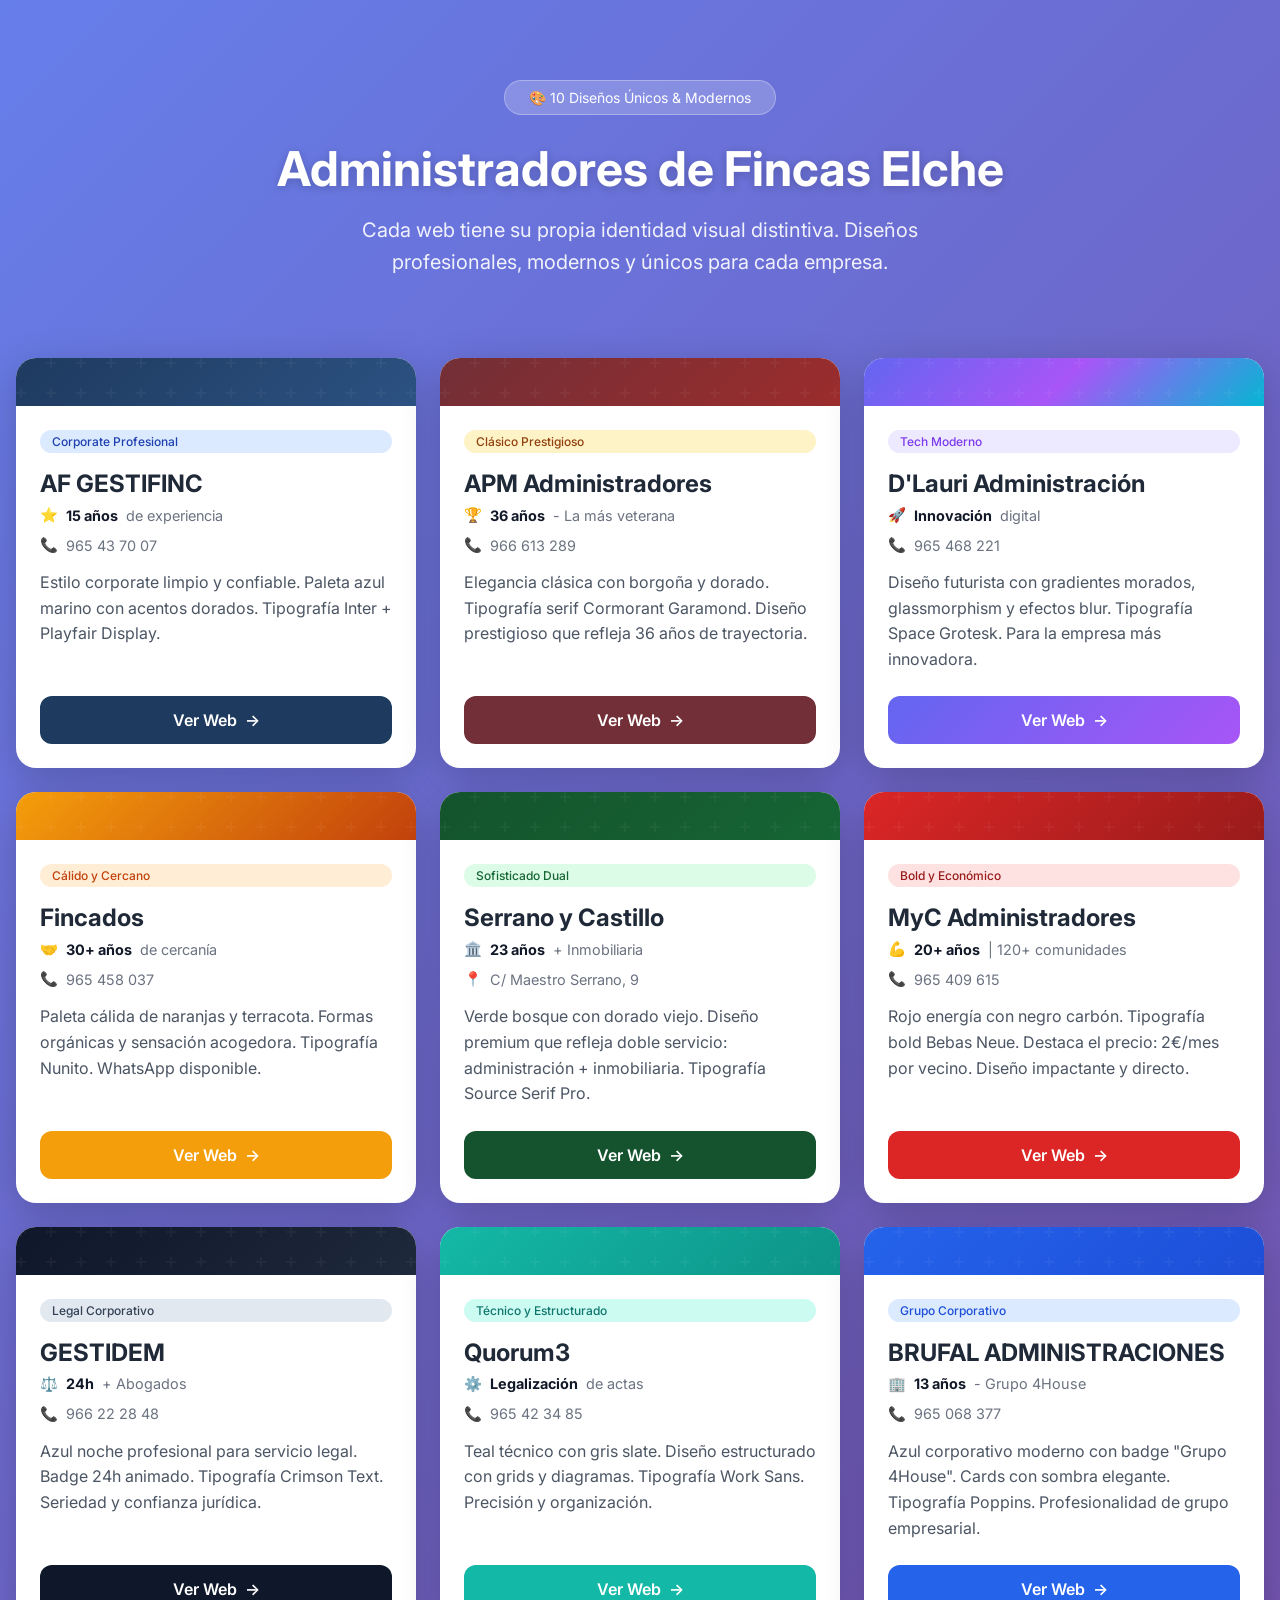
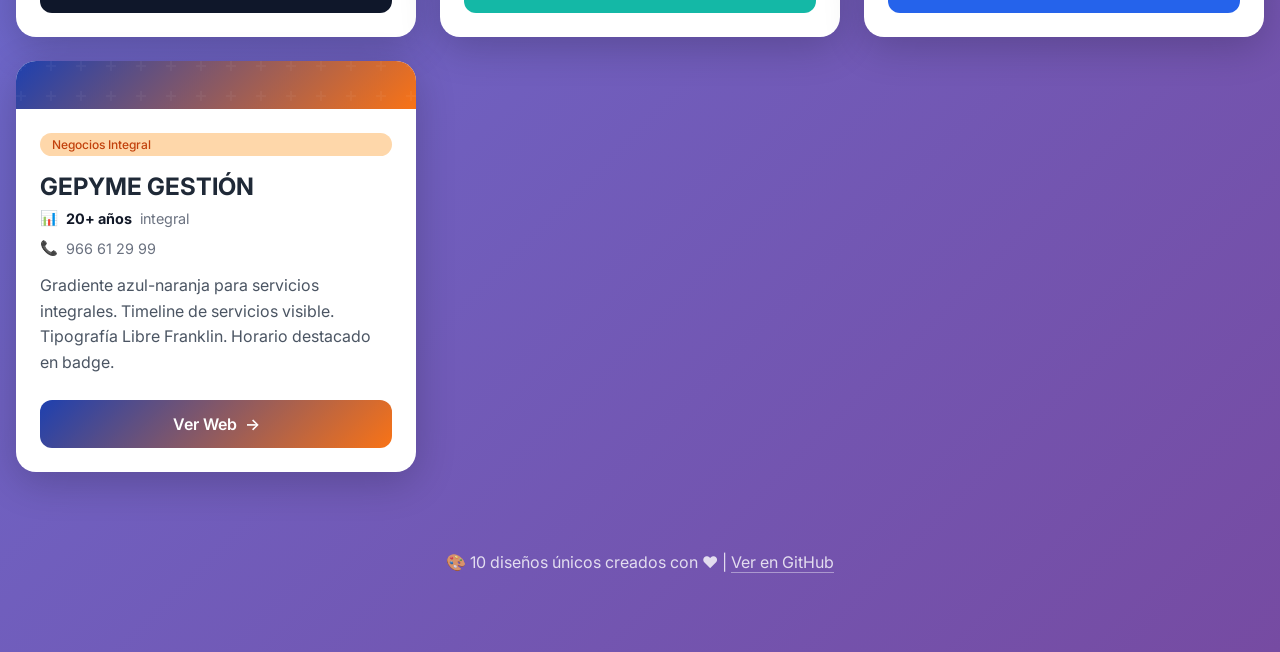
<file: index.html>
<!DOCTYPE html>
<html lang="es">
<head>
    <meta charset="UTF-8">
    <meta name="viewport" content="width=device-width, initial-scale=1.0">
    <title>Administradores de Fincas Elche - Webs Modernas 2024</title>
    <link rel="preconnect" href="https://fonts.googleapis.com">
    <link href="https://fonts.googleapis.com/css2?family=Inter:wght@300;400;500;600;700&display=swap" rel="stylesheet">
    <style>
        * {
            margin: 0;
            padding: 0;
            box-sizing: border-box;
        }
        
        body {
            font-family: 'Inter', sans-serif;
            background: linear-gradient(135deg, #667eea 0%, #764ba2 100%);
            min-height: 100vh;
            padding: 2rem 1rem;
        }
        
        .container {
            max-width: 1400px;
            margin: 0 auto;
        }
        
        .header {
            text-align: center;
            padding: 3rem 1rem;
            color: white;
        }
        
        .header h1 {
            font-size: 3rem;
            font-weight: 700;
            margin-bottom: 1rem;
            text-shadow: 0 2px 10px rgba(0,0,0,0.2);
        }
        
        .header p {
            font-size: 1.25rem;
            opacity: 0.9;
            max-width: 600px;
            margin: 0 auto;
            line-height: 1.6;
        }
        
        .badge {
            display: inline-block;
            background: rgba(255,255,255,0.2);
            backdrop-filter: blur(10px);
            padding: 0.5rem 1.5rem;
            border-radius: 50px;
            font-size: 0.875rem;
            margin-bottom: 1.5rem;
            border: 1px solid rgba(255,255,255,0.3);
        }
        
        .grid {
            display: grid;
            grid-template-columns: repeat(auto-fill, minmax(350px, 1fr));
            gap: 1.5rem;
            padding: 2rem 0;
        }
        
        .card {
            background: white;
            border-radius: 20px;
            overflow: hidden;
            box-shadow: 0 10px 40px rgba(0,0,0,0.2);
            transition: transform 0.3s, box-shadow 0.3s;
            display: flex;
            flex-direction: column;
        }
        
        .card:hover {
            transform: translateY(-8px);
            box-shadow: 0 20px 60px rgba(0,0,0,0.3);
        }
        
        .card-header {
            padding: 1.5rem;
            color: white;
            position: relative;
        }
        
        .card-header::before {
            content: '';
            position: absolute;
            top: 0;
            left: 0;
            right: 0;
            bottom: 0;
            opacity: 0.1;
            background-image: url("data:image/svg+xml,%3Csvg width='60' height='60' viewBox='0 0 60 60' xmlns='http://www.w3.org/2000/svg'%3E%3Cg fill='none' fill-rule='evenodd'%3E%3Cg fill='%23ffffff' fill-opacity='0.4'%3E%3Cpath d='M36 34v-4h-2v4h-4v2h4v4h2v-4h4v-2h-4zm0-30V0h-2v4h-4v2h4v4h2V6h4V4h-4zM6 34v-4H4v4H0v2h4v4h2v-4h4v-2H6zM6 4V0H4v4H0v2h4v4h2V6h4V4H6z'/%3E%3C/g%3E%3C/g%3E%3C/svg%3E");
        }
        
        /* Unique colors for each company */
        .card-1 .card-header { background: linear-gradient(135deg, #1e3a5f 0%, #2c5282 100%); } /* AF GESTIFINC - Corporate Blue */
        .card-2 .card-header { background: linear-gradient(135deg, #722f37 0%, #9b2c2c 100%); } /* APM - Burgundy Gold */
        .card-3 .card-header { background: linear-gradient(135deg, #6366f1 0%, #a855f7 50%, #06b6d4 100%); } /* D'Lauri - Tech Purple */
        .card-4 .card-header { background: linear-gradient(135deg, #f59e0b 0%, #c2410c 100%); } /* Fincados - Warm Orange */
        .card-5 .card-header { background: linear-gradient(135deg, #14532d 0%, #166534 100%); } /* Serrano - Forest Green */
        .card-6 .card-header { background: linear-gradient(135deg, #dc2626 0%, #991b1b 100%); } /* MyC - Bold Red */
        .card-7 .card-header { background: linear-gradient(135deg, #0f172a 0%, #1e293b 100%); } /* GESTIDEM - Night Blue */
        .card-8 .card-header { background: linear-gradient(135deg, #14b8a6 0%, #0d9488 100%); } /* Quorum3 - Teal */
        .card-9 .card-header { background: linear-gradient(135deg, #2563eb 0%, #1d4ed8 100%); } /* BRUFAL - Corporate */
        .card-10 .card-header { background: linear-gradient(135deg, #1e40af 0%, #f97316 100%); } /* GEPYME - Business */
        
        .card-content {
            padding: 1.5rem;
            flex-grow: 1;
            display: flex;
            flex-direction: column;
        }
        
        .company-name {
            font-size: 1.5rem;
            font-weight: 700;
            color: #1f2937;
            margin-bottom: 0.5rem;
        }
        
        .style-tag {
            display: inline-block;
            padding: 0.25rem 0.75rem;
            border-radius: 20px;
            font-size: 0.75rem;
            font-weight: 500;
            margin-bottom: 1rem;
        }
        
        .card-1 .style-tag { background: #dbeafe; color: #1e40af; }
        .card-2 .style-tag { background: #fef3c7; color: #92400e; }
        .card-3 .style-tag { background: #ede9fe; color: #7c3aed; }
        .card-4 .style-tag { background: #ffedd5; color: #c2410c; }
        .card-5 .style-tag { background: #dcfce7; color: #166534; }
        .card-6 .style-tag { background: #fee2e2; color: #991b1b; }
        .card-7 .style-tag { background: #e2e8f0; color: #334155; }
        .card-8 .style-tag { background: #ccfbf1; color: #0f766e; }
        .card-9 .style-tag { background: #dbeafe; color: #1d4ed8; }
        .card-10 .style-tag { background: #fed7aa; color: #c2410c; }
        
        .experience {
            display: flex;
            align-items: center;
            gap: 0.5rem;
            color: #6b7280;
            font-size: 0.9rem;
            margin-bottom: 0.75rem;
        }
        
        .experience strong {
            color: #111827;
        }
        
        .phone {
            display: flex;
            align-items: center;
            gap: 0.5rem;
            color: #6b7280;
            font-size: 0.9rem;
            margin-bottom: 1rem;
        }
        
        .description {
            color: #4b5563;
            line-height: 1.6;
            margin-bottom: 1.5rem;
            flex-grow: 1;
        }
        
        .btn-view {
            display: inline-flex;
            align-items: center;
            justify-content: center;
            gap: 0.5rem;
            padding: 0.875rem 1.5rem;
            border-radius: 12px;
            font-weight: 600;
            text-decoration: none;
            transition: all 0.3s;
            width: 100%;
        }
        
        .card-1 .btn-view { background: #1e3a5f; color: white; }
        .card-1 .btn-view:hover { background: #1e40af; }
        
        .card-2 .btn-view { background: #722f37; color: white; }
        .card-2 .btn-view:hover { background: #7f1d1d; }
        
        .card-3 .btn-view { background: linear-gradient(135deg, #6366f1, #a855f7); color: white; }
        .card-3 .btn-view:hover { opacity: 0.9; }
        
        .card-4 .btn-view { background: #f59e0b; color: white; }
        .card-4 .btn-view:hover { background: #d97706; }
        
        .card-5 .btn-view { background: #14532d; color: white; }
        .card-5 .btn-view:hover { background: #166534; }
        
        .card-6 .btn-view { background: #dc2626; color: white; }
        .card-6 .btn-view:hover { background: #b91c1c; }
        
        .card-7 .btn-view { background: #0f172a; color: white; }
        .card-7 .btn-view:hover { background: #1e293b; }
        
        .card-8 .btn-view { background: #14b8a6; color: white; }
        .card-8 .btn-view:hover { background: #0d9488; }
        
        .card-9 .btn-view { background: #2563eb; color: white; }
        .card-9 .btn-view:hover { background: #1d4ed8; }
        
        .card-10 .btn-view { background: linear-gradient(135deg, #1e40af, #f97316); color: white; }
        .card-10 .btn-view:hover { opacity: 0.9; }
        
        footer {
            text-align: center;
            padding: 3rem 1rem;
            color: white;
            opacity: 0.8;
        }
        
        footer a {
            color: white;
            text-decoration: none;
            border-bottom: 1px solid rgba(255,255,255,0.5);
        }
        
        @media (max-width: 768px) {
            .header h1 {
                font-size: 2rem;
            }
            .grid {
                grid-template-columns: 1fr;
            }
        }
    </style>
</head>
<body>
    <div class="container">
        <header class="header">
            <div class="badge">🎨 10 Diseños Únicos & Modernos</div>
            <h1>Administradores de Fincas Elche</h1>
            <p>Cada web tiene su propia identidad visual distintiva. Diseños profesionales, modernos y únicos para cada empresa.</p>
        </header>

        <div class="grid">
            <!-- AF GESTIFINC -->
            <div class="card card-1">
                <div class="card-header"></div>
                <div class="card-content">
                    <span class="style-tag">Corporate Profesional</span>
                    <h2 class="company-name">AF GESTIFINC</h2>
                    <div class="experience">
                        <span>⭐</span>
                        <strong>15 años</strong> de experiencia
                    </div>
                    <div class="phone">
                        <span>📞</span>
                        965 43 70 07
                    </div>
                    <p class="description">Estilo corporate limpio y confiable. Paleta azul marino con acentos dorados. Tipografía Inter + Playfair Display.</p>
                    
                    <a href="admin-1.html" class="btn-view">
                        Ver Web <span>→</span>
                    </a>
                </div>
            </div>

            <!-- APM Administradores -->
            <div class="card card-2">
                <div class="card-header"></div>
                <div class="card-content">
                    <span class="style-tag">Clásico Prestigioso</span>
                    <h2 class="company-name">APM Administradores</h2>
                    <div class="experience">
                        <span>🏆</span>
                        <strong>36 años</strong> - La más veterana
                    </div>
                    <div class="phone">
                        <span>📞</span>
                        966 613 289
                    </div>
                    <p class="description">Elegancia clásica con borgoña y dorado. Tipografía serif Cormorant Garamond. Diseño prestigioso que refleja 36 años de trayectoria.</p>
                    
                    <a href="admin-2.html" class="btn-view">
                        Ver Web <span>→</span>
                    </a>
                </div>
            </div>

            <!-- D'Lauri -->
            <div class="card card-3">
                <div class="card-header"></div>
                <div class="card-content">
                    <span class="style-tag">Tech Moderno</span>
                    <h2 class="company-name">D'Lauri Administración</h2>
                    <div class="experience">
                        <span>🚀</span>
                        <strong>Innovación</strong> digital
                    </div>
                    <div class="phone">
                        <span>📞</span>
                        965 468 221
                    </div>
                    <p class="description">Diseño futurista con gradientes morados, glassmorphism y efectos blur. Tipografía Space Grotesk. Para la empresa más innovadora.</p>
                    
                    <a href="admin-3.html" class="btn-view">
                        Ver Web <span>→</span>
                    </a>
                </div>
            </div>

            <!-- Fincados -->
            <div class="card card-4">
                <div class="card-header"></div>
                <div class="card-content">
                    <span class="style-tag">Cálido y Cercano</span>
                    <h2 class="company-name">Fincados</h2>
                    <div class="experience">
                        <span>🤝</span>
                        <strong>30+ años</strong> de cercanía
                    </div>
                    <div class="phone">
                        <span>📞</span>
                        965 458 037
                    </div>
                    <p class="description">Paleta cálida de naranjas y terracota. Formas orgánicas y sensación acogedora. Tipografía Nunito. WhatsApp disponible.</p>
                    
                    <a href="admin-4.html" class="btn-view">
                        Ver Web <span>→</span>
                    </a>
                </div>
            </div>

            <!-- Serrano y Castillo -->
            <div class="card card-5">
                <div class="card-header"></div>
                <div class="card-content">
                    <span class="style-tag">Sofisticado Dual</span>
                    <h2 class="company-name">Serrano y Castillo</h2>
                    <div class="experience">
                        <span>🏛️</span>
                        <strong>23 años</strong> + Inmobiliaria
                    </div>
                    <div class="phone">
                        <span>📍</span>
                        C/ Maestro Serrano, 9
                    </div>
                    <p class="description">Verde bosque con dorado viejo. Diseño premium que refleja doble servicio: administración + inmobiliaria. Tipografía Source Serif Pro.</p>
                    
                    <a href="admin-5.html" class="btn-view">
                        Ver Web <span>→</span>
                    </a>
                </div>
            </div>

            <!-- MyC Administradores -->
            <div class="card card-6">
                <div class="card-header"></div>
                <div class="card-content">
                    <span class="style-tag">Bold y Económico</span>
                    <h2 class="company-name">MyC Administradores</h2>
                    <div class="experience">
                        <span>💪</span>
                        <strong>20+ años</strong> | 120+ comunidades
                    </div>
                    <div class="phone">
                        <span>📞</span>
                        965 409 615
                    </div>
                    <p class="description">Rojo energía con negro carbón. Tipografía bold Bebas Neue. Destaca el precio: 2€/mes por vecino. Diseño impactante y directo.</p>
                    
                    <a href="admin-6.html" class="btn-view">
                        Ver Web <span>→</span>
                    </a>
                </div>
            </div>

            <!-- GESTIDEM -->
            <div class="card card-7">
                <div class="card-header"></div>
                <div class="card-content">
                    <span class="style-tag">Legal Corporativo</span>
                    <h2 class="company-name">GESTIDEM</h2>
                    <div class="experience">
                        <span>⚖️</span>
                        <strong>24h</strong> + Abogados
                    </div>
                    <div class="phone">
                        <span>📞</span>
                        966 22 28 48
                    </div>
                    <p class="description">Azul noche profesional para servicio legal. Badge 24h animado. Tipografía Crimson Text. Seriedad y confianza jurídica.</p>
                    
                    <a href="admin-7.html" class="btn-view">
                        Ver Web <span>→</span>
                    </a>
                </div>
            </div>

            <!-- Quorum3 -->
            <div class="card card-8">
                <div class="card-header"></div>
                <div class="card-content">
                    <span class="style-tag">Técnico y Estructurado</span>
                    <h2 class="company-name">Quorum3</h2>
                    <div class="experience">
                        <span>⚙️</span>
                        <strong>Legalización</strong> de actas
                    </div>
                    <div class="phone">
                        <span>📞</span>
                        965 42 34 85
                    </div>
                    <p class="description">Teal técnico con gris slate. Diseño estructurado con grids y diagramas. Tipografía Work Sans. Precisión y organización.</p>
                    
                    <a href="admin-8.html" class="btn-view">
                        Ver Web <span>→</span>
                    </a>
                </div>
            </div>

            <!-- BRUFAL -->
            <div class="card card-9">
                <div class="card-header"></div>
                <div class="card-content">
                    <span class="style-tag">Grupo Corporativo</span>
                    <h2 class="company-name">BRUFAL ADMINISTRACIONES</h2>
                    <div class="experience">
                        <span>🏢</span>
                        <strong>13 años</strong> - Grupo 4House
                    </div>
                    <div class="phone">
                        <span>📞</span>
                        965 068 377
                    </div>
                    <p class="description">Azul corporativo moderno con badge "Grupo 4House". Cards con sombra elegante. Tipografía Poppins. Profesionalidad de grupo empresarial.</p>
                    
                    <a href="admin-9.html" class="btn-view">
                        Ver Web <span>→</span>
                    </a>
                </div>
            </div>

            <!-- GEPYME -->
            <div class="card card-10">
                <div class="card-header"></div>
                <div class="card-content">
                    <span class="style-tag">Negocios Integral</span>
                    <h2 class="company-name">GEPYME GESTIÓN</h2>
                    <div class="experience">
                        <span>📊</span>
                        <strong>20+ años</strong> integral
                    </div>
                    <div class="phone">
                        <span>📞</span>
                        966 61 29 99
                    </div>
                    <p class="description">Gradiente azul-naranja para servicios integrales. Timeline de servicios visible. Tipografía Libre Franklin. Horario destacado en badge.</p>
                    
                    <a href="admin-10.html" class="btn-view">
                        Ver Web <span>→</span>
                    </a>
                </div>
            </div>
        </div>

        <footer>
            <p>🎨 10 diseños únicos creados con ❤️ | <a href="https://github.com/nexoflow-spain/admin-fincas-elche" target="_blank">Ver en GitHub</a></p>
        </footer>
    </div>
</body>
</html>
</file>
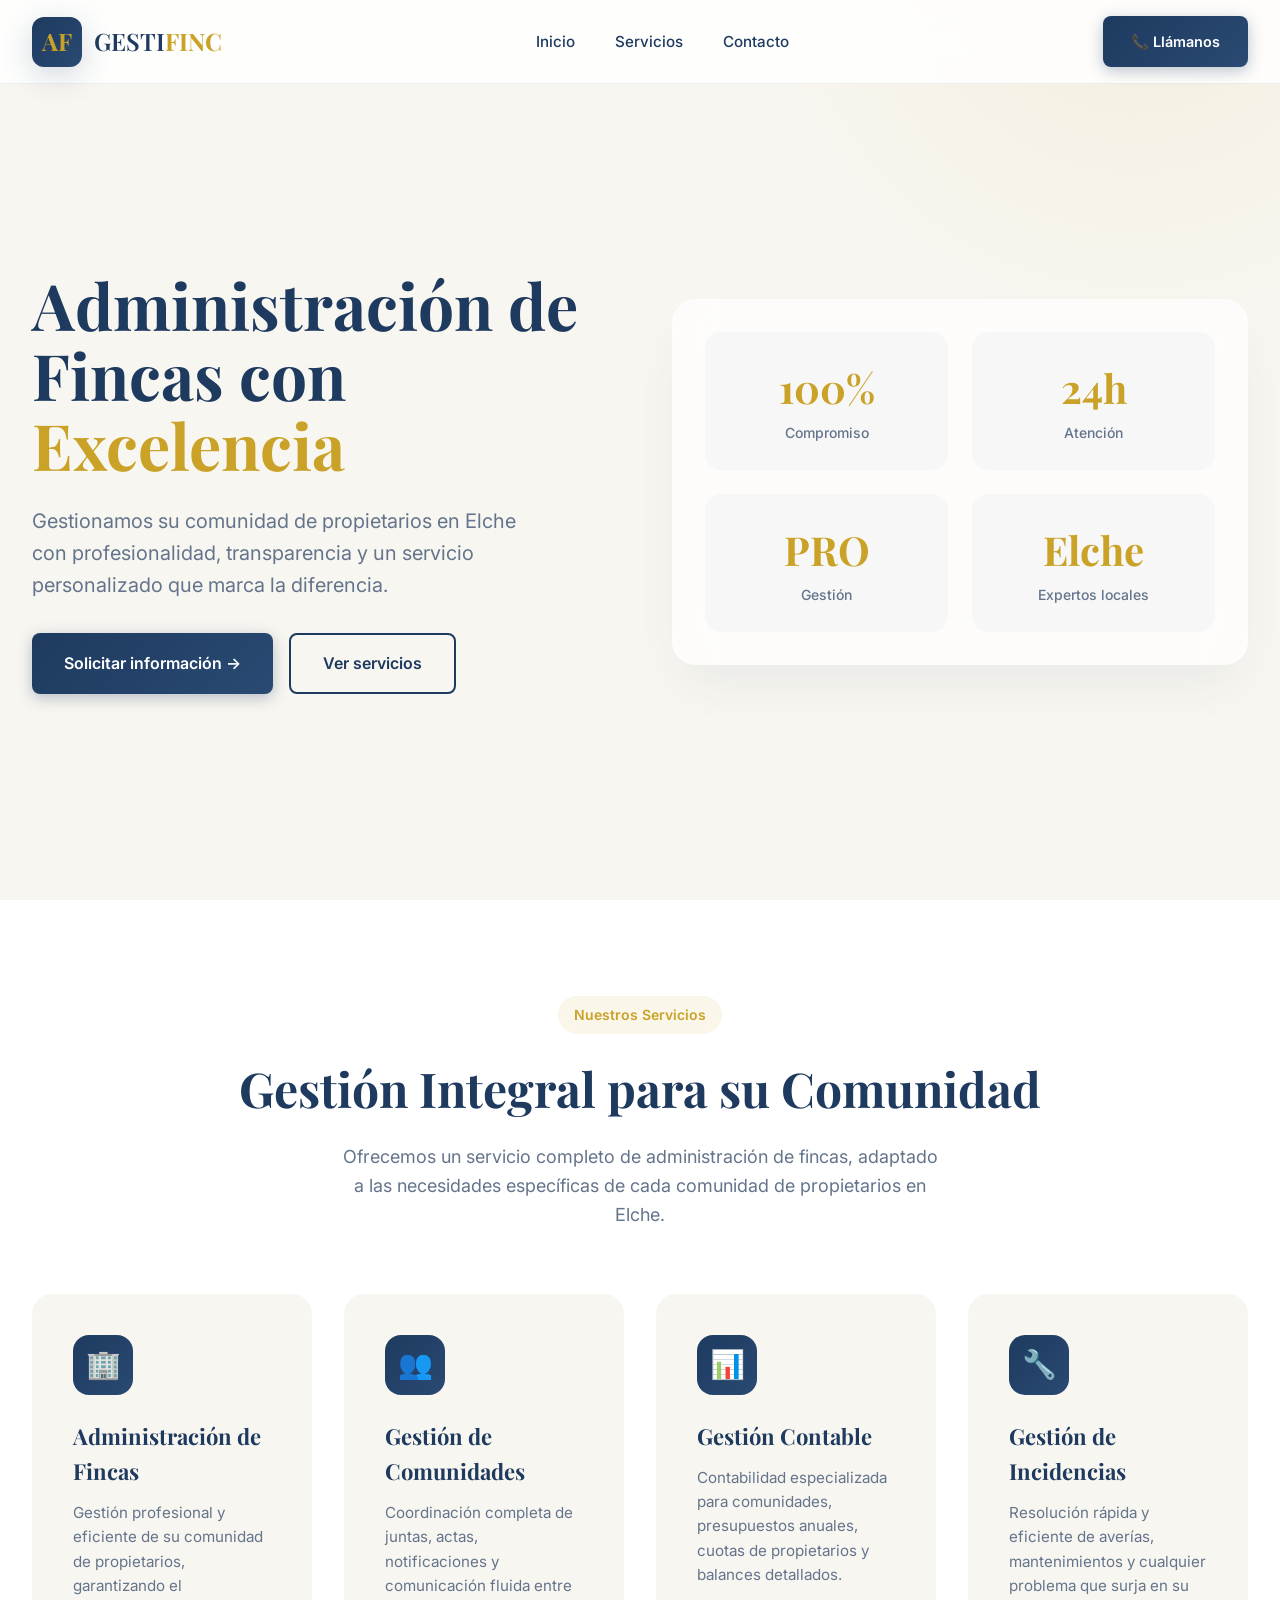
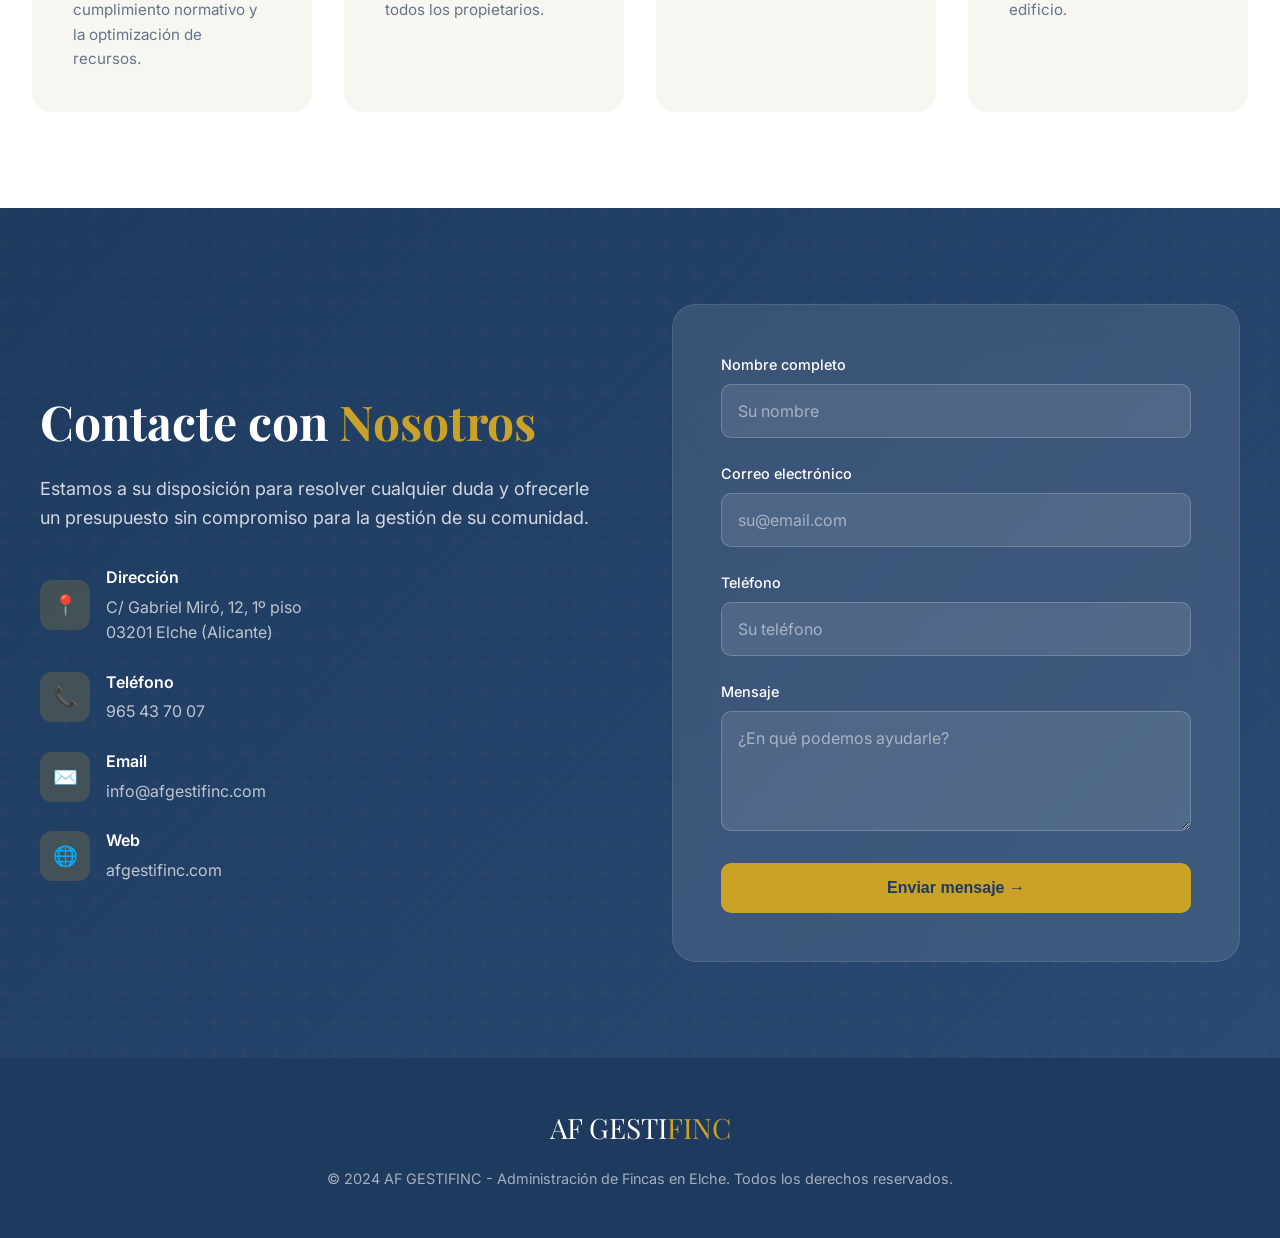
<file: admin-1.html>
<!DOCTYPE html>
<html lang="es">
<head>
    <meta charset="UTF-8">
    <meta name="viewport" content="width=device-width, initial-scale=1.0">
    <meta name="description" content="AF GESTIFINC - Administración de fincas en Elche. Gestión integral de comunidades de propietarios con profesionalidad y confianza.">
    <meta name="keywords" content="administración fincas, Elche, comunidades propietarios, gestión fincas, AF GESTIFINC">
    <meta name="author" content="AF GESTIFINC">
    <meta name="theme-color" content="#1e3a5f">
    <meta property="og:title" content="AF GESTIFINC | Administración de Fincas en Elche">
    <meta property="og:description" content="Gestión profesional de comunidades de propietarios en Elche desde hace años.">
    <meta property="og:type" content="website">
    <title>AF GESTIFINC | Administración Profesional de Fincas en Elche</title>
    <link rel="preconnect" href="https://fonts.googleapis.com">
    <link rel="preconnect" href="https://fonts.gstatic.com" crossorigin>
    <link href="https://fonts.googleapis.com/css2?family=Inter:wght@300;400;500;600;700&family=Playfair+Display:wght@400;500;600;700&display=swap" rel="stylesheet">
    <style>
        :root {
            --navy: #1e3a5f;
            --navy-light: #2a4a73;
            --gold: #c9a227;
            --gold-light: #d4b43a;
            --white: #ffffff;
            --cream: #f8f6f1;
            --gray: #64748b;
            --shadow: rgba(30, 58, 95, 0.08);
        }
        
        * {
            margin: 0;
            padding: 0;
            box-sizing: border-box;
        }
        
        html {
            scroll-behavior: smooth;
        }
        
        body {
            font-family: 'Inter', sans-serif;
            background: var(--cream);
            color: var(--navy);
            line-height: 1.6;
            overflow-x: hidden;
        }
        
        /* Glassmorphism Header */
        header {
            position: fixed;
            top: 0;
            left: 0;
            right: 0;
            z-index: 1000;
            background: rgba(255, 255, 255, 0.85);
            backdrop-filter: blur(20px);
            -webkit-backdrop-filter: blur(20px);
            border-bottom: 1px solid rgba(30, 58, 95, 0.08);
            transition: all 0.3s ease;
        }
        
        header.scrolled {
            background: rgba(255, 255, 255, 0.95);
            box-shadow: 0 4px 30px var(--shadow);
        }
        
        nav {
            max-width: 1400px;
            margin: 0 auto;
            padding: 1rem 2rem;
            display: flex;
            justify-content: space-between;
            align-items: center;
        }
        
        .logo {
            display: flex;
            align-items: center;
            gap: 0.75rem;
        }
        
        .logo-icon {
            width: 50px;
            height: 50px;
            background: linear-gradient(135deg, var(--navy) 0%, var(--navy-light) 100%);
            border-radius: 12px;
            display: flex;
            align-items: center;
            justify-content: center;
            font-family: 'Playfair Display', serif;
            font-weight: 700;
            font-size: 1.5rem;
            color: var(--gold);
            box-shadow: 0 8px 32px rgba(30, 58, 95, 0.2);
        }
        
        .logo-text {
            font-family: 'Playfair Display', serif;
            font-size: 1.5rem;
            font-weight: 600;
            color: var(--navy);
        }
        
        .logo-text span {
            color: var(--gold);
            font-weight: 700;
        }
        
        .nav-links {
            display: flex;
            gap: 2.5rem;
            list-style: none;
        }
        
        .nav-links a {
            text-decoration: none;
            color: var(--navy);
            font-weight: 500;
            font-size: 0.95rem;
            position: relative;
            padding: 0.5rem 0;
            transition: color 0.3s ease;
        }
        
        .nav-links a::after {
            content: '';
            position: absolute;
            bottom: 0;
            left: 0;
            width: 0;
            height: 2px;
            background: var(--gold);
            transition: width 0.3s ease;
        }
        
        .nav-links a:hover::after {
            width: 100%;
        }
        
        .nav-links a:hover {
            color: var(--gold);
        }
        
        .cta-btn {
            background: linear-gradient(135deg, var(--navy) 0%, var(--navy-light) 100%);
            color: var(--white);
            padding: 0.875rem 1.75rem;
            border-radius: 8px;
            text-decoration: none;
            font-weight: 600;
            font-size: 0.9rem;
            transition: all 0.3s ease;
            box-shadow: 0 4px 15px rgba(30, 58, 95, 0.3);
        }
        
        .cta-btn:hover {
            transform: translateY(-2px);
            box-shadow: 0 8px 25px rgba(30, 58, 95, 0.4);
        }
        
        .mobile-menu {
            display: none;
            flex-direction: column;
            gap: 5px;
            cursor: pointer;
            padding: 10px;
        }
        
        .mobile-menu span {
            width: 25px;
            height: 2px;
            background: var(--navy);
            transition: all 0.3s ease;
        }
        
        /* Hero Section */
        .hero {
            min-height: 100vh;
            display: flex;
            align-items: center;
            padding: 8rem 2rem 4rem;
            position: relative;
            overflow: hidden;
        }
        
        .hero::before {
            content: '';
            position: absolute;
            top: -50%;
            right: -20%;
            width: 800px;
            height: 800px;
            background: radial-gradient(circle, rgba(201, 162, 39, 0.1) 0%, transparent 70%);
            animation: pulse 8s ease-in-out infinite;
        }
        
        @keyframes pulse {
            0%, 100% { transform: scale(1); opacity: 0.5; }
            50% { transform: scale(1.1); opacity: 0.8; }
        }
        
        .hero-container {
            max-width: 1400px;
            margin: 0 auto;
            display: grid;
            grid-template-columns: 1fr 1fr;
            gap: 4rem;
            align-items: center;
        }
        
        .hero-content h1 {
            font-family: 'Playfair Display', serif;
            font-size: clamp(2.5rem, 5vw, 4rem);
            font-weight: 700;
            line-height: 1.1;
            margin-bottom: 1.5rem;
            color: var(--navy);
        }
        
        .hero-content h1 span {
            color: var(--gold);
            position: relative;
        }
        
        .hero-content p {
            font-size: 1.25rem;
            color: var(--gray);
            margin-bottom: 2rem;
            max-width: 500px;
        }
        
        .hero-buttons {
            display: flex;
            gap: 1rem;
            flex-wrap: wrap;
        }
        
        .btn-primary {
            background: linear-gradient(135deg, var(--navy) 0%, var(--navy-light) 100%);
            color: var(--white);
            padding: 1rem 2rem;
            border-radius: 8px;
            text-decoration: none;
            font-weight: 600;
            display: inline-flex;
            align-items: center;
            gap: 0.5rem;
            transition: all 0.3s ease;
            box-shadow: 0 4px 15px rgba(30, 58, 95, 0.3);
        }
        
        .btn-primary:hover {
            transform: translateY(-3px);
            box-shadow: 0 8px 30px rgba(30, 58, 95, 0.4);
        }
        
        .btn-secondary {
            background: transparent;
            color: var(--navy);
            padding: 1rem 2rem;
            border-radius: 8px;
            text-decoration: none;
            font-weight: 600;
            border: 2px solid var(--navy);
            display: inline-flex;
            align-items: center;
            gap: 0.5rem;
            transition: all 0.3s ease;
        }
        
        .btn-secondary:hover {
            background: var(--navy);
            color: var(--white);
        }
        
        .hero-visual {
            position: relative;
        }
        
        .hero-card {
            background: rgba(255, 255, 255, 0.7);
            backdrop-filter: blur(20px);
            -webkit-backdrop-filter: blur(20px);
            border-radius: 24px;
            padding: 2rem;
            border: 1px solid rgba(255, 255, 255, 0.3);
            box-shadow: 0 25px 50px -12px var(--shadow);
            animation: float 6s ease-in-out infinite;
        }
        
        @keyframes float {
            0%, 100% { transform: translateY(0); }
            50% { transform: translateY(-20px); }
        }
        
        .stats-grid {
            display: grid;
            grid-template-columns: repeat(2, 1fr);
            gap: 1.5rem;
        }
        
        .stat-item {
            text-align: center;
            padding: 1.5rem;
            background: rgba(30, 58, 95, 0.03);
            border-radius: 16px;
            transition: all 0.3s ease;
        }
        
        .stat-item:hover {
            background: rgba(30, 58, 95, 0.06);
            transform: translateY(-5px);
        }
        
        .stat-number {
            font-family: 'Playfair Display', serif;
            font-size: 2.5rem;
            font-weight: 700;
            color: var(--gold);
            display: block;
        }
        
        .stat-label {
            font-size: 0.875rem;
            color: var(--gray);
            font-weight: 500;
        }
        
        /* Services Section */
        .services {
            padding: 6rem 2rem;
            background: var(--white);
        }
        
        .section-container {
            max-width: 1400px;
            margin: 0 auto;
        }
        
        .section-header {
            text-align: center;
            margin-bottom: 4rem;
        }
        
        .section-tag {
            display: inline-block;
            padding: 0.5rem 1rem;
            background: rgba(201, 162, 39, 0.1);
            color: var(--gold);
            font-weight: 600;
            font-size: 0.875rem;
            border-radius: 50px;
            margin-bottom: 1rem;
        }
        
        .section-title {
            font-family: 'Playfair Display', serif;
            font-size: clamp(2rem, 4vw, 3rem);
            color: var(--navy);
            margin-bottom: 1rem;
        }
        
        .section-subtitle {
            color: var(--gray);
            font-size: 1.125rem;
            max-width: 600px;
            margin: 0 auto;
        }
        
        .services-grid {
            display: grid;
            grid-template-columns: repeat(auto-fit, minmax(280px, 1fr));
            gap: 2rem;
        }
        
        .service-card {
            background: var(--cream);
            padding: 2.5rem;
            border-radius: 20px;
            transition: all 0.4s ease;
            border: 1px solid transparent;
        }
        
        .service-card:hover {
            transform: translateY(-10px);
            border-color: var(--gold);
            box-shadow: 0 20px 40px var(--shadow);
        }
        
        .service-icon {
            width: 60px;
            height: 60px;
            background: linear-gradient(135deg, var(--navy) 0%, var(--navy-light) 100%);
            border-radius: 16px;
            display: flex;
            align-items: center;
            justify-content: center;
            margin-bottom: 1.5rem;
            font-size: 1.75rem;
            color: var(--gold);
        }
        
        .service-card h3 {
            font-family: 'Playfair Display', serif;
            font-size: 1.375rem;
            margin-bottom: 0.75rem;
            color: var(--navy);
        }
        
        .service-card p {
            color: var(--gray);
            font-size: 0.95rem;
        }
        
        /* Contact Section */
        .contact {
            padding: 6rem 2rem;
            background: linear-gradient(135deg, var(--navy) 0%, var(--navy-light) 100%);
            position: relative;
            overflow: hidden;
        }
        
        .contact::before {
            content: '';
            position: absolute;
            top: 0;
            left: 0;
            right: 0;
            bottom: 0;
            background: url("data:image/svg+xml,%3Csvg width='60' height='60' viewBox='0 0 60 60' xmlns='http://www.w3.org/2000/svg'%3E%3Cg fill='none' fill-rule='evenodd'%3E%3Cg fill='%23c9a227' fill-opacity='0.03'%3E%3Cpath d='M36 34v-4h-2v4h-4v2h4v4h2v-4h4v-2h-4zm0-30V0h-2v4h-4v2h4v4h2V6h4V4h-4zM6 34v-4H4v4H0v2h4v4h2v-4h4v-2H6zM6 4V0H4v4H0v2h4v4h2V6h4V4H6z'/%3E%3C/g%3E%3C/g%3E%3C/svg%3E");
        }
        
        .contact-container {
            max-width: 1200px;
            margin: 0 auto;
            position: relative;
            z-index: 1;
        }
        
        .contact-grid {
            display: grid;
            grid-template-columns: 1fr 1fr;
            gap: 4rem;
            align-items: center;
        }
        
        .contact-content h2 {
            font-family: 'Playfair Display', serif;
            font-size: clamp(2rem, 4vw, 3rem);
            color: var(--white);
            margin-bottom: 1rem;
        }
        
        .contact-content h2 span {
            color: var(--gold);
        }
        
        .contact-content p {
            color: rgba(255, 255, 255, 0.8);
            font-size: 1.125rem;
            margin-bottom: 2rem;
        }
        
        .contact-info {
            display: flex;
            flex-direction: column;
            gap: 1.5rem;
        }
        
        .contact-item {
            display: flex;
            align-items: center;
            gap: 1rem;
            color: var(--white);
        }
        
        .contact-item-icon {
            width: 50px;
            height: 50px;
            background: rgba(201, 162, 39, 0.2);
            border-radius: 12px;
            display: flex;
            align-items: center;
            justify-content: center;
            font-size: 1.25rem;
            color: var(--gold);
        }
        
        .contact-item-text strong {
            display: block;
            font-weight: 600;
            margin-bottom: 0.25rem;
        }
        
        .contact-item-text span, .contact-item-text a {
            color: rgba(255, 255, 255, 0.7);
            text-decoration: none;
            transition: color 0.3s ease;
        }
        
        .contact-item-text a:hover {
            color: var(--gold);
        }
        
        .contact-form {
            background: rgba(255, 255, 255, 0.1);
            backdrop-filter: blur(20px);
            -webkit-backdrop-filter: blur(20px);
            padding: 3rem;
            border-radius: 24px;
            border: 1px solid rgba(255, 255, 255, 0.1);
        }
        
        .form-group {
            margin-bottom: 1.5rem;
        }
        
        .form-group label {
            display: block;
            color: var(--white);
            font-weight: 500;
            margin-bottom: 0.5rem;
            font-size: 0.9rem;
        }
        
        .form-group input,
        .form-group textarea {
            width: 100%;
            padding: 1rem;
            border: 1px solid rgba(255, 255, 255, 0.2);
            border-radius: 10px;
            background: rgba(255, 255, 255, 0.1);
            color: var(--white);
            font-family: inherit;
            font-size: 1rem;
            transition: all 0.3s ease;
        }
        
        .form-group input::placeholder,
        .form-group textarea::placeholder {
            color: rgba(255, 255, 255, 0.5);
        }
        
        .form-group input:focus,
        .form-group textarea:focus {
            outline: none;
            border-color: var(--gold);
            background: rgba(255, 255, 255, 0.15);
        }
        
        .form-group textarea {
            min-height: 120px;
            resize: vertical;
        }
        
        .submit-btn {
            width: 100%;
            padding: 1rem;
            background: var(--gold);
            color: var(--navy);
            border: none;
            border-radius: 10px;
            font-weight: 700;
            font-size: 1rem;
            cursor: pointer;
            transition: all 0.3s ease;
        }
        
        .submit-btn:hover {
            background: var(--gold-light);
            transform: translateY(-2px);
            box-shadow: 0 10px 30px rgba(201, 162, 39, 0.3);
        }
        
        /* Footer */
        footer {
            background: var(--navy);
            color: var(--white);
            padding: 3rem 2rem;
            text-align: center;
        }
        
        .footer-content {
            max-width: 1400px;
            margin: 0 auto;
        }
        
        .footer-logo {
            font-family: 'Playfair Display', serif;
            font-size: 1.75rem;
            margin-bottom: 1rem;
        }
        
        .footer-logo span {
            color: var(--gold);
        }
        
        .footer-text {
            color: rgba(255, 255, 255, 0.6);
            font-size: 0.9rem;
        }
        
        /* Mobile Responsive */
        @media (max-width: 1024px) {
            .hero-container,
            .contact-grid {
                grid-template-columns: 1fr;
                gap: 3rem;
            }
            
            .hero {
                padding-top: 7rem;
            }
            
            .hero-visual {
                order: -1;
            }
            
            .nav-links {
                display: none;
            }
            
            .mobile-menu {
                display: flex;
            }
            
            .cta-btn {
                display: none;
            }
        }
        
        @media (max-width: 768px) {
            .hero-content h1 {
                font-size: 2.5rem;
            }
            
            .stats-grid {
                grid-template-columns: 1fr 1fr;
            }
            
            .services-grid {
                grid-template-columns: 1fr;
            }
            
            .contact-form {
                padding: 2rem;
            }
            
            .hero-buttons {
                flex-direction: column;
            }
            
            .btn-primary,
            .btn-secondary {
                width: 100%;
                justify-content: center;
            }
        }
    </style>
</head>
<body>
    <header id="header">
        <nav>
            <div class="logo">
                <div class="logo-icon">AF</div>
                <div class="logo-text">GESTI<span>FINC</span></div>
            </div>
            <ul class="nav-links">
                <li><a href="#inicio">Inicio</a></li>
                <li><a href="#servicios">Servicios</a></li>
                <li><a href="#contacto">Contacto</a></li>
            </ul>
            <a href="tel:965437007" class="cta-btn">📞 Llámanos</a>
            <div class="mobile-menu">
                <span></span>
                <span></span>
                <span></span>
            </div>
        </nav>
    </header>

    <section class="hero" id="inicio">
        <div class="hero-container">
            <div class="hero-content">
                <h1>Administración de Fincas con <span>Excelencia</span></h1>
                <p>Gestionamos su comunidad de propietarios en Elche con profesionalidad, transparencia y un servicio personalizado que marca la diferencia.</p>
                <div class="hero-buttons">
                    <a href="#contacto" class="btn-primary">
                        Solicitar información →
                    </a>
                    <a href="#servicios" class="btn-secondary">
                        Ver servicios
                    </a>
                </div>
            </div>
            <div class="hero-visual">
                <div class="hero-card">
                    <div class="stats-grid">
                        <div class="stat-item">
                            <span class="stat-number">100%</span>
                            <span class="stat-label">Compromiso</span>
                        </div>
                        <div class="stat-item">
                            <span class="stat-number">24h</span>
                            <span class="stat-label">Atención</span>
                        </div>
                        <div class="stat-item">
                            <span class="stat-number">PRO</span>
                            <span class="stat-label">Gestión</span>
                        </div>
                        <div class="stat-item">
                            <span class="stat-number">Elche</span>
                            <span class="stat-label">Expertos locales</span>
                        </div>
                    </div>
                </div>
            </div>
        </div>
    </section>

    <section class="services" id="servicios">
        <div class="section-container">
            <div class="section-header">
                <span class="section-tag">Nuestros Servicios</span>
                <h2 class="section-title">Gestión Integral para su Comunidad</h2>
                <p class="section-subtitle">Ofrecemos un servicio completo de administración de fincas, adaptado a las necesidades específicas de cada comunidad de propietarios en Elche.</p>
            </div>
            <div class="services-grid">
                <div class="service-card">
                    <div class="service-icon">🏢</div>
                    <h3>Administración de Fincas</h3>
                    <p>Gestión profesional y eficiente de su comunidad de propietarios, garantizando el cumplimiento normativo y la optimización de recursos.</p>
                </div>
                <div class="service-card">
                    <div class="service-icon">👥</div>
                    <h3>Gestión de Comunidades</h3>
                    <p>Coordinación completa de juntas, actas, notificaciones y comunicación fluida entre todos los propietarios.</p>
                </div>
                <div class="service-card">
                    <div class="service-icon">📊</div>
                    <h3>Gestión Contable</h3>
                    <p>Contabilidad especializada para comunidades, presupuestos anuales, cuotas de propietarios y balances detallados.</p>
                </div>
                <div class="service-card">
                    <div class="service-icon">🔧</div>
                    <h3>Gestión de Incidencias</h3>
                    <p>Resolución rápida y eficiente de averías, mantenimientos y cualquier problema que surja en su edificio.</p>
                </div>
            </div>
        </div>
    </section>

    <section class="contact" id="contacto">
        <div class="contact-container">
            <div class="contact-grid">
                <div class="contact-content">
                    <h2>Contacte con <span>Nosotros</span></h2>
                    <p>Estamos a su disposición para resolver cualquier duda y ofrecerle un presupuesto sin compromiso para la gestión de su comunidad.</p>
                    <div class="contact-info">
                        <div class="contact-item">
                            <div class="contact-item-icon">📍</div>
                            <div class="contact-item-text">
                                <strong>Dirección</strong>
                                <span>C/ Gabriel Miró, 12, 1º piso<br>03201 Elche (Alicante)</span>
                            </div>
                        </div>
                        <div class="contact-item">
                            <div class="contact-item-icon">📞</div>
                            <div class="contact-item-text">
                                <strong>Teléfono</strong>
                                <a href="tel:965437007">965 43 70 07</a>
                            </div>
                        </div>
                        <div class="contact-item">
                            <div class="contact-item-icon">✉️</div>
                            <div class="contact-item-text">
                                <strong>Email</strong>
                                <a href="mailto:info@afgestifinc.com">info@afgestifinc.com</a>
                            </div>
                        </div>
                        <div class="contact-item">
                            <div class="contact-item-icon">🌐</div>
                            <div class="contact-item-text">
                                <strong>Web</strong>
                                <a href="https://afgestifinc.com" target="_blank">afgestifinc.com</a>
                            </div>
                        </div>
                    </div>
                </div>
                <div class="contact-form">
                    <form>
                        <div class="form-group">
                            <label for="nombre">Nombre completo</label>
                            <input type="text" id="nombre" name="nombre" placeholder="Su nombre" required>
                        </div>
                        <div class="form-group">
                            <label for="email">Correo electrónico</label>
                            <input type="email" id="email" name="email" placeholder="su@email.com" required>
                        </div>
                        <div class="form-group">
                            <label for="telefono">Teléfono</label>
                            <input type="tel" id="telefono" name="telefono" placeholder="Su teléfono">
                        </div>
                        <div class="form-group">
                            <label for="mensaje">Mensaje</label>
                            <textarea id="mensaje" name="mensaje" placeholder="¿En qué podemos ayudarle?"></textarea>
                        </div>
                        <button type="submit" class="submit-btn">Enviar mensaje →</button>
                    </form>
                </div>
            </div>
        </div>
    </section>

    <footer>
        <div class="footer-content">
            <div class="footer-logo">AF GESTI<span>FINC</span></div>
            <p class="footer-text">© 2024 AF GESTIFINC - Administración de Fincas en Elche. Todos los derechos reservados.</p>
        </div>
    </footer>

    <script>
        // Header scroll effect
        window.addEventListener('scroll', () => {
            const header = document.getElementById('header');
            if (window.scrollY > 50) {
                header.classList.add('scrolled');
            } else {
                header.classList.remove('scrolled');
            }
        });

        // Smooth scroll for navigation
        document.querySelectorAll('a[href^="#"]').forEach(anchor => {
            anchor.addEventListener('click', function (e) {
                e.preventDefault();
                document.querySelector(this.getAttribute('href')).scrollIntoView({
                    behavior: 'smooth'
                });
            });
        });
    </script>
</body>
</html>
</file>
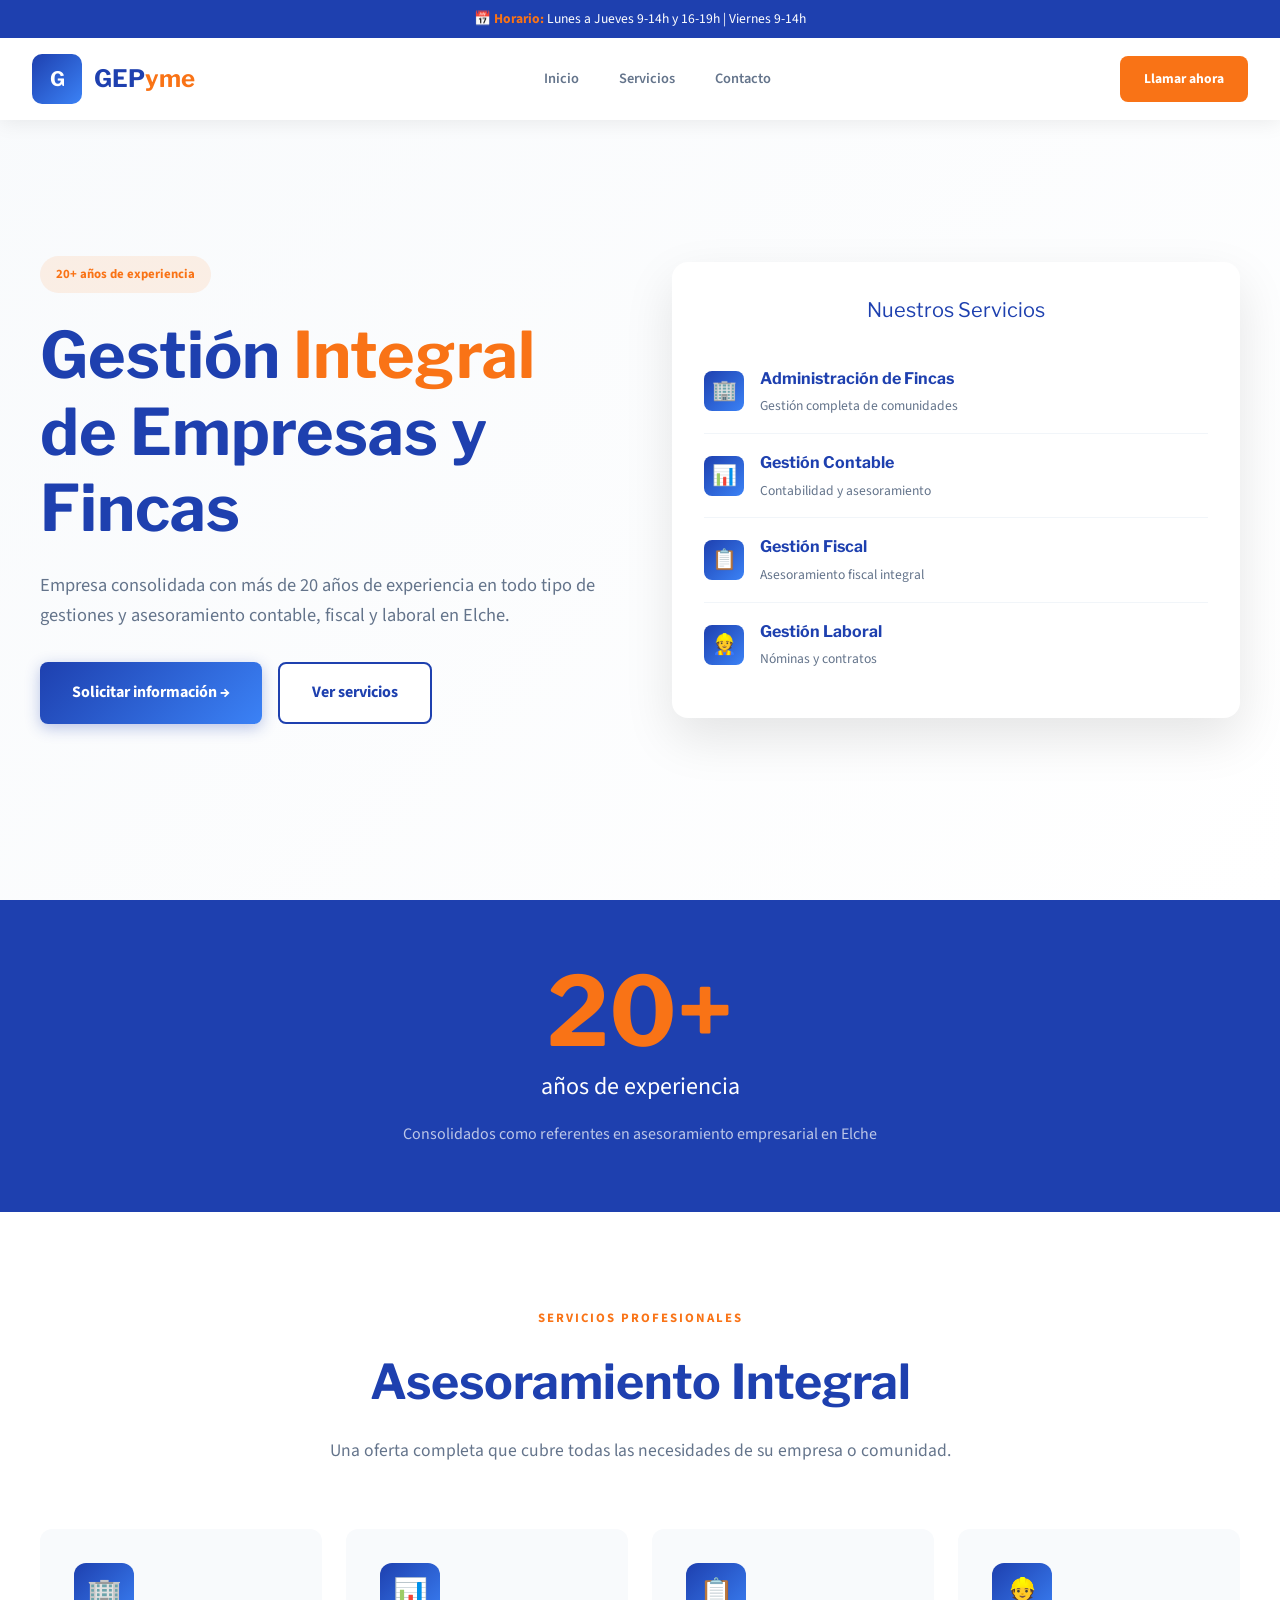
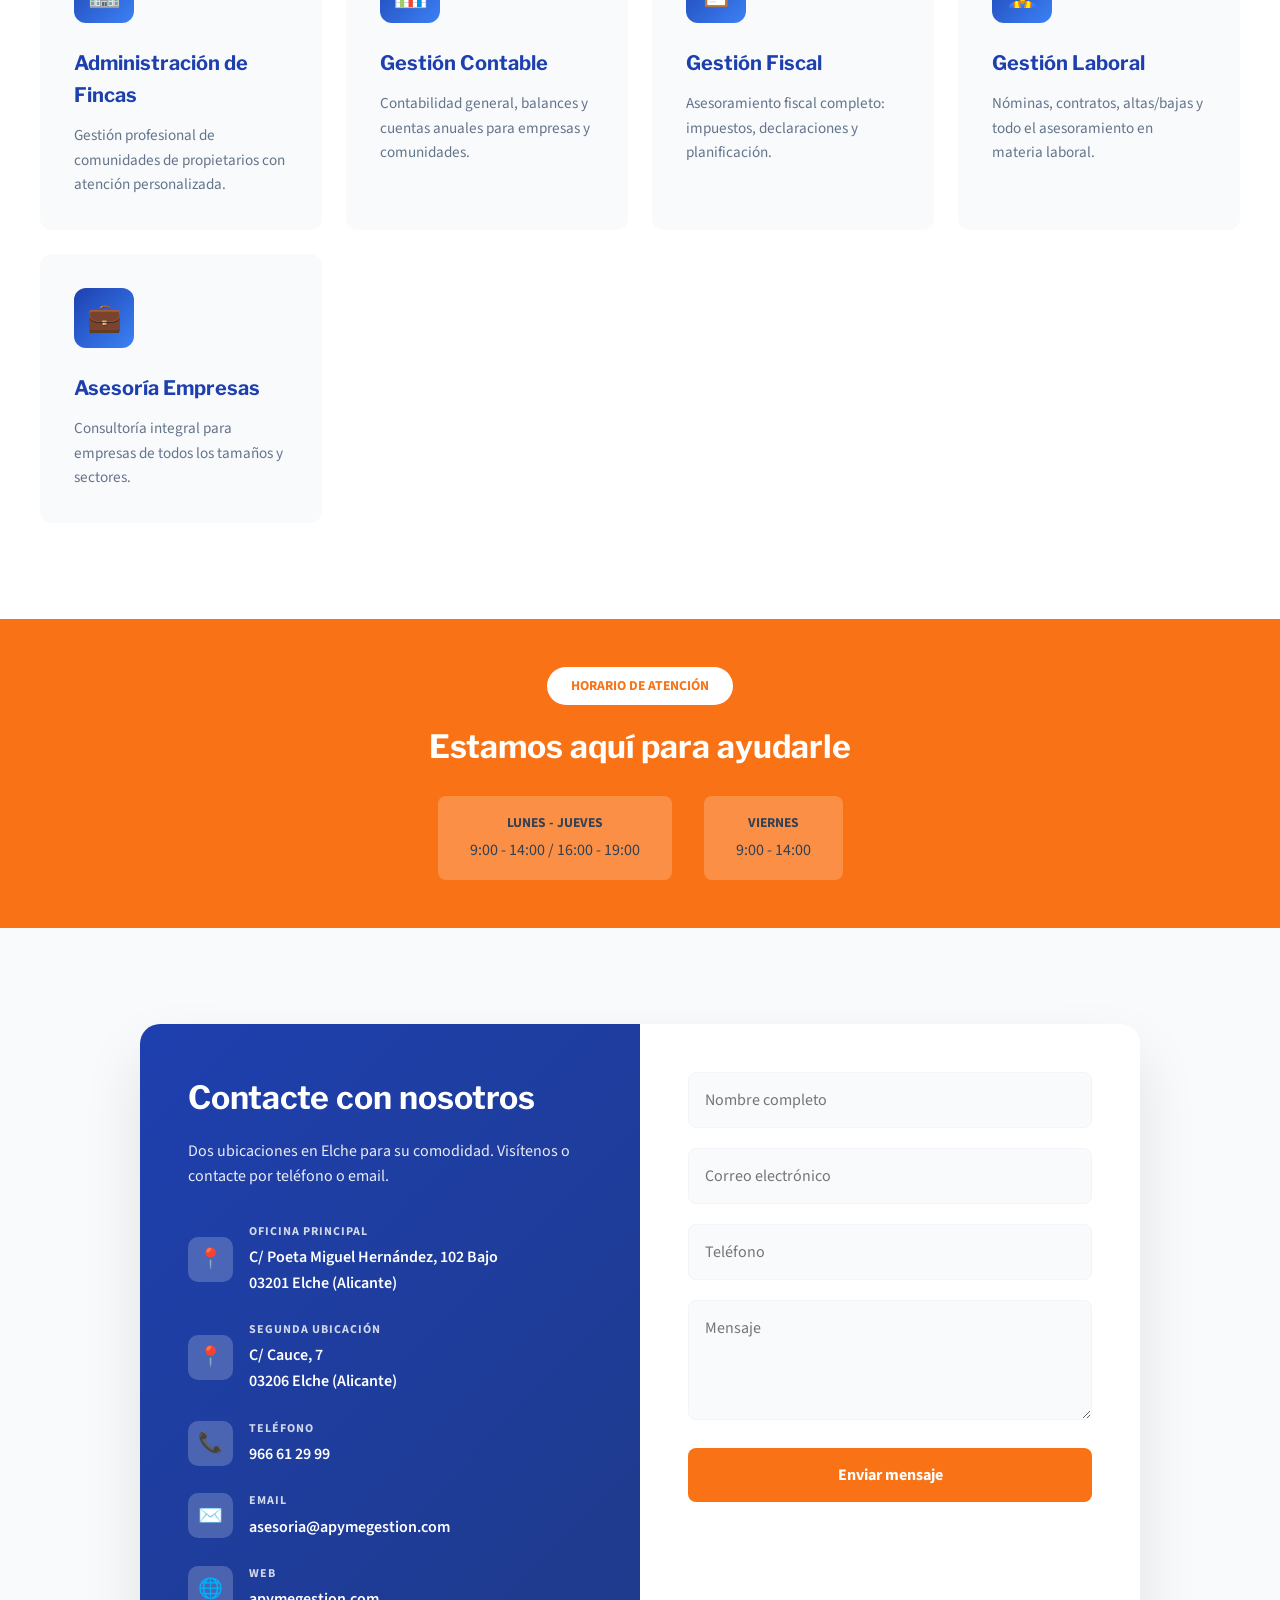
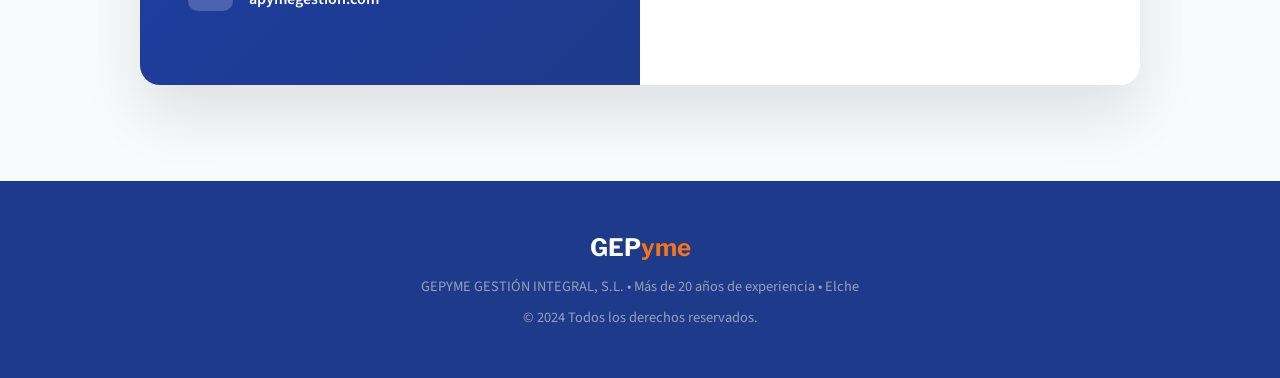
<file: admin-10.html>
<!DOCTYPE html>
<html lang="es">
<head>
    <meta charset="UTF-8">
    <meta name="viewport" content="width=device-width, initial-scale=1.0">
    <meta name="description" content="GEPYME GESTIÓN INTEGRAL - Más de 20 años de experiencia en asesoramiento empresarial, gestión fiscal, laboral y administración de fincas en Elche.">
    <meta name="keywords" content="GEPYME, gestión integral Elche, asesoría empresas, administración fincas, gestión fiscal, gestión laboral">
    <meta name="author" content="GEPYME GESTIÓN INTEGRAL, S.L.">
    <meta name="theme-color" content="#1e40af">
    <meta property="og:title" content="GEPYME | Gestión Integral desde 1999">
    <meta property="og:description" content="Más de 20 años de experiencia en asesoramiento integral de empresas y administración de fincas.">
    <meta property="og:type" content="website">
    <title>GEPYME | Gestión Integral - Asesoría y Administración de Fincas en Elche</title>
    <link rel="preconnect" href="https://fonts.googleapis.com">
    <link rel="preconnect" href="https://fonts.gstatic.com" crossorigin>
    <link href="https://fonts.googleapis.com/css2?family=Libre+Franklin:wght@400;500;600;700&family=Source+Sans+3:wght@400;600;700&display=swap" rel="stylesheet">
    <style>
        :root {
            --navy: #1e40af;
            --navy-dark: #1e3a8a;
            --navy-light: #3b82f6;
            --orange: #f97316;
            --orange-light: #fb923c;
            --gray: #64748b;
            --gray-light: #94a3b8;
            --gray-dark: #334155;
            --white: #ffffff;
            --off-white: #f8fafc;
            --light-bg: #f1f5f9;
        }
        
        * {
            margin: 0;
            padding: 0;
            box-sizing: border-box;
        }
        
        html {
            scroll-behavior: smooth;
        }
        
        body {
            font-family: 'Source Sans 3', sans-serif;
            background: var(--white);
            color: var(--gray-dark);
            line-height: 1.6;
        }
        
        /* Business Header */
        header {
            position: fixed;
            top: 0;
            left: 0;
            right: 0;
            z-index: 1000;
            background: var(--white);
            box-shadow: 0 2px 20px rgba(0, 0, 0, 0.08);
        }
        
        .schedule-bar {
            background: var(--navy);
            color: var(--white);
            padding: 0.5rem 2rem;
            text-align: center;
            font-size: 0.85rem;
        }
        
        .schedule-bar strong {
            color: var(--orange);
        }
        
        nav {
            max-width: 1400px;
            margin: 0 auto;
            padding: 1rem 2rem;
            display: flex;
            justify-content: space-between;
            align-items: center;
        }
        
        .logo {
            display: flex;
            align-items: center;
            gap: 0.75rem;
        }
        
        .logo-icon {
            width: 50px;
            height: 50px;
            background: linear-gradient(135deg, var(--navy) 0%, var(--navy-light) 100%);
            border-radius: 10px;
            display: flex;
            align-items: center;
            justify-content: center;
            font-family: 'Libre Franklin', sans-serif;
            font-weight: 700;
            font-size: 1.25rem;
            color: var(--white);
        }
        
        .logo-text {
            font-family: 'Libre Franklin', sans-serif;
            font-size: 1.5rem;
            font-weight: 700;
            color: var(--navy);
        }
        
        .logo-text span {
            color: var(--orange);
        }
        
        .nav-links {
            display: flex;
            gap: 2.5rem;
            list-style: none;
        }
        
        .nav-links a {
            color: var(--gray);
            text-decoration: none;
            font-weight: 600;
            font-size: 0.9rem;
            transition: color 0.3s ease;
        }
        
        .nav-links a:hover {
            color: var(--navy);
        }
        
        .cta-btn {
            background: var(--orange);
            color: var(--white);
            padding: 0.75rem 1.5rem;
            border-radius: 8px;
            text-decoration: none;
            font-weight: 700;
            font-size: 0.85rem;
            transition: all 0.3s ease;
        }
        
        .cta-btn:hover {
            background: var(--orange-light);
            transform: translateY(-2px);
        }
        
        /* Hero Section */
        .hero {
            min-height: 100vh;
            display: flex;
            align-items: center;
            padding: 9rem 2rem 4rem;
            background: linear-gradient(135deg, var(--off-white) 0%, var(--white) 100%);
            position: relative;
        }
        
        .hero-container {
            max-width: 1200px;
            margin: 0 auto;
            display: grid;
            grid-template-columns: 1fr 1fr;
            gap: 4rem;
            align-items: center;
        }
        
        .hero-badge {
            display: inline-flex;
            align-items: center;
            gap: 0.5rem;
            background: rgba(249, 115, 22, 0.1);
            color: var(--orange);
            padding: 0.5rem 1rem;
            border-radius: 50px;
            font-size: 0.8rem;
            font-weight: 700;
            margin-bottom: 1.5rem;
        }
        
        .hero h1 {
            font-family: 'Libre Franklin', sans-serif;
            font-size: clamp(2.5rem, 5vw, 4rem);
            font-weight: 700;
            line-height: 1.2;
            color: var(--navy);
            margin-bottom: 1.5rem;
        }
        
        .hero h1 span {
            color: var(--orange);
        }
        
        .hero p {
            color: var(--gray);
            font-size: 1.15rem;
            margin-bottom: 2rem;
        }
        
        .hero-buttons {
            display: flex;
            gap: 1rem;
            flex-wrap: wrap;
        }
        
        .btn-primary {
            background: linear-gradient(135deg, var(--navy) 0%, var(--navy-light) 100%);
            color: var(--white);
            padding: 1rem 2rem;
            border-radius: 8px;
            text-decoration: none;
            font-weight: 700;
            display: inline-flex;
            align-items: center;
            gap: 0.5rem;
            transition: all 0.3s ease;
            box-shadow: 0 4px 15px rgba(30, 64, 175, 0.3);
        }
        
        .btn-primary:hover {
            transform: translateY(-3px);
            box-shadow: 0 8px 25px rgba(30, 64, 175, 0.4);
        }
        
        .btn-secondary {
            background: var(--white);
            color: var(--navy);
            padding: 1rem 2rem;
            border-radius: 8px;
            text-decoration: none;
            font-weight: 700;
            border: 2px solid var(--navy);
            display: inline-flex;
            align-items: center;
            gap: 0.5rem;
            transition: all 0.3s ease;
        }
        
        .btn-secondary:hover {
            background: var(--navy);
            color: var(--white);
        }
        
        /* Timeline Services */
        .hero-visual {
            background: var(--white);
            border-radius: 16px;
            padding: 2rem;
            box-shadow: 0 20px 50px rgba(0, 0, 0, 0.1);
        }
        
        .timeline-title {
            font-family: 'Libre Franklin', sans-serif;
            font-size: 1.25rem;
            color: var(--navy);
            margin-bottom: 1.5rem;
            text-align: center;
        }
        
        .timeline {
            display: flex;
            flex-direction: column;
            gap: 0;
        }
        
        .timeline-item {
            display: flex;
            align-items: center;
            gap: 1rem;
            padding: 1rem 0;
            border-bottom: 1px solid var(--light-bg);
        }
        
        .timeline-item:last-child {
            border-bottom: none;
        }
        
        .timeline-icon {
            width: 40px;
            height: 40px;
            background: linear-gradient(135deg, var(--navy) 0%, var(--navy-light) 100%);
            border-radius: 8px;
            display: flex;
            align-items: center;
            justify-content: center;
            font-size: 1.25rem;
            flex-shrink: 0;
        }
        
        .timeline-content h4 {
            font-family: 'Libre Franklin', sans-serif;
            font-size: 1rem;
            color: var(--navy);
            margin-bottom: 0.25rem;
        }
        
        .timeline-content p {
            color: var(--gray);
            font-size: 0.85rem;
            margin: 0;
        }
        
        /* Experience Section */
        .experience {
            padding: 4rem 2rem;
            background: var(--navy);
            color: var(--white);
        }
        
        .experience-content {
            max-width: 800px;
            margin: 0 auto;
            text-align: center;
        }
        
        .experience-years {
            font-family: 'Libre Franklin', sans-serif;
            font-size: 6rem;
            font-weight: 700;
            color: var(--orange);
            line-height: 1;
        }
        
        .experience-text {
            font-size: 1.5rem;
            margin-top: 0.5rem;
        }
        
        .experience-subtext {
            color: rgba(255, 255, 255, 0.7);
            margin-top: 1rem;
        }
        
        /* Services Section */
        .services {
            padding: 6rem 2rem;
            background: var(--white);
        }
        
        .section-header {
            text-align: center;
            margin-bottom: 4rem;
        }
        
        .section-tag {
            font-size: 0.8rem;
            font-weight: 700;
            letter-spacing: 2px;
            text-transform: uppercase;
            color: var(--orange);
            display: block;
            margin-bottom: 1rem;
        }
        
        .section-title {
            font-family: 'Libre Franklin', sans-serif;
            font-size: clamp(2rem, 4vw, 3rem);
            color: var(--navy);
            margin-bottom: 1rem;
        }
        
        .section-subtitle {
            color: var(--gray);
            font-size: 1.1rem;
        }
        
        .services-grid {
            max-width: 1200px;
            margin: 0 auto;
            display: grid;
            grid-template-columns: repeat(auto-fit, minmax(280px, 1fr));
            gap: 1.5rem;
        }
        
        .service-card {
            background: var(--off-white);
            border-radius: 12px;
            padding: 2rem;
            transition: all 0.3s ease;
            border: 2px solid transparent;
        }
        
        .service-card:hover {
            border-color: var(--navy);
            transform: translateY(-5px);
            box-shadow: 0 15px 40px rgba(0, 0, 0, 0.1);
        }
        
        .service-icon {
            width: 60px;
            height: 60px;
            background: linear-gradient(135deg, var(--navy) 0%, var(--navy-light) 100%);
            border-radius: 12px;
            display: flex;
            align-items: center;
            justify-content: center;
            font-size: 1.75rem;
            margin-bottom: 1.5rem;
        }
        
        .service-card h3 {
            font-family: 'Libre Franklin', sans-serif;
            font-size: 1.25rem;
            color: var(--navy);
            margin-bottom: 0.75rem;
        }
        
        .service-card p {
            color: var(--gray);
            font-size: 0.95rem;
        }
        
        /* Schedule Highlight */
        .schedule-highlight {
            padding: 3rem 2rem;
            background: var(--orange);
            text-align: center;
        }
        
        .schedule-content {
            max-width: 800px;
            margin: 0 auto;
        }
        
        .schedule-badge {
            display: inline-block;
            background: var(--white);
            color: var(--orange);
            padding: 0.5rem 1.5rem;
            border-radius: 50px;
            font-weight: 700;
            font-size: 0.85rem;
            margin-bottom: 1rem;
        }
        
        .schedule-highlight h2 {
            font-family: 'Libre Franklin', sans-serif;
            font-size: 2rem;
            color: var(--white);
            margin-bottom: 1rem;
        }
        
        .schedule-days {
            display: flex;
            justify-content: center;
            gap: 2rem;
            flex-wrap: wrap;
            margin-top: 1.5rem;
        }
        
        .schedule-day {
            background: rgba(255, 255, 255, 0.2);
            padding: 1rem 2rem;
            border-radius: 8px;
        }
        
        .schedule-day strong {
            display: block;
            font-size: 0.85rem;
            text-transform: uppercase;
            margin-bottom: 0.25rem;
        }
        
        /* Contact Section */
        .contact {
            padding: 6rem 2rem;
            background: var(--off-white);
        }
        
        .contact-container {
            max-width: 1000px;
            margin: 0 auto;
            background: var(--white);
            border-radius: 20px;
            box-shadow: 0 30px 60px rgba(0, 0, 0, 0.1);
            overflow: hidden;
            display: grid;
            grid-template-columns: 1fr 1fr;
        }
        
        .contact-info {
            padding: 3rem;
            background: linear-gradient(135deg, var(--navy) 0%, var(--navy-dark) 100%);
            color: var(--white);
        }
        
        .contact-info h2 {
            font-family: 'Libre Franklin', sans-serif;
            font-size: 2rem;
            margin-bottom: 1rem;
        }
        
        .contact-info > p {
            opacity: 0.9;
            margin-bottom: 2rem;
        }
        
        .contact-item {
            display: flex;
            align-items: center;
            gap: 1rem;
            margin-bottom: 1.5rem;
        }
        
        .contact-icon {
            width: 45px;
            height: 45px;
            background: rgba(255, 255, 255, 0.2);
            border-radius: 10px;
            display: flex;
            align-items: center;
            justify-content: center;
            font-size: 1.25rem;
        }
        
        .contact-details strong {
            display: block;
            font-size: 0.75rem;
            font-weight: 700;
            letter-spacing: 1px;
            text-transform: uppercase;
            opacity: 0.8;
            margin-bottom: 0.25rem;
        }
        
        .contact-details a, .contact-details span {
            color: var(--white);
            text-decoration: none;
            font-weight: 600;
        }
        
        .contact-details a:hover {
            text-decoration: underline;
        }
        
        .contact-form {
            padding: 3rem;
        }
        
        .form-group {
            margin-bottom: 1.25rem;
        }
        
        .form-group input,
        .form-group textarea {
            width: 100%;
            padding: 1rem;
            border: 1px solid var(--light-bg);
            border-radius: 8px;
            background: var(--off-white);
            font-family: inherit;
            font-size: 1rem;
            color: var(--gray-dark);
            transition: all 0.3s ease;
        }
        
        .form-group input:focus,
        .form-group textarea:focus {
            outline: none;
            border-color: var(--navy);
            background: var(--white);
        }
        
        .form-group textarea {
            min-height: 120px;
            resize: vertical;
        }
        
        .submit-btn {
            width: 100%;
            padding: 1rem;
            background: var(--orange);
            color: var(--white);
            border: none;
            border-radius: 8px;
            font-family: inherit;
            font-weight: 700;
            font-size: 1rem;
            cursor: pointer;
            transition: all 0.3s ease;
        }
        
        .submit-btn:hover {
            background: var(--orange-light);
        }
        
        /* Footer */
        footer {
            background: var(--navy-dark);
            color: var(--white);
            padding: 3rem 2rem;
            text-align: center;
        }
        
        .footer-logo {
            font-family: 'Libre Franklin', sans-serif;
            font-size: 1.5rem;
            font-weight: 700;
            margin-bottom: 0.5rem;
        }
        
        .footer-logo span {
            color: var(--orange);
        }
        
        .footer-text {
            color: var(--gray-light);
            font-size: 0.9rem;
        }
        
        /* Mobile Responsive */
        @media (max-width: 1024px) {
            .hero-container,
            .contact-container {
                grid-template-columns: 1fr;
            }
            
            .nav-links {
                display: none;
            }
        }
        
        @media (max-width: 768px) {
            .hero {
                padding-top: 7rem;
            }
            
            .hero h1 {
                font-size: 2rem;
            }
            
            .experience-years {
                font-size: 4rem;
            }
            
            .services-grid {
                grid-template-columns: 1fr;
            }
            
            .schedule-days {
                flex-direction: column;
                gap: 1rem;
            }
            
            .contact-info,
            .contact-form {
                padding: 2rem;
            }
        }
    </style>
</head>
<body>
    <header>
        <div class="schedule-bar">
            <strong>📅 Horario:</strong> Lunes a Jueves 9-14h y 16-19h | Viernes 9-14h
        </div>
        <nav>
            <div class="logo">
                <div class="logo-icon">G</div>
                <span class="logo-text">GEP<span>yme</span></span>
            </div>
            <ul class="nav-links">
                <li><a href="#inicio">Inicio</a></li>
                <li><a href="#servicios">Servicios</a></li>
                <li><a href="#contacto">Contacto</a></li>
            </ul>
            <a href="tel:966612999" class="cta-btn">Llamar ahora</a>
        </nav>
    </header>

    <section class="hero" id="inicio">
        <div class="hero-container">
            <div class="hero-content">
                <div class="hero-badge">20+ años de experiencia</div>
                <h1>Gestión <span>Integral</span> de Empresas y Fincas</h1>
                <p>Empresa consolidada con más de 20 años de experiencia en todo tipo de gestiones y asesoramiento contable, fiscal y laboral en Elche.</p>
                <div class="hero-buttons">
                    <a href="#contacto" class="btn-primary">
                        Solicitar información →
                    </a>
                    <a href="#servicios" class="btn-secondary">
                        Ver servicios
                    </a>
                </div>
            </div>
            <div class="hero-visual">
                <div class="timeline-title">Nuestros Servicios</div>
                <div class="timeline">
                    <div class="timeline-item">
                        <div class="timeline-icon">🏢</div>
                        <div class="timeline-content">
                            <h4>Administración de Fincas</h4>
                            <p>Gestión completa de comunidades</p>
                        </div>
                    </div>
                    <div class="timeline-item">
                        <div class="timeline-icon">📊</div>
                        <div class="timeline-content">
                            <h4>Gestión Contable</h4>
                            <p>Contabilidad y asesoramiento</p>
                        </div>
                    </div>
                    <div class="timeline-item">
                        <div class="timeline-icon">📋</div>
                        <div class="timeline-content">
                            <h4>Gestión Fiscal</h4>
                            <p>Asesoramiento fiscal integral</p>
                        </div>
                    </div>
                    <div class="timeline-item">
                        <div class="timeline-icon">👷</div>
                        <div class="timeline-content">
                            <h4>Gestión Laboral</h4>
                            <p>Nóminas y contratos</p>
                        </div>
                    </div>
                </div>
            </div>
        </div>
    </section>

    <section class="experience">
        <div class="experience-content">
            <div class="experience-years">20+</div>
            <div class="experience-text">años de experiencia</div>
            <div class="experience-subtext">Consolidados como referentes en asesoramiento empresarial en Elche</div>
        </div>
    </section>

    <section class="services" id="servicios">
        <div class="section-header">
            <span class="section-tag">Servicios Profesionales</span>
            <h2 class="section-title">Asesoramiento Integral</h2>
            <p class="section-subtitle">Una oferta completa que cubre todas las necesidades de su empresa o comunidad.</p>
        </div>
        <div class="services-grid">
            <div class="service-card">
                <div class="service-icon">🏢</div>
                <h3>Administración de Fincas</h3>
                <p>Gestión profesional de comunidades de propietarios con atención personalizada.</p>
            </div>
            <div class="service-card">
                <div class="service-icon">📊</div>
                <h3>Gestión Contable</h3>
                <p>Contabilidad general, balances y cuentas anuales para empresas y comunidades.</p>
            </div>
            <div class="service-card">
                <div class="service-icon">📋</div>
                <h3>Gestión Fiscal</h3>
                <p>Asesoramiento fiscal completo: impuestos, declaraciones y planificación.</p>
            </div>
            <div class="service-card">
                <div class="service-icon">👷</div>
                <h3>Gestión Laboral</h3>
                <p>Nóminas, contratos, altas/bajas y todo el asesoramiento en materia laboral.</p>
            </div>
            <div class="service-card">
                <div class="service-icon">💼</div>
                <h3>Asesoría Empresas</h3>
                <p>Consultoría integral para empresas de todos los tamaños y sectores.</p>
            </div>
        </div>
    </section>

    <section class="schedule-highlight">
        <div class="schedule-content">
            <div class="schedule-badge">HORARIO DE ATENCIÓN</div>
            <h2>Estamos aquí para ayudarle</h2>
            <div class="schedule-days">
                <div class="schedule-day">
                    <strong>Lunes - Jueves</strong>
                    9:00 - 14:00 / 16:00 - 19:00
                </div>
                <div class="schedule-day">
                    <strong>Viernes</strong>
                    9:00 - 14:00
                </div>
            </div>
        </div>
    </section>

    <section class="contact" id="contacto">
        <div class="contact-container">
            <div class="contact-info">
                <h2>Contacte con nosotros</h2>
                <p>Dos ubicaciones en Elche para su comodidad. Visítenos o contacte por teléfono o email.</p>
                <div class="contact-item">
                    <div class="contact-icon">📍</div>
                    <div class="contact-details">
                        <strong>Oficina Principal</strong>
                        <span>C/ Poeta Miguel Hernández, 102 Bajo<br>03201 Elche (Alicante)</span>
                    </div>
                </div>
                <div class="contact-item">
                    <div class="contact-icon">📍</div>
                    <div class="contact-details">
                        <strong>Segunda Ubicación</strong>
                        <span>C/ Cauce, 7<br>03206 Elche (Alicante)</span>
                    </div>
                </div>
                <div class="contact-item">
                    <div class="contact-icon">📞</div>
                    <div class="contact-details">
                        <strong>Teléfono</strong>
                        <a href="tel:966612999">966 61 29 99</a>
                    </div>
                </div>
                <div class="contact-item">
                    <div class="contact-icon">✉️</div>
                    <div class="contact-details">
                        <strong>Email</strong>
                        <a href="mailto:asesoria@apymegestion.com">asesoria@apymegestion.com</a>
                    </div>
                </div>
                <div class="contact-item">
                    <div class="contact-icon">🌐</div>
                    <div class="contact-details">
                        <strong>Web</strong>
                        <a href="http://apymegestion.com" target="_blank">apymegestion.com</a>
                    </div>
                </div>
            </div>
            <div class="contact-form">
                <form>
                    <div class="form-group">
                        <input type="text" placeholder="Nombre completo" required>
                    </div>
                    <div class="form-group">
                        <input type="email" placeholder="Correo electrónico" required>
                    </div>
                    <div class="form-group">
                        <input type="tel" placeholder="Teléfono">
                    </div>
                    <div class="form-group">
                        <textarea placeholder="Mensaje"></textarea>
                    </div>
                    <button type="submit" class="submit-btn">Enviar mensaje</button>
                </form>
            </div>
        </div>
    </section>

    <footer>
        <div class="footer-logo">GEP<span>yme</span></div>
        <p class="footer-text">GEPYME GESTIÓN INTEGRAL, S.L. • Más de 20 años de experiencia • Elche</p>
        <p class="footer-text" style="margin-top: 0.5rem;">© 2024 Todos los derechos reservados.</p>
    </footer>
</body>
</html>
</file>
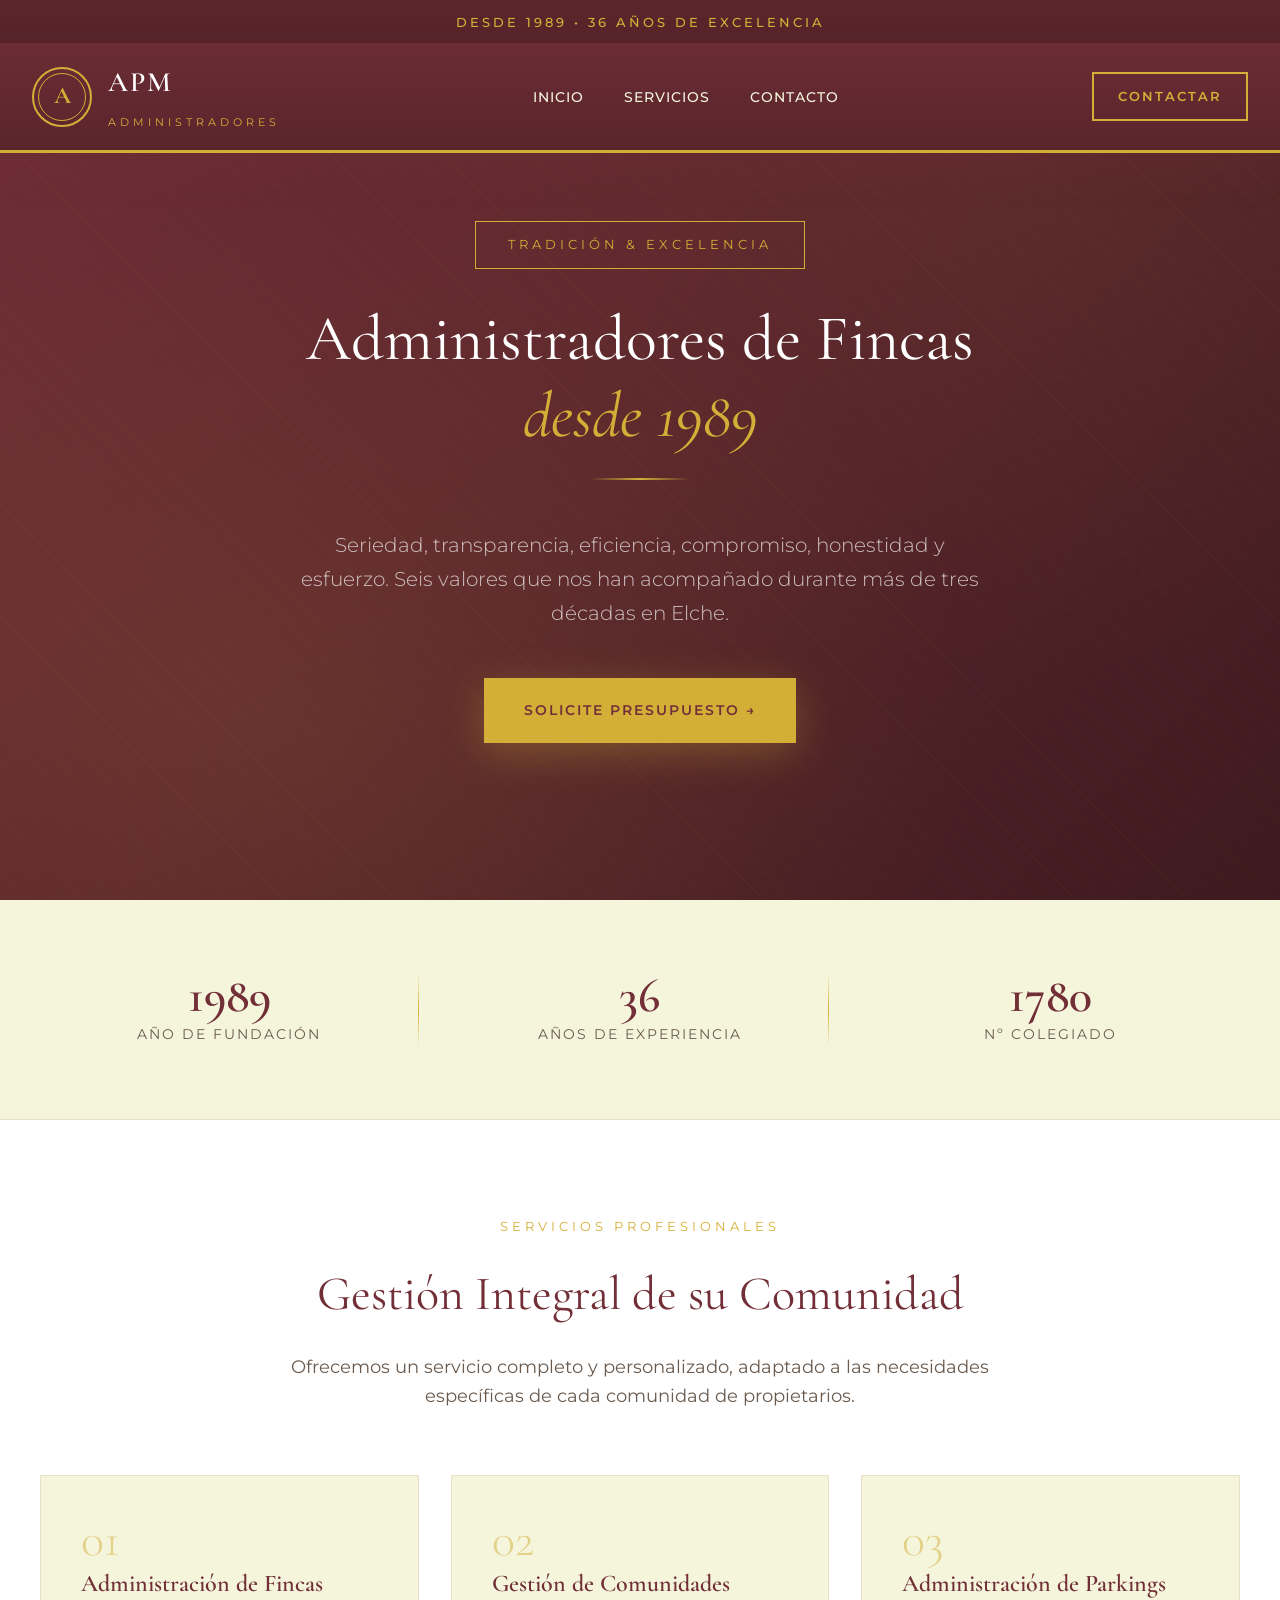
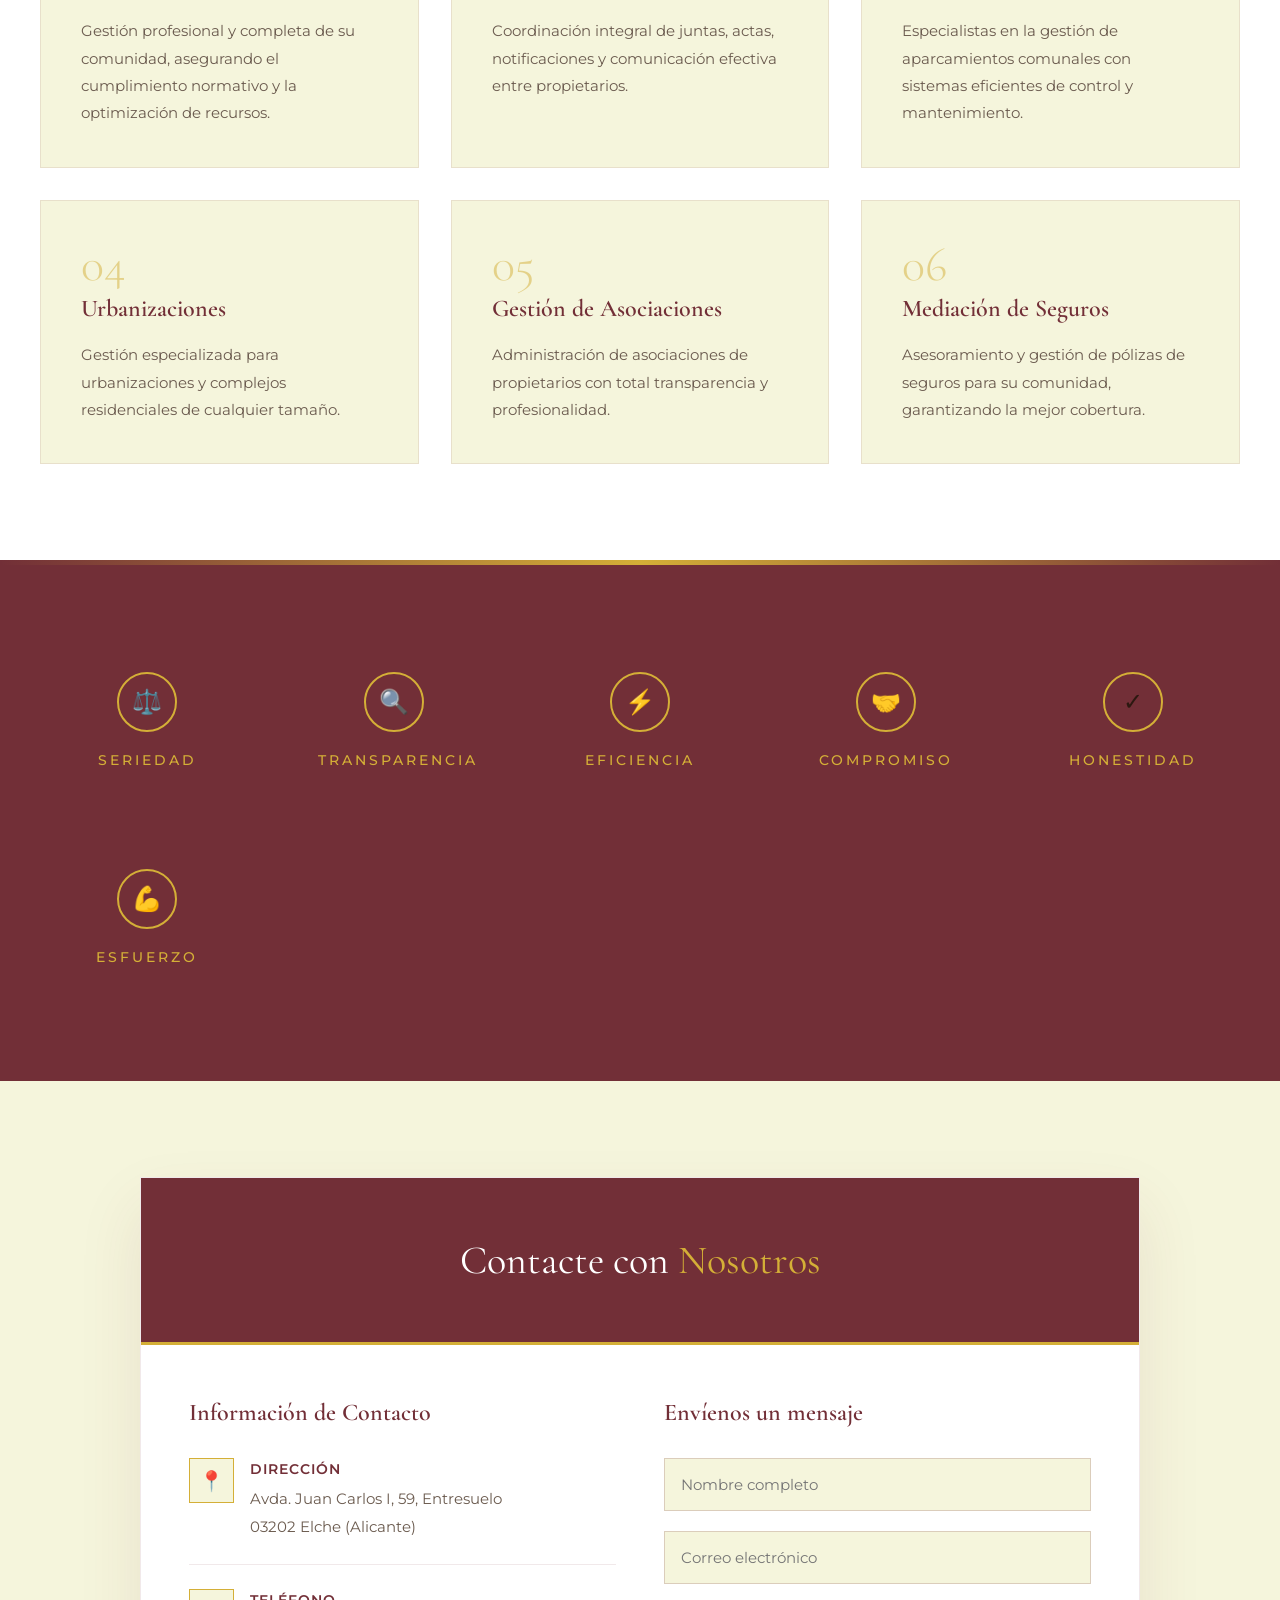
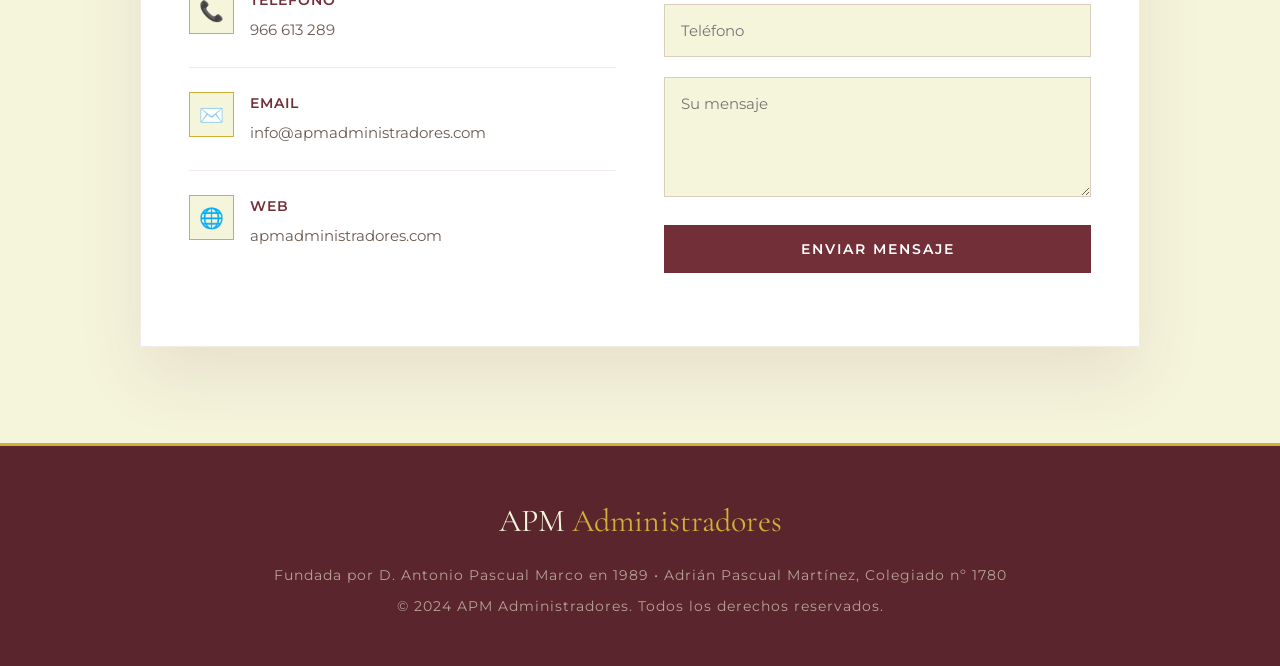
<file: admin-2.html>
<!DOCTYPE html>
<html lang="es">
<head>
    <meta charset="UTF-8">
    <meta name="viewport" content="width=device-width, initial-scale=1.0">
    <meta name="description" content="APM Administradores de Fincas en Elche desde 1989. 36 años de experiencia gestionando comunidades con seriedad, transparencia y eficiencia.">
    <meta name="keywords" content="administradores fincas Elche, APM Administradores, comunidades propietarios, 36 años experiencia, gestión fincas">
    <meta name="author" content="APM Administradores">
    <meta name="theme-color" content="#722f37">
    <meta property="og:title" content="APM Administradores | 36 Años de Excelencia en Elche">
    <meta property="og:description" content="Desde 1989 gestionando comunidades con seriedad, transparencia y compromiso.">
    <meta property="og:type" content="website">
    <title>APM Administradores | 36 Años de Tradición y Excelencia en Elche</title>
    <link rel="preconnect" href="https://fonts.googleapis.com">
    <link rel="preconnect" href="https://fonts.gstatic.com" crossorigin>
    <link href="https://fonts.googleapis.com/css2?family=Cormorant+Garamond:ital,wght@0,400;0,500;0,600;0,700;1,400&family=Montserrat:wght@300;400;500;600;700&display=swap" rel="stylesheet">
    <style>
        :root {
            --burgundy: #722f37;
            --burgundy-dark: #5a252c;
            --gold: #d4af37;
            --gold-light: #e4c76b;
            --cream: #f5f5dc;
            --cream-dark: #e8e8d0;
            --white: #ffffff;
            --text-dark: #2c1810;
            --text-muted: #6b5b4f;
        }
        
        * {
            margin: 0;
            padding: 0;
            box-sizing: border-box;
        }
        
        html {
            scroll-behavior: smooth;
        }
        
        body {
            font-family: 'Montserrat', sans-serif;
            background: var(--cream);
            color: var(--text-dark);
            line-height: 1.7;
        }
        
        /* Prestigious Header */
        header {
            background: linear-gradient(180deg, var(--burgundy) 0%, var(--burgundy-dark) 100%);
            position: fixed;
            top: 0;
            left: 0;
            right: 0;
            z-index: 1000;
            border-bottom: 3px solid var(--gold);
            box-shadow: 0 10px 40px rgba(114, 47, 55, 0.3);
        }
        
        .header-top {
            background: rgba(0, 0, 0, 0.2);
            padding: 0.5rem 2rem;
            text-align: center;
        }
        
        .header-top-text {
            color: var(--gold);
            font-size: 0.8rem;
            letter-spacing: 3px;
            text-transform: uppercase;
            font-weight: 500;
        }
        
        nav {
            max-width: 1400px;
            margin: 0 auto;
            padding: 1rem 2rem;
            display: flex;
            justify-content: space-between;
            align-items: center;
        }
        
        .logo {
            display: flex;
            align-items: center;
            gap: 1rem;
        }
        
        .logo-emblem {
            width: 60px;
            height: 60px;
            border: 2px solid var(--gold);
            border-radius: 50%;
            display: flex;
            align-items: center;
            justify-content: center;
            position: relative;
        }
        
        .logo-emblem::before {
            content: '';
            position: absolute;
            inset: 4px;
            border: 1px solid var(--gold);
            border-radius: 50%;
        }
        
        .logo-emblem span {
            font-family: 'Cormorant Garamond', serif;
            font-size: 1.5rem;
            font-weight: 700;
            color: var(--gold);
        }
        
        .logo-text {
            color: var(--white);
        }
        
        .logo-text-main {
            font-family: 'Cormorant Garamond', serif;
            font-size: 1.75rem;
            font-weight: 600;
            letter-spacing: 2px;
            display: block;
        }
        
        .logo-text-sub {
            font-size: 0.7rem;
            letter-spacing: 4px;
            text-transform: uppercase;
            color: var(--gold);
        }
        
        .nav-links {
            display: flex;
            gap: 2.5rem;
            list-style: none;
        }
        
        .nav-links a {
            color: var(--cream);
            text-decoration: none;
            font-size: 0.85rem;
            font-weight: 500;
            letter-spacing: 1px;
            text-transform: uppercase;
            position: relative;
            padding: 0.5rem 0;
            transition: color 0.3s ease;
        }
        
        .nav-links a::after {
            content: '';
            position: absolute;
            bottom: 0;
            left: 50%;
            transform: translateX(-50%);
            width: 0;
            height: 2px;
            background: var(--gold);
            transition: width 0.3s ease;
        }
        
        .nav-links a:hover {
            color: var(--gold);
        }
        
        .nav-links a:hover::after {
            width: 100%;
        }
        
        .cta-btn {
            background: transparent;
            color: var(--gold);
            padding: 0.75rem 1.5rem;
            border: 2px solid var(--gold);
            text-decoration: none;
            font-size: 0.8rem;
            font-weight: 600;
            letter-spacing: 2px;
            text-transform: uppercase;
            transition: all 0.3s ease;
        }
        
        .cta-btn:hover {
            background: var(--gold);
            color: var(--burgundy);
        }
        
        /* Hero Section - Classic Elegance */
        .hero {
            min-height: 100vh;
            background: linear-gradient(135deg, var(--burgundy) 0%, var(--burgundy-dark) 50%, #3d1a1f 100%);
            display: flex;
            align-items: center;
            padding: 10rem 2rem 6rem;
            position: relative;
            overflow: hidden;
        }
        
        .hero::before {
            content: '';
            position: absolute;
            top: 0;
            left: 0;
            right: 0;
            bottom: 0;
            background: 
                radial-gradient(ellipse at 20% 80%, rgba(212, 175, 55, 0.1) 0%, transparent 50%),
                radial-gradient(ellipse at 80% 20%, rgba(212, 175, 55, 0.05) 0%, transparent 50%);
        }
        
        .hero-pattern {
            position: absolute;
            top: 0;
            left: 0;
            right: 0;
            bottom: 0;
            opacity: 0.03;
            background-image: repeating-linear-gradient(45deg, var(--gold) 0px, var(--gold) 1px, transparent 1px, transparent 20px);
        }
        
        .hero-container {
            max-width: 1200px;
            margin: 0 auto;
            text-align: center;
            position: relative;
            z-index: 1;
        }
        
        .hero-badge {
            display: inline-block;
            padding: 0.75rem 2rem;
            border: 1px solid var(--gold);
            color: var(--gold);
            font-size: 0.8rem;
            letter-spacing: 4px;
            text-transform: uppercase;
            margin-bottom: 2rem;
            animation: fadeInDown 1s ease;
        }
        
        @keyframes fadeInDown {
            from {
                opacity: 0;
                transform: translateY(-20px);
            }
            to {
                opacity: 1;
                transform: translateY(0);
            }
        }
        
        .hero h1 {
            font-family: 'Cormorant Garamond', serif;
            font-size: clamp(2.5rem, 5vw, 4.5rem);
            font-weight: 400;
            color: var(--white);
            line-height: 1.2;
            margin-bottom: 1.5rem;
        }
        
        .hero h1 em {
            font-style: italic;
            color: var(--gold);
        }
        
        .hero-subtitle {
            font-size: 1.25rem;
            color: rgba(255, 255, 255, 0.7);
            max-width: 700px;
            margin: 0 auto 3rem;
            font-weight: 300;
        }
        
        .hero-divider {
            width: 100px;
            height: 2px;
            background: linear-gradient(90deg, transparent, var(--gold), transparent);
            margin: 0 auto 3rem;
        }
        
        .hero-cta {
            display: inline-flex;
            align-items: center;
            gap: 1rem;
            background: var(--gold);
            color: var(--burgundy);
            padding: 1.25rem 2.5rem;
            text-decoration: none;
            font-weight: 600;
            letter-spacing: 2px;
            text-transform: uppercase;
            font-size: 0.9rem;
            transition: all 0.3s ease;
            box-shadow: 0 10px 40px rgba(212, 175, 55, 0.3);
        }
        
        .hero-cta:hover {
            transform: translateY(-3px);
            box-shadow: 0 15px 50px rgba(212, 175, 55, 0.4);
        }
        
        /* Heritage Bar */
        .heritage-bar {
            background: var(--cream);
            padding: 3rem 2rem;
            border-bottom: 1px solid rgba(114, 47, 55, 0.1);
        }
        
        .heritage-container {
            max-width: 1200px;
            margin: 0 auto;
            display: grid;
            grid-template-columns: repeat(3, 1fr);
            gap: 2rem;
            text-align: center;
        }
        
        .heritage-item {
            padding: 1.5rem;
            position: relative;
        }
        
        .heritage-item:not(:last-child)::after {
            content: '';
            position: absolute;
            right: 0;
            top: 50%;
            transform: translateY(-50%);
            height: 60%;
            width: 1px;
            background: linear-gradient(to bottom, transparent, var(--gold), transparent);
        }
        
        .heritage-number {
            font-family: 'Cormorant Garamond', serif;
            font-size: 3rem;
            font-weight: 600;
            color: var(--burgundy);
            display: block;
            line-height: 1;
        }
        
        .heritage-label {
            font-size: 0.85rem;
            color: var(--text-muted);
            letter-spacing: 2px;
            text-transform: uppercase;
            margin-top: 0.5rem;
        }
        
        /* Services Section */
        .services {
            padding: 6rem 2rem;
            background: var(--white);
        }
        
        .section-header {
            text-align: center;
            max-width: 800px;
            margin: 0 auto 4rem;
        }
        
        .section-tag {
            font-size: 0.8rem;
            letter-spacing: 4px;
            text-transform: uppercase;
            color: var(--gold);
            display: block;
            margin-bottom: 1rem;
        }
        
        .section-title {
            font-family: 'Cormorant Garamond', serif;
            font-size: clamp(2rem, 4vw, 3rem);
            color: var(--burgundy);
            margin-bottom: 1rem;
            font-weight: 400;
        }
        
        .section-subtitle {
            color: var(--text-muted);
            font-size: 1.1rem;
        }
        
        .services-grid {
            max-width: 1200px;
            margin: 0 auto;
            display: grid;
            grid-template-columns: repeat(auto-fit, minmax(300px, 1fr));
            gap: 2rem;
        }
        
        .service-card {
            background: var(--cream);
            padding: 2.5rem;
            border: 1px solid rgba(114, 47, 55, 0.1);
            position: relative;
            transition: all 0.4s ease;
        }
        
        .service-card::before {
            content: '';
            position: absolute;
            top: 0;
            left: 0;
            width: 4px;
            height: 0;
            background: var(--gold);
            transition: height 0.4s ease;
        }
        
        .service-card:hover {
            box-shadow: 0 20px 60px rgba(114, 47, 55, 0.15);
            transform: translateY(-5px);
        }
        
        .service-card:hover::before {
            height: 100%;
        }
        
        .service-number {
            font-family: 'Cormorant Garamond', serif;
            font-size: 3rem;
            font-weight: 300;
            color: var(--gold);
            opacity: 0.5;
            line-height: 1;
            margin-bottom: 1rem;
        }
        
        .service-card h3 {
            font-family: 'Cormorant Garamond', serif;
            font-size: 1.5rem;
            color: var(--burgundy);
            margin-bottom: 0.75rem;
            font-weight: 600;
        }
        
        .service-card p {
            color: var(--text-muted);
            font-size: 0.95rem;
            line-height: 1.8;
        }
        
        /* Values Section */
        .values {
            background: var(--burgundy);
            padding: 5rem 2rem;
            position: relative;
        }
        
        .values::before {
            content: '';
            position: absolute;
            top: 0;
            left: 0;
            right: 0;
            height: 5px;
            background: linear-gradient(90deg, transparent, var(--gold), transparent);
        }
        
        .values-container {
            max-width: 1200px;
            margin: 0 auto;
        }
        
        .values-grid {
            display: grid;
            grid-template-columns: repeat(auto-fit, minmax(200px, 1fr));
            gap: 2rem;
            text-align: center;
        }
        
        .value-item {
            padding: 2rem;
        }
        
        .value-icon {
            width: 60px;
            height: 60px;
            border: 2px solid var(--gold);
            border-radius: 50%;
            display: flex;
            align-items: center;
            justify-content: center;
            margin: 0 auto 1rem;
            font-size: 1.5rem;
        }
        
        .value-item h4 {
            color: var(--gold);
            font-size: 0.9rem;
            letter-spacing: 3px;
            text-transform: uppercase;
            font-weight: 500;
        }
        
        /* Contact Section */
        .contact {
            padding: 6rem 2rem;
            background: var(--cream);
        }
        
        .contact-container {
            max-width: 1000px;
            margin: 0 auto;
            background: var(--white);
            border: 1px solid rgba(114, 47, 55, 0.1);
            box-shadow: 0 30px 60px rgba(114, 47, 55, 0.1);
        }
        
        .contact-header {
            background: var(--burgundy);
            padding: 3rem;
            text-align: center;
            border-bottom: 3px solid var(--gold);
        }
        
        .contact-header h2 {
            font-family: 'Cormorant Garamond', serif;
            font-size: 2.5rem;
            color: var(--white);
            font-weight: 400;
        }
        
        .contact-header h2 span {
            color: var(--gold);
        }
        
        .contact-content {
            padding: 3rem;
            display: grid;
            grid-template-columns: 1fr 1fr;
            gap: 3rem;
        }
        
        .contact-info h3 {
            font-family: 'Cormorant Garamond', serif;
            font-size: 1.5rem;
            color: var(--burgundy);
            margin-bottom: 1.5rem;
            font-weight: 600;
        }
        
        .contact-item {
            display: flex;
            gap: 1rem;
            margin-bottom: 1.5rem;
            padding-bottom: 1.5rem;
            border-bottom: 1px solid rgba(114, 47, 55, 0.1);
        }
        
        .contact-item:last-child {
            border-bottom: none;
        }
        
        .contact-icon {
            width: 45px;
            height: 45px;
            background: var(--cream);
            border: 1px solid var(--gold);
            display: flex;
            align-items: center;
            justify-content: center;
            font-size: 1.25rem;
            flex-shrink: 0;
        }
        
        .contact-details strong {
            display: block;
            color: var(--burgundy);
            font-weight: 600;
            font-size: 0.85rem;
            letter-spacing: 1px;
            text-transform: uppercase;
            margin-bottom: 0.25rem;
        }
        
        .contact-details span,
        .contact-details a {
            color: var(--text-muted);
            text-decoration: none;
            font-size: 0.95rem;
            transition: color 0.3s ease;
        }
        
        .contact-details a:hover {
            color: var(--gold);
        }
        
        .contact-form h3 {
            font-family: 'Cormorant Garamond', serif;
            font-size: 1.5rem;
            color: var(--burgundy);
            margin-bottom: 1.5rem;
            font-weight: 600;
        }
        
        .form-group {
            margin-bottom: 1.25rem;
        }
        
        .form-group input,
        .form-group textarea {
            width: 100%;
            padding: 1rem;
            border: 1px solid rgba(114, 47, 55, 0.2);
            background: var(--cream);
            font-family: 'Montserrat', sans-serif;
            font-size: 0.95rem;
            transition: all 0.3s ease;
        }
        
        .form-group input:focus,
        .form-group textarea:focus {
            outline: none;
            border-color: var(--gold);
            background: var(--white);
        }
        
        .form-group textarea {
            min-height: 120px;
            resize: vertical;
        }
        
        .submit-btn {
            width: 100%;
            padding: 1rem;
            background: var(--burgundy);
            color: var(--white);
            border: none;
            font-family: 'Montserrat', sans-serif;
            font-weight: 600;
            letter-spacing: 2px;
            text-transform: uppercase;
            font-size: 0.85rem;
            cursor: pointer;
            transition: all 0.3s ease;
        }
        
        .submit-btn:hover {
            background: var(--gold);
            color: var(--burgundy);
        }
        
        /* Footer */
        footer {
            background: var(--burgundy-dark);
            color: var(--cream);
            padding: 3rem 2rem;
            text-align: center;
            border-top: 3px solid var(--gold);
        }
        
        .footer-content {
            max-width: 800px;
            margin: 0 auto;
        }
        
        .footer-logo {
            font-family: 'Cormorant Garamond', serif;
            font-size: 2rem;
            margin-bottom: 1rem;
        }
        
        .footer-logo span {
            color: var(--gold);
        }
        
        .footer-text {
            font-size: 0.85rem;
            color: rgba(245, 245, 220, 0.6);
            letter-spacing: 1px;
        }
        
        /* Mobile Responsive */
        @media (max-width: 1024px) {
            .nav-links {
                display: none;
            }
            
            .heritage-container {
                grid-template-columns: 1fr;
            }
            
            .heritage-item:not(:last-child)::after {
                display: none;
            }
            
            .contact-content {
                grid-template-columns: 1fr;
            }
        }
        
        @media (max-width: 768px) {
            .hero {
                padding-top: 8rem;
            }
            
            .heritage-bar {
                padding: 2rem 1rem;
            }
            
            .services-grid {
                grid-template-columns: 1fr;
            }
            
            .contact-header,
            .contact-content {
                padding: 2rem 1.5rem;
            }
        }
    </style>
</head>
<body>
    <header>
        <div class="header-top">
            <span class="header-top-text">Desde 1989 • 36 Años de Excelencia</span>
        </div>
        <nav>
            <div class="logo">
                <div class="logo-emblem"><span>A</span></div>
                <div class="logo-text">
                    <span class="logo-text-main">APM</span>
                    <span class="logo-text-sub">Administradores</span>
                </div>
            </div>
            <ul class="nav-links">
                <li><a href="#inicio">Inicio</a></li>
                <li><a href="#servicios">Servicios</a></li>
                <li><a href="#contacto">Contacto</a></li>
            </ul>
            <a href="tel:966613289" class="cta-btn">Contactar</a>
        </nav>
    </header>

    <section class="hero" id="inicio">
        <div class="hero-pattern"></div>
        <div class="hero-container">
            <div class="hero-badge">Tradición & Excelencia</div>
            <h1>Administradores de Fincas<br><em>desde 1989</em></h1>
            <div class="hero-divider"></div>
            <p class="hero-subtitle">Seriedad, transparencia, eficiencia, compromiso, honestidad y esfuerzo. Seis valores que nos han acompañado durante más de tres décadas en Elche.</p>
            <a href="#contacto" class="hero-cta">
                Solicite presupuesto →
            </a>
        </div>
    </section>

    <section class="heritage-bar">
        <div class="heritage-container">
            <div class="heritage-item">
                <span class="heritage-number">1989</span>
                <span class="heritage-label">Año de fundación</span>
            </div>
            <div class="heritage-item">
                <span class="heritage-number">36</span>
                <span class="heritage-label">Años de experiencia</span>
            </div>
            <div class="heritage-item">
                <span class="heritage-number">1780</span>
                <span class="heritage-label">Nº Colegiado</span>
            </div>
        </div>
    </section>

    <section class="services" id="servicios">
        <div class="section-header">
            <span class="section-tag">Servicios Profesionales</span>
            <h2 class="section-title">Gestión Integral de su Comunidad</h2>
            <p class="section-subtitle">Ofrecemos un servicio completo y personalizado, adaptado a las necesidades específicas de cada comunidad de propietarios.</p>
        </div>
        <div class="services-grid">
            <div class="service-card">
                <span class="service-number">01</span>
                <h3>Administración de Fincas</h3>
                <p>Gestión profesional y completa de su comunidad, asegurando el cumplimiento normativo y la optimización de recursos.</p>
            </div>
            <div class="service-card">
                <span class="service-number">02</span>
                <h3>Gestión de Comunidades</h3>
                <p>Coordinación integral de juntas, actas, notificaciones y comunicación efectiva entre propietarios.</p>
            </div>
            <div class="service-card">
                <span class="service-number">03</span>
                <h3>Administración de Parkings</h3>
                <p>Especialistas en la gestión de aparcamientos comunales con sistemas eficientes de control y mantenimiento.</p>
            </div>
            <div class="service-card">
                <span class="service-number">04</span>
                <h3>Urbanizaciones</h3>
                <p>Gestión especializada para urbanizaciones y complejos residenciales de cualquier tamaño.</p>
            </div>
            <div class="service-card">
                <span class="service-number">05</span>
                <h3>Gestión de Asociaciones</h3>
                <p>Administración de asociaciones de propietarios con total transparencia y profesionalidad.</p>
            </div>
            <div class="service-card">
                <span class="service-number">06</span>
                <h3>Mediación de Seguros</h3>
                <p>Asesoramiento y gestión de pólizas de seguros para su comunidad, garantizando la mejor cobertura.</p>
            </div>
        </div>
    </section>

    <section class="values">
        <div class="values-container">
            <div class="values-grid">
                <div class="value-item">
                    <div class="value-icon">⚖️</div>
                    <h4>Seriedad</h4>
                </div>
                <div class="value-item">
                    <div class="value-icon">🔍</div>
                    <h4>Transparencia</h4>
                </div>
                <div class="value-item">
                    <div class="value-icon">⚡</div>
                    <h4>Eficiencia</h4>
                </div>
                <div class="value-item">
                    <div class="value-icon">🤝</div>
                    <h4>Compromiso</h4>
                </div>
                <div class="value-item">
                    <div class="value-icon">✓</div>
                    <h4>Honestidad</h4>
                </div>
                <div class="value-item">
                    <div class="value-icon">💪</div>
                    <h4>Esfuerzo</h4>
                </div>
            </div>
        </div>
    </section>

    <section class="contact" id="contacto">
        <div class="contact-container">
            <div class="contact-header">
                <h2>Contacte con <span>Nosotros</span></h2>
            </div>
            <div class="contact-content">
                <div class="contact-info">
                    <h3>Información de Contacto</h3>
                    <div class="contact-item">
                        <div class="contact-icon">📍</div>
                        <div class="contact-details">
                            <strong>Dirección</strong>
                            <span>Avda. Juan Carlos I, 59, Entresuelo<br>03202 Elche (Alicante)</span>
                        </div>
                    </div>
                    <div class="contact-item">
                        <div class="contact-icon">📞</div>
                        <div class="contact-details">
                            <strong>Teléfono</strong>
                            <a href="tel:966613289">966 613 289</a>
                        </div>
                    </div>
                    <div class="contact-item">
                        <div class="contact-icon">✉️</div>
                        <div class="contact-details">
                            <strong>Email</strong>
                            <a href="mailto:info@apmadministradores.com">info@apmadministradores.com</a>
                        </div>
                    </div>
                    <div class="contact-item">
                        <div class="contact-icon">🌐</div>
                        <div class="contact-details">
                            <strong>Web</strong>
                            <a href="https://apmadministradores.com" target="_blank">apmadministradores.com</a>
                        </div>
                    </div>
                </div>
                <div class="contact-form">
                    <h3>Envíenos un mensaje</h3>
                    <form>
                        <div class="form-group">
                            <input type="text" placeholder="Nombre completo" required>
                        </div>
                        <div class="form-group">
                            <input type="email" placeholder="Correo electrónico" required>
                        </div>
                        <div class="form-group">
                            <input type="tel" placeholder="Teléfono">
                        </div>
                        <div class="form-group">
                            <textarea placeholder="Su mensaje"></textarea>
                        </div>
                        <button type="submit" class="submit-btn">Enviar mensaje</button>
                    </form>
                </div>
            </div>
        </div>
    </section>

    <footer>
        <div class="footer-content">
            <div class="footer-logo">APM <span>Administradores</span></div>
            <p class="footer-text">Fundada por D. Antonio Pascual Marco en 1989 • Adrián Pascual Martínez, Colegiado nº 1780</p>
            <p class="footer-text" style="margin-top: 0.5rem;">© 2024 APM Administradores. Todos los derechos reservados.</p>
        </div>
    </footer>
</body>
</html>
</file>
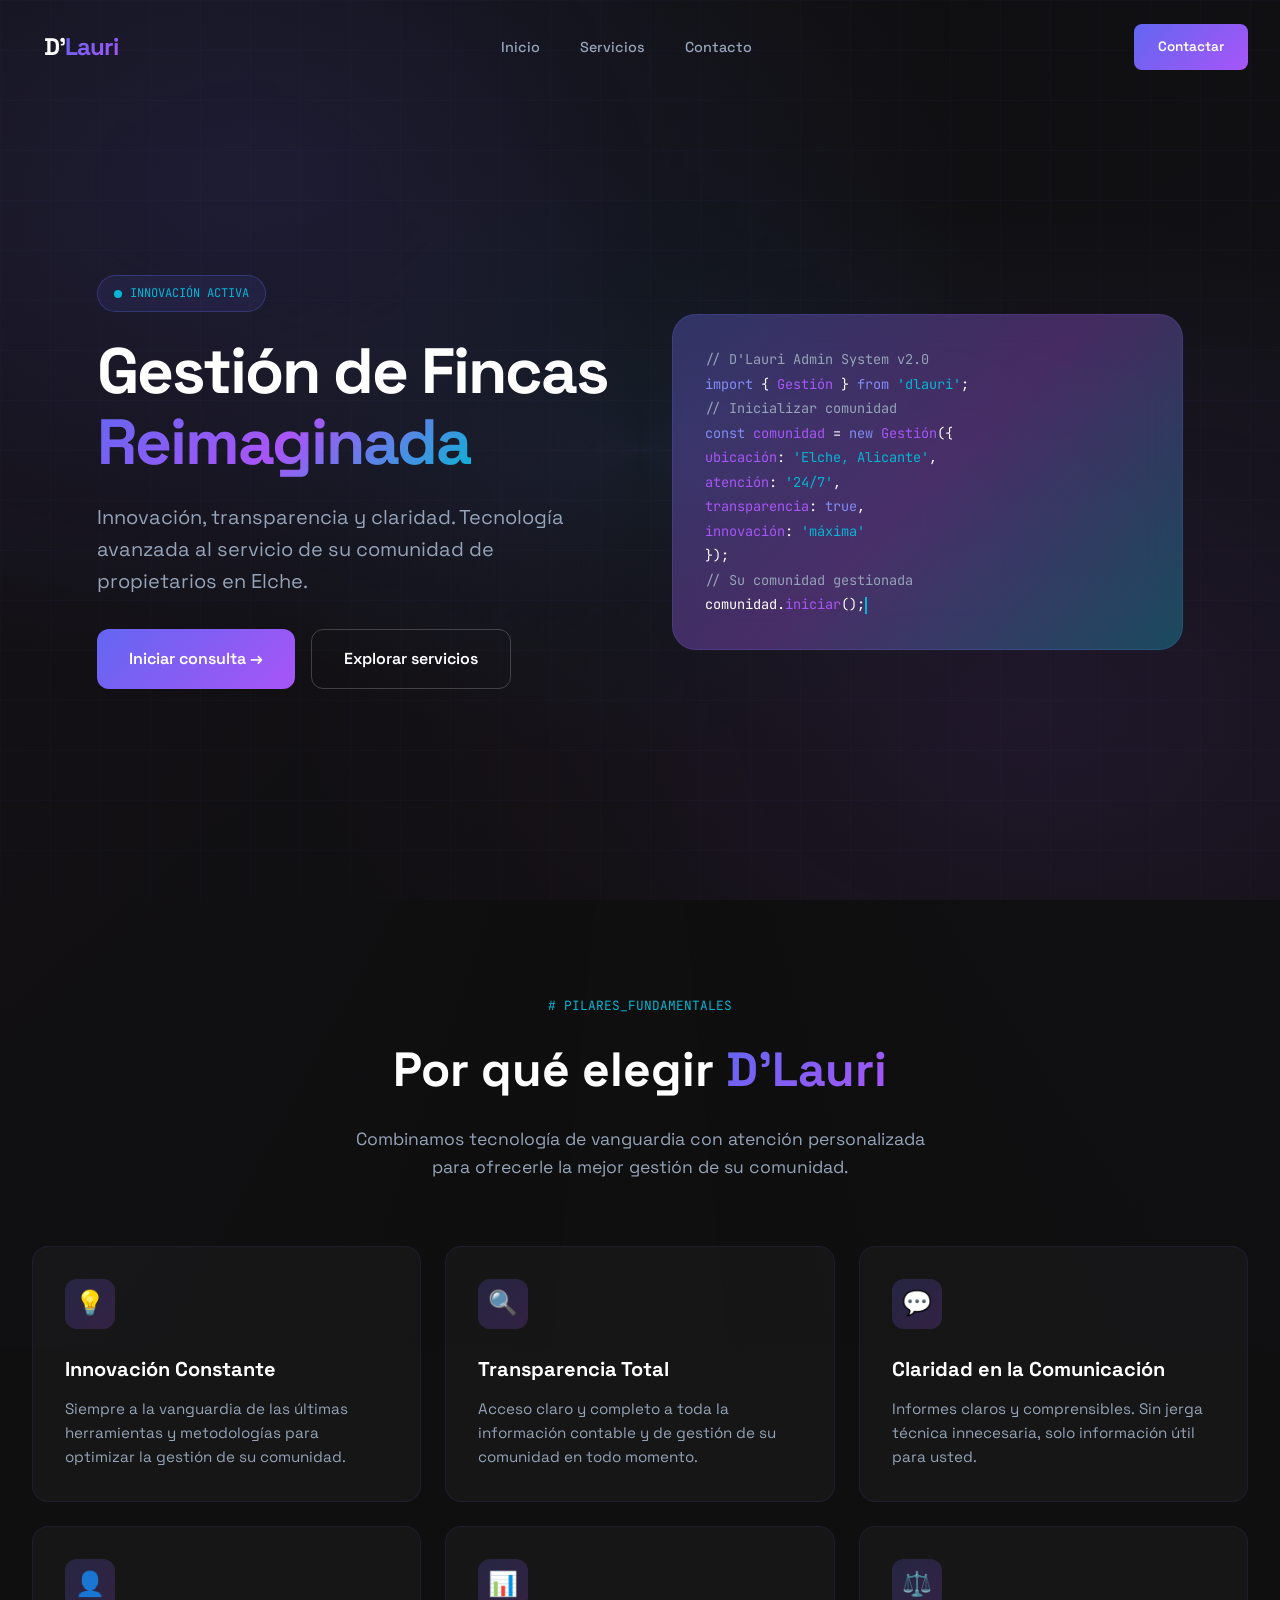
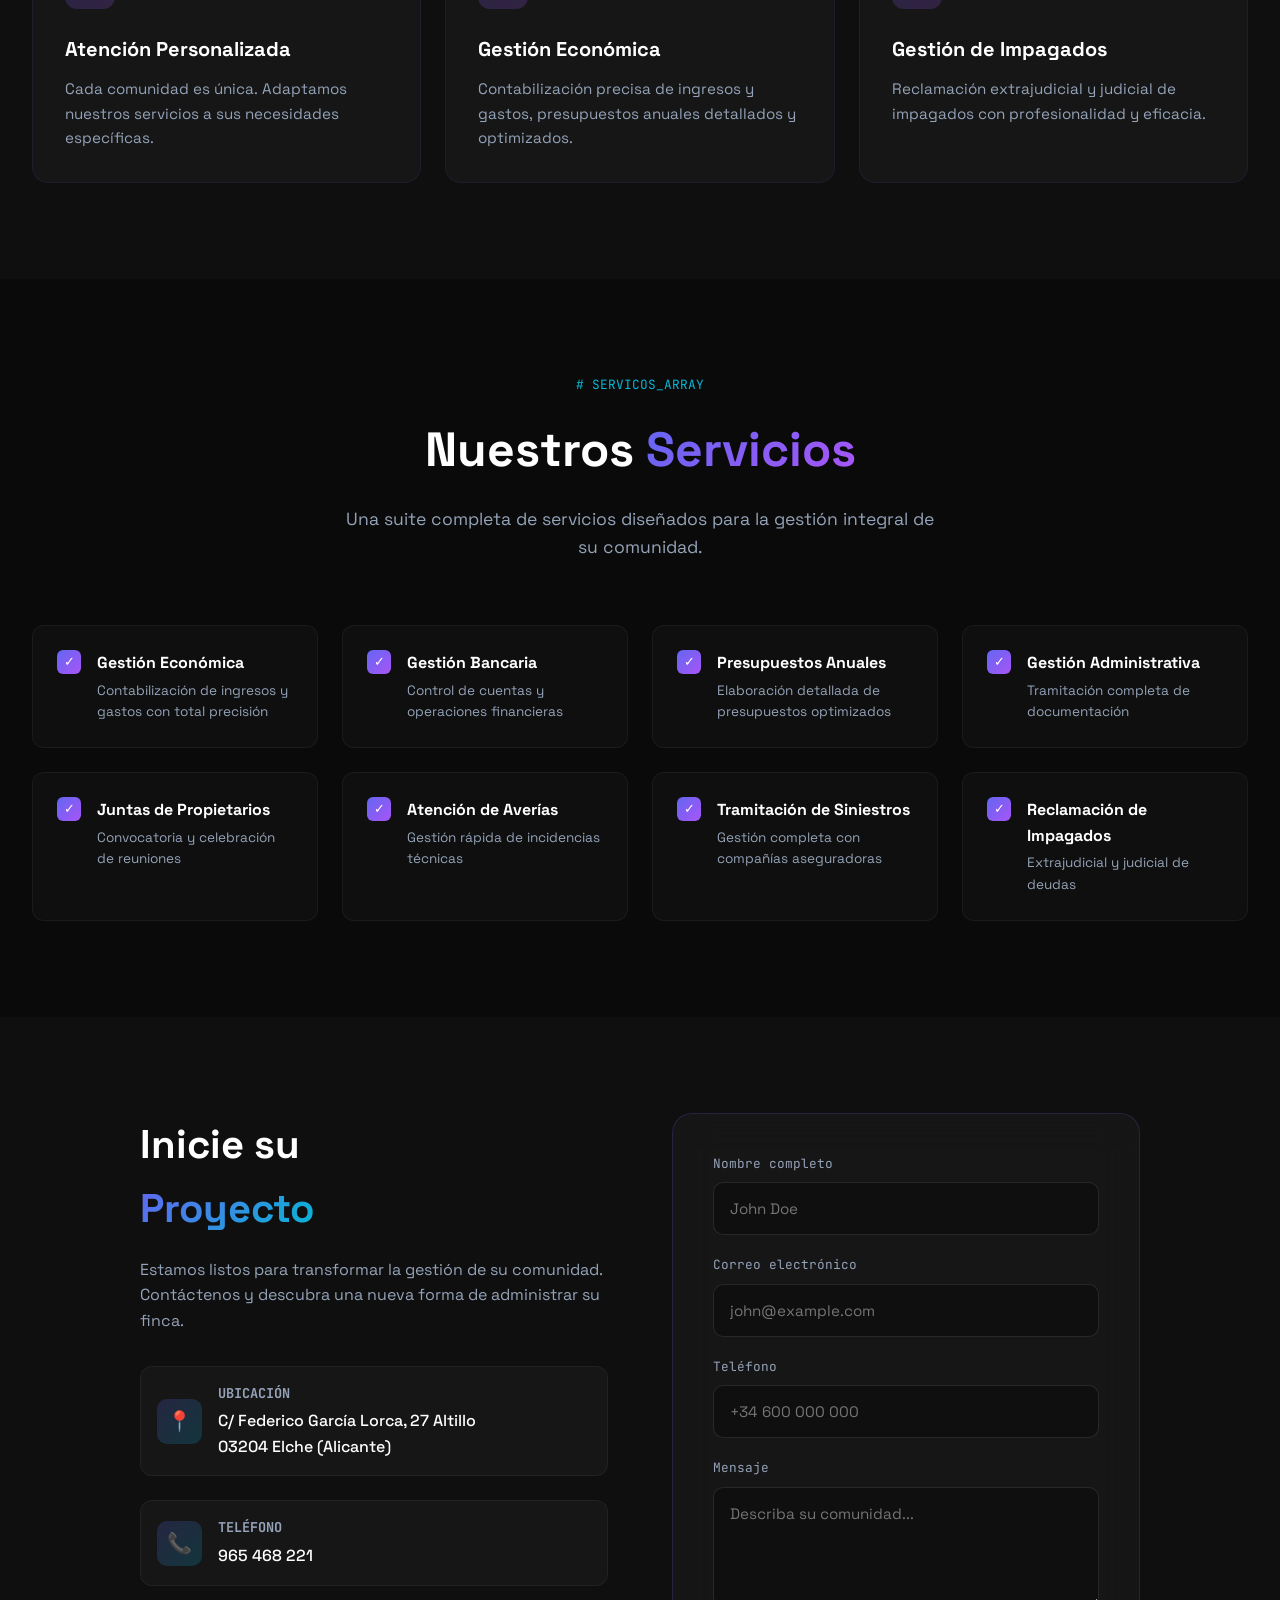
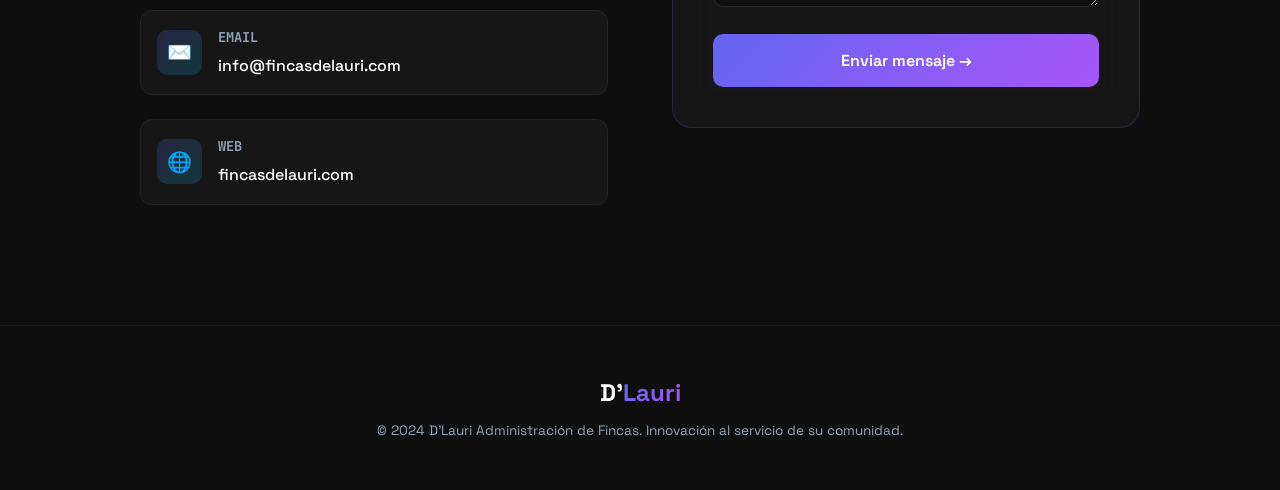
<file: admin-3.html>
<!DOCTYPE html>
<html lang="es">
<head>
    <meta charset="UTF-8">
    <meta name="viewport" content="width=device-width, initial-scale=1.0">
    <meta name="description" content="D'Lauri Administración de Fincas - Innovación y transparencia en la gestión de comunidades en Elche. Tecnología de vanguardia al servicio de su propiedad.">
    <meta name="keywords" content="administración fincas Elche, D'Lauri, gestión comunidades, innovación, tecnología fincas">
    <meta name="author" content="D'Lauri Administración de Fincas">
    <meta name="theme-color" content="#6366f1">
    <meta property="og:title" content="D'Lauri | Innovación en Administración de Fincas">
    <meta property="og:description" content="Tecnología avanzada y atención personalizada para su comunidad en Elche.">
    <meta property="og:type" content="website">
    <title>D'Lauri | Innovación y Tecnología en Administración de Fincas en Elche</title>
    <link rel="preconnect" href="https://fonts.googleapis.com">
    <link rel="preconnect" href="https://fonts.gstatic.com" crossorigin>
    <link href="https://fonts.googleapis.com/css2?family=Space+Grotesk:wght@300;400;500;600;700&family=JetBrains+Mono:wght@400;500&display=swap" rel="stylesheet">
    <style>
        :root {
            --purple: #6366f1;
            --purple-light: #818cf8;
            --purple-dark: #4f46e5;
            --magenta: #a855f7;
            --cyan: #06b6d4;
            --black: #0f0f0f;
            --dark: #1a1a2e;
            --darker: #16162a;
            --gray: #94a3b8;
            --white: #ffffff;
        }
        
        * {
            margin: 0;
            padding: 0;
            box-sizing: border-box;
        }
        
        html {
            scroll-behavior: smooth;
        }
        
        body {
            font-family: 'Space Grotesk', sans-serif;
            background: var(--black);
            color: var(--white);
            line-height: 1.6;
            overflow-x: hidden;
        }
        
        /* Animated Gradient Background */
        .gradient-bg {
            position: fixed;
            top: 0;
            left: 0;
            right: 0;
            bottom: 0;
            background: 
                radial-gradient(ellipse at 20% 20%, rgba(99, 102, 241, 0.15) 0%, transparent 50%),
                radial-gradient(ellipse at 80% 80%, rgba(168, 85, 247, 0.1) 0%, transparent 50%),
                radial-gradient(ellipse at 50% 50%, rgba(6, 182, 212, 0.05) 0%, transparent 50%);
            pointer-events: none;
            z-index: 0;
        }
        
        .gradient-bg::before {
            content: '';
            position: absolute;
            top: -50%;
            left: -50%;
            width: 200%;
            height: 200%;
            background: conic-gradient(from 0deg, transparent, rgba(99, 102, 241, 0.03), transparent, rgba(168, 85, 247, 0.03), transparent);
            animation: rotate 30s linear infinite;
        }
        
        @keyframes rotate {
            from { transform: rotate(0deg); }
            to { transform: rotate(360deg); }
        }
        
        /* Grid Pattern Overlay */
        .grid-pattern {
            position: fixed;
            top: 0;
            left: 0;
            right: 0;
            bottom: 0;
            background-image: 
                linear-gradient(rgba(99, 102, 241, 0.03) 1px, transparent 1px),
                linear-gradient(90deg, rgba(99, 102, 241, 0.03) 1px, transparent 1px);
            background-size: 50px 50px;
            pointer-events: none;
            z-index: 0;
        }
        
        /* Header */
        header {
            position: fixed;
            top: 0;
            left: 0;
            right: 0;
            z-index: 1000;
            padding: 1.5rem 2rem;
            transition: all 0.3s ease;
        }
        
        header.scrolled {
            background: rgba(15, 15, 15, 0.8);
            backdrop-filter: blur(20px);
            -webkit-backdrop-filter: blur(20px);
            border-bottom: 1px solid rgba(99, 102, 241, 0.1);
            padding: 1rem 2rem;
        }
        
        nav {
            max-width: 1400px;
            margin: 0 auto;
            display: flex;
            justify-content: space-between;
            align-items: center;
        }
        
        .logo {
            display: flex;
            align-items: center;
            gap: 0.75rem;
        }
        
        .logo-bracket {
            font-family: 'JetBrains Mono', monospace;
            font-size: 1.5rem;
            background: linear-gradient(135deg, var(--purple) 0%, var(--magenta) 100%);
            -webkit-background-clip: text;
            -webkit-text-fill-color: transparent;
            background-clip: text;
        }
        
        .logo-text {
            font-size: 1.5rem;
            font-weight: 700;
            letter-spacing: -1px;
        }
        
        .logo-text span {
            background: linear-gradient(135deg, var(--purple) 0%, var(--magenta) 100%);
            -webkit-background-clip: text;
            -webkit-text-fill-color: transparent;
            background-clip: text;
        }
        
        .nav-links {
            display: flex;
            gap: 2.5rem;
            list-style: none;
        }
        
        .nav-links a {
            color: var(--gray);
            text-decoration: none;
            font-weight: 500;
            font-size: 0.9rem;
            position: relative;
            transition: color 0.3s ease;
        }
        
        .nav-links a:hover {
            color: var(--white);
        }
        
        .nav-links a::before {
            content: '>';
            position: absolute;
            left: -15px;
            color: var(--cyan);
            opacity: 0;
            transition: opacity 0.3s ease;
            font-family: 'JetBrains Mono', monospace;
        }
        
        .nav-links a:hover::before {
            opacity: 1;
        }
        
        .cta-btn {
            background: linear-gradient(135deg, var(--purple) 0%, var(--magenta) 100%);
            color: var(--white);
            padding: 0.75rem 1.5rem;
            border-radius: 8px;
            text-decoration: none;
            font-weight: 600;
            font-size: 0.85rem;
            position: relative;
            overflow: hidden;
            transition: all 0.3s ease;
        }
        
        .cta-btn::before {
            content: '';
            position: absolute;
            top: 0;
            left: -100%;
            width: 100%;
            height: 100%;
            background: linear-gradient(90deg, transparent, rgba(255,255,255,0.2), transparent);
            transition: left 0.5s ease;
        }
        
        .cta-btn:hover::before {
            left: 100%;
        }
        
        /* Hero Section */
        .hero {
            min-height: 100vh;
            display: flex;
            align-items: center;
            padding: 8rem 2rem 4rem;
            position: relative;
            z-index: 1;
        }
        
        .hero-container {
            max-width: 1400px;
            margin: 0 auto;
            display: grid;
            grid-template-columns: 1fr 1fr;
            gap: 4rem;
            align-items: center;
        }
        
        .hero-badge {
            display: inline-flex;
            align-items: center;
            gap: 0.5rem;
            padding: 0.5rem 1rem;
            background: rgba(99, 102, 241, 0.1);
            border: 1px solid rgba(99, 102, 241, 0.3);
            border-radius: 50px;
            font-family: 'JetBrains Mono', monospace;
            font-size: 0.75rem;
            color: var(--cyan);
            margin-bottom: 1.5rem;
        }
        
        .hero-badge::before {
            content: '';
            width: 8px;
            height: 8px;
            background: var(--cyan);
            border-radius: 50%;
            animation: pulse 2s ease infinite;
        }
        
        @keyframes pulse {
            0%, 100% { opacity: 1; box-shadow: 0 0 10px var(--cyan); }
            50% { opacity: 0.5; box-shadow: 0 0 20px var(--cyan); }
        }
        
        .hero h1 {
            font-size: clamp(2.5rem, 5vw, 4.5rem);
            font-weight: 700;
            line-height: 1.1;
            margin-bottom: 1.5rem;
            letter-spacing: -2px;
        }
        
        .hero h1 .gradient {
            background: linear-gradient(135deg, var(--purple) 0%, var(--magenta) 50%, var(--cyan) 100%);
            -webkit-background-clip: text;
            -webkit-text-fill-color: transparent;
            background-clip: text;
        }
        
        .hero p {
            color: var(--gray);
            font-size: 1.25rem;
            margin-bottom: 2rem;
            max-width: 500px;
        }
        
        .hero-buttons {
            display: flex;
            gap: 1rem;
            flex-wrap: wrap;
        }
        
        .btn-primary {
            background: linear-gradient(135deg, var(--purple) 0%, var(--magenta) 100%);
            color: var(--white);
            padding: 1rem 2rem;
            border-radius: 12px;
            text-decoration: none;
            font-weight: 600;
            display: inline-flex;
            align-items: center;
            gap: 0.5rem;
            transition: all 0.3s ease;
            position: relative;
            overflow: hidden;
        }
        
        .btn-primary:hover {
            transform: translateY(-3px);
            box-shadow: 0 20px 40px rgba(99, 102, 241, 0.3);
        }
        
        .btn-secondary {
            background: transparent;
            color: var(--white);
            padding: 1rem 2rem;
            border-radius: 12px;
            text-decoration: none;
            font-weight: 600;
            border: 1px solid rgba(255, 255, 255, 0.2);
            display: inline-flex;
            align-items: center;
            gap: 0.5rem;
            transition: all 0.3s ease;
        }
        
        .btn-secondary:hover {
            background: rgba(255, 255, 255, 0.1);
            border-color: var(--purple);
        }
        
        .hero-visual {
            position: relative;
        }
        
        .glass-card {
            background: rgba(255, 255, 255, 0.03);
            backdrop-filter: blur(20px);
            -webkit-backdrop-filter: blur(20px);
            border: 1px solid rgba(99, 102, 241, 0.2);
            border-radius: 24px;
            padding: 2rem;
            position: relative;
        }
        
        .glass-card::before {
            content: '';
            position: absolute;
            top: -1px;
            left: -1px;
            right: -1px;
            bottom: -1px;
            background: linear-gradient(135deg, var(--purple), var(--magenta), var(--cyan));
            border-radius: 24px;
            z-index: -1;
            opacity: 0.3;
        }
        
        .code-block {
            font-family: 'JetBrains Mono', monospace;
            font-size: 0.85rem;
            line-height: 1.8;
        }
        
        .code-line {
            display: block;
        }
        
        .code-comment { color: var(--gray); }
        .code-keyword { color: var(--purple-light); }
        .code-string { color: var(--cyan); }
        .code-function { color: var(--magenta); }
        
        .typing-cursor {
            display: inline-block;
            width: 2px;
            height: 1.2em;
            background: var(--cyan);
            animation: blink 1s step-end infinite;
            vertical-align: middle;
        }
        
        @keyframes blink {
            50% { opacity: 0; }
        }
        
        /* Features Section */
        .features {
            padding: 6rem 2rem;
            position: relative;
            z-index: 1;
        }
        
        .section-container {
            max-width: 1400px;
            margin: 0 auto;
        }
        
        .section-header {
            text-align: center;
            margin-bottom: 4rem;
        }
        
        .section-tag {
            font-family: 'JetBrains Mono', monospace;
            font-size: 0.8rem;
            color: var(--cyan);
            margin-bottom: 1rem;
            display: block;
        }
        
        .section-title {
            font-size: clamp(2rem, 4vw, 3rem);
            font-weight: 700;
            margin-bottom: 1rem;
        }
        
        .section-title span {
            background: linear-gradient(135deg, var(--purple) 0%, var(--magenta) 100%);
            -webkit-background-clip: text;
            -webkit-text-fill-color: transparent;
            background-clip: text;
        }
        
        .section-subtitle {
            color: var(--gray);
            font-size: 1.1rem;
            max-width: 600px;
            margin: 0 auto;
        }
        
        .features-grid {
            display: grid;
            grid-template-columns: repeat(auto-fit, minmax(300px, 1fr));
            gap: 1.5rem;
        }
        
        .feature-card {
            background: rgba(255, 255, 255, 0.03);
            border: 1px solid rgba(99, 102, 241, 0.1);
            border-radius: 16px;
            padding: 2rem;
            transition: all 0.4s ease;
            position: relative;
            overflow: hidden;
        }
        
        .feature-card::before {
            content: '';
            position: absolute;
            top: 0;
            left: 0;
            width: 100%;
            height: 2px;
            background: linear-gradient(90deg, var(--purple), var(--magenta), var(--cyan));
            transform: scaleX(0);
            transform-origin: left;
            transition: transform 0.4s ease;
        }
        
        .feature-card:hover {
            background: rgba(255, 255, 255, 0.05);
            border-color: rgba(99, 102, 241, 0.3);
            transform: translateY(-5px);
        }
        
        .feature-card:hover::before {
            transform: scaleX(1);
        }
        
        .feature-icon {
            width: 50px;
            height: 50px;
            background: linear-gradient(135deg, rgba(99, 102, 241, 0.2) 0%, rgba(168, 85, 247, 0.2) 100%);
            border-radius: 12px;
            display: flex;
            align-items: center;
            justify-content: center;
            font-size: 1.5rem;
            margin-bottom: 1.5rem;
        }
        
        .feature-card h3 {
            font-size: 1.25rem;
            margin-bottom: 0.75rem;
        }
        
        .feature-card p {
            color: var(--gray);
            font-size: 0.95rem;
        }
        
        /* Services Section */
        .services {
            padding: 6rem 2rem;
            background: rgba(0, 0, 0, 0.3);
            position: relative;
            z-index: 1;
        }
        
        .services-grid {
            display: grid;
            grid-template-columns: repeat(auto-fit, minmax(280px, 1fr));
            gap: 1.5rem;
        }
        
        .service-item {
            display: flex;
            align-items: flex-start;
            gap: 1rem;
            padding: 1.5rem;
            background: rgba(255, 255, 255, 0.02);
            border-radius: 12px;
            border: 1px solid rgba(255, 255, 255, 0.05);
            transition: all 0.3s ease;
        }
        
        .service-item:hover {
            background: rgba(255, 255, 255, 0.05);
            border-color: rgba(99, 102, 241, 0.3);
        }
        
        .service-check {
            width: 24px;
            height: 24px;
            background: linear-gradient(135deg, var(--purple) 0%, var(--magenta) 100%);
            border-radius: 6px;
            display: flex;
            align-items: center;
            justify-content: center;
            font-size: 0.8rem;
            flex-shrink: 0;
        }
        
        .service-text h4 {
            font-size: 1rem;
            margin-bottom: 0.25rem;
        }
        
        .service-text p {
            color: var(--gray);
            font-size: 0.85rem;
        }
        
        /* Contact Section */
        .contact {
            padding: 6rem 2rem;
            position: relative;
            z-index: 1;
        }
        
        .contact-container {
            max-width: 1000px;
            margin: 0 auto;
            display: grid;
            grid-template-columns: 1fr 1fr;
            gap: 4rem;
            align-items: start;
        }
        
        .contact-info h2 {
            font-size: 2.5rem;
            margin-bottom: 1rem;
        }
        
        .contact-info h2 span {
            background: linear-gradient(135deg, var(--purple) 0%, var(--cyan) 100%);
            -webkit-background-clip: text;
            -webkit-text-fill-color: transparent;
            background-clip: text;
        }
        
        .contact-info p {
            color: var(--gray);
            margin-bottom: 2rem;
        }
        
        .contact-item {
            display: flex;
            align-items: center;
            gap: 1rem;
            margin-bottom: 1.5rem;
            padding: 1rem;
            background: rgba(255, 255, 255, 0.03);
            border-radius: 12px;
            border: 1px solid rgba(255, 255, 255, 0.05);
            transition: all 0.3s ease;
        }
        
        .contact-item:hover {
            border-color: rgba(99, 102, 241, 0.3);
            transform: translateX(5px);
        }
        
        .contact-icon {
            width: 45px;
            height: 45px;
            background: linear-gradient(135deg, rgba(99, 102, 241, 0.2) 0%, rgba(6, 182, 212, 0.2) 100%);
            border-radius: 10px;
            display: flex;
            align-items: center;
            justify-content: center;
            font-size: 1.25rem;
        }
        
        .contact-details strong {
            display: block;
            font-size: 0.85rem;
            color: var(--gray);
            margin-bottom: 0.25rem;
            font-family: 'JetBrains Mono', monospace;
        }
        
        .contact-details a, .contact-details span {
            color: var(--white);
            text-decoration: none;
            font-weight: 500;
        }
        
        .contact-details a:hover {
            color: var(--cyan);
        }
        
        .contact-form {
            background: rgba(255, 255, 255, 0.03);
            backdrop-filter: blur(20px);
            border: 1px solid rgba(99, 102, 241, 0.2);
            border-radius: 20px;
            padding: 2.5rem;
        }
        
        .form-group {
            margin-bottom: 1.25rem;
        }
        
        .form-group label {
            display: block;
            font-size: 0.8rem;
            color: var(--gray);
            margin-bottom: 0.5rem;
            font-family: 'JetBrains Mono', monospace;
        }
        
        .form-group input,
        .form-group textarea {
            width: 100%;
            padding: 1rem;
            background: rgba(0, 0, 0, 0.3);
            border: 1px solid rgba(255, 255, 255, 0.1);
            border-radius: 10px;
            color: var(--white);
            font-family: inherit;
            font-size: 0.95rem;
            transition: all 0.3s ease;
        }
        
        .form-group input:focus,
        .form-group textarea:focus {
            outline: none;
            border-color: var(--purple);
            box-shadow: 0 0 20px rgba(99, 102, 241, 0.2);
        }
        
        .form-group textarea {
            min-height: 120px;
            resize: vertical;
        }
        
        .submit-btn {
            width: 100%;
            padding: 1rem;
            background: linear-gradient(135deg, var(--purple) 0%, var(--magenta) 100%);
            color: var(--white);
            border: none;
            border-radius: 10px;
            font-family: inherit;
            font-weight: 600;
            font-size: 1rem;
            cursor: pointer;
            transition: all 0.3s ease;
        }
        
        .submit-btn:hover {
            transform: translateY(-2px);
            box-shadow: 0 10px 30px rgba(99, 102, 241, 0.4);
        }
        
        /* Footer */
        footer {
            padding: 3rem 2rem;
            border-top: 1px solid rgba(99, 102, 241, 0.1);
            text-align: center;
            position: relative;
            z-index: 1;
        }
        
        .footer-logo {
            font-size: 1.5rem;
            font-weight: 700;
            margin-bottom: 0.5rem;
        }
        
        .footer-logo span {
            background: linear-gradient(135deg, var(--purple) 0%, var(--magenta) 100%);
            -webkit-background-clip: text;
            -webkit-text-fill-color: transparent;
            background-clip: text;
        }
        
        .footer-text {
            color: var(--gray);
            font-size: 0.85rem;
        }
        
        /* Mobile Responsive */
        @media (max-width: 1024px) {
            .hero-container,
            .contact-container {
                grid-template-columns: 1fr;
                gap: 3rem;
            }
            
            .hero-visual {
                order: -1;
            }
            
            .nav-links {
                display: none;
            }
        }
        
        @media (max-width: 768px) {
            .hero {
                padding-top: 6rem;
            }
            
            .hero h1 {
                font-size: 2.5rem;
            }
            
            .features-grid,
            .services-grid {
                grid-template-columns: 1fr;
            }
            
            .contact-form {
                padding: 1.5rem;
            }
        }
    </style>
</head>
<body>
    <div class="gradient-bg"></div>
    <div class="grid-pattern"></div>
    
    <header id="header">
        <nav>
            <div class="logo">
                <span class="logo-bracket"></></span>
                <span class="logo-text">D'<span>Lauri</span></span>
            </div>
            <ul class="nav-links">
                <li><a href="#inicio">Inicio</a></li>
                <li><a href="#servicios">Servicios</a></li>
                <li><a href="#contacto">Contacto</a></li>
            </ul>
            <a href="tel:965468221" class="cta-btn">Contactar</a>
        </nav>
    </header>

    <section class="hero" id="inicio">
        <div class="hero-container">
            <div class="hero-content">
                <div class="hero-badge">INNOVACIÓN ACTIVA</div>
                <h1>Gestión de Fincas<br><span class="gradient">Reimaginada</span></h1>
                <p>Innovación, transparencia y claridad. Tecnología avanzada al servicio de su comunidad de propietarios en Elche.</p>
                <div class="hero-buttons">
                    <a href="#contacto" class="btn-primary">
                        Iniciar consulta →
                    </a>
                    <a href="#servicios" class="btn-secondary">
                        Explorar servicios
                    </a>
                </div>
            </div>
            <div class="hero-visual">
                <div class="glass-card">
                    <div class="code-block">
                        <span class="code-line code-comment">// D'Lauri Admin System v2.0</span>
                        <span class="code-line"><span class="code-keyword">import</span> { <span class="code-function">Gestión</span> } <span class="code-keyword">from</span> <span class="code-string">'dlauri'</span>;</span>
                        <span class="code-line"></span>
                        <span class="code-line code-comment">// Inicializar comunidad</span>
                        <span class="code-line"><span class="code-keyword">const</span> <span class="code-function">comunidad</span> = <span class="code-keyword">new</span> <span class="code-function">Gestión</span>({</span>
                        <span class="code-line">  <span class="code-function">ubicación</span>: <span class="code-string">'Elche, Alicante'</span>,</span>
                        <span class="code-line">  <span class="code-function">atención</span>: <span class="code-string">'24/7'</span>,</span>
                        <span class="code-line">  <span class="code-function">transparencia</span>: <span class="code-keyword">true</span>,</span>
                        <span class="code-line">  <span class="code-function">innovación</span>: <span class="code-string">'máxima'</span></span>
                        <span class="code-line">});</span>
                        <span class="code-line"></span>
                        <span class="code-line code-comment">// Su comunidad gestionada</span>
                        <span class="code-line">comunidad.<span class="code-function">iniciar</span>();<span class="typing-cursor"></span></span>
                    </div>
                </div>
            </div>
        </div>
    </section>

    <section class="features">
        <div class="section-container">
            <div class="section-header">
                <span class="section-tag"># PILARES_FUNDAMENTALES</span>
                <h2 class="section-title">Por qué elegir <span>D'Lauri</span></h2>
                <p class="section-subtitle">Combinamos tecnología de vanguardia con atención personalizada para ofrecerle la mejor gestión de su comunidad.</p>
            </div>
            <div class="features-grid">
                <div class="feature-card">
                    <div class="feature-icon">💡</div>
                    <h3>Innovación Constante</h3>
                    <p>Siempre a la vanguardia de las últimas herramientas y metodologías para optimizar la gestión de su comunidad.</p>
                </div>
                <div class="feature-card">
                    <div class="feature-icon">🔍</div>
                    <h3>Transparencia Total</h3>
                    <p>Acceso claro y completo a toda la información contable y de gestión de su comunidad en todo momento.</p>
                </div>
                <div class="feature-card">
                    <div class="feature-icon">💬</div>
                    <h3>Claridad en la Comunicación</h3>
                    <p>Informes claros y comprensibles. Sin jerga técnica innecesaria, solo información útil para usted.</p>
                </div>
                <div class="feature-card">
                    <div class="feature-icon">👤</div>
                    <h3>Atención Personalizada</h3>
                    <p>Cada comunidad es única. Adaptamos nuestros servicios a sus necesidades específicas.</p>
                </div>
                <div class="feature-card">
                    <div class="feature-icon">📊</div>
                    <h3>Gestión Económica</h3>
                    <p>Contabilización precisa de ingresos y gastos, presupuestos anuales detallados y optimizados.</p>
                </div>
                <div class="feature-card">
                    <div class="feature-icon">⚖️</div>
                    <h3>Gestión de Impagados</h3>
                    <p>Reclamación extrajudicial y judicial de impagados con profesionalidad y eficacia.</p>
                </div>
            </div>
        </div>
    </section>

    <section class="services" id="servicios">
        <div class="section-container">
            <div class="section-header">
                <span class="section-tag"># SERVICOS_ARRAY</span>
                <h2 class="section-title">Nuestros <span>Servicios</span></h2>
                <p class="section-subtitle">Una suite completa de servicios diseñados para la gestión integral de su comunidad.</p>
            </div>
            <div class="services-grid">
                <div class="service-item">
                    <div class="service-check">✓</div>
                    <div class="service-text">
                        <h4>Gestión Económica</h4>
                        <p>Contabilización de ingresos y gastos con total precisión</p>
                    </div>
                </div>
                <div class="service-item">
                    <div class="service-check">✓</div>
                    <div class="service-text">
                        <h4>Gestión Bancaria</h4>
                        <p>Control de cuentas y operaciones financieras</p>
                    </div>
                </div>
                <div class="service-item">
                    <div class="service-check">✓</div>
                    <div class="service-text">
                        <h4>Presupuestos Anuales</h4>
                        <p>Elaboración detallada de presupuestos optimizados</p>
                    </div>
                </div>
                <div class="service-item">
                    <div class="service-check">✓</div>
                    <div class="service-text">
                        <h4>Gestión Administrativa</h4>
                        <p>Tramitación completa de documentación</p>
                    </div>
                </div>
                <div class="service-item">
                    <div class="service-check">✓</div>
                    <div class="service-text">
                        <h4>Juntas de Propietarios</h4>
                        <p>Convocatoria y celebración de reuniones</p>
                    </div>
                </div>
                <div class="service-item">
                    <div class="service-check">✓</div>
                    <div class="service-text">
                        <h4>Atención de Averías</h4>
                        <p>Gestión rápida de incidencias técnicas</p>
                    </div>
                </div>
                <div class="service-item">
                    <div class="service-check">✓</div>
                    <div class="service-text">
                        <h4>Tramitación de Siniestros</h4>
                        <p>Gestión completa con compañías aseguradoras</p>
                    </div>
                </div>
                <div class="service-item">
                    <div class="service-check">✓</div>
                    <div class="service-text">
                        <h4>Reclamación de Impagados</h4>
                        <p>Extrajudicial y judicial de deudas</p>
                    </div>
                </div>
            </div>
        </div>
    </section>

    <section class="contact" id="contacto">
        <div class="contact-container">
            <div class="contact-info">
                <h2>Inicie su<br><span>Proyecto</span></h2>
                <p>Estamos listos para transformar la gestión de su comunidad. Contáctenos y descubra una nueva forma de administrar su finca.</p>
                <div class="contact-item">
                    <div class="contact-icon">📍</div>
                    <div class="contact-details">
                        <strong>UBICACIÓN</strong>
                        <span>C/ Federico García Lorca, 27 Altillo<br>03204 Elche (Alicante)</span>
                    </div>
                </div>
                <div class="contact-item">
                    <div class="contact-icon">📞</div>
                    <div class="contact-details">
                        <strong>TELÉFONO</strong>
                        <a href="tel:965468221">965 468 221</a>
                    </div>
                </div>
                <div class="contact-item">
                    <div class="contact-icon">✉️</div>
                    <div class="contact-details">
                        <strong>EMAIL</strong>
                        <a href="mailto:info@fincasdelauri.com">info@fincasdelauri.com</a>
                    </div>
                </div>
                <div class="contact-item">
                    <div class="contact-icon">🌐</div>
                    <div class="contact-details">
                        <strong>WEB</strong>
                        <a href="https://www.fincasdelauri.com" target="_blank">fincasdelauri.com</a>
                    </div>
                </div>
            </div>
            <div class="contact-form">
                <form>
                    <div class="form-group">
                        <label>Nombre completo</label>
                        <input type="text" placeholder="John Doe" required>
                    </div>
                    <div class="form-group">
                        <label>Correo electrónico</label>
                        <input type="email" placeholder="john@example.com" required>
                    </div>
                    <div class="form-group">
                        <label>Teléfono</label>
                        <input type="tel" placeholder="+34 600 000 000">
                    </div>
                    <div class="form-group">
                        <label>Mensaje</label>
                        <textarea placeholder="Describa su comunidad..."></textarea>
                    </div>
                    <button type="submit" class="submit-btn">Enviar mensaje →</button>
                </form>
            </div>
        </div>
    </section>

    <footer>
        <div class="footer-logo">D'<span>Lauri</span></div>
        <p class="footer-text">© 2024 D'Lauri Administración de Fincas. Innovación al servicio de su comunidad.</p>
    </footer>

    <script>
        // Header scroll effect
        window.addEventListener('scroll', () => {
            const header = document.getElementById('header');
            if (window.scrollY > 50) {
                header.classList.add('scrolled');
            } else {
                header.classList.remove('scrolled');
            }
        });
    </script>
</body>
</html>
</file>
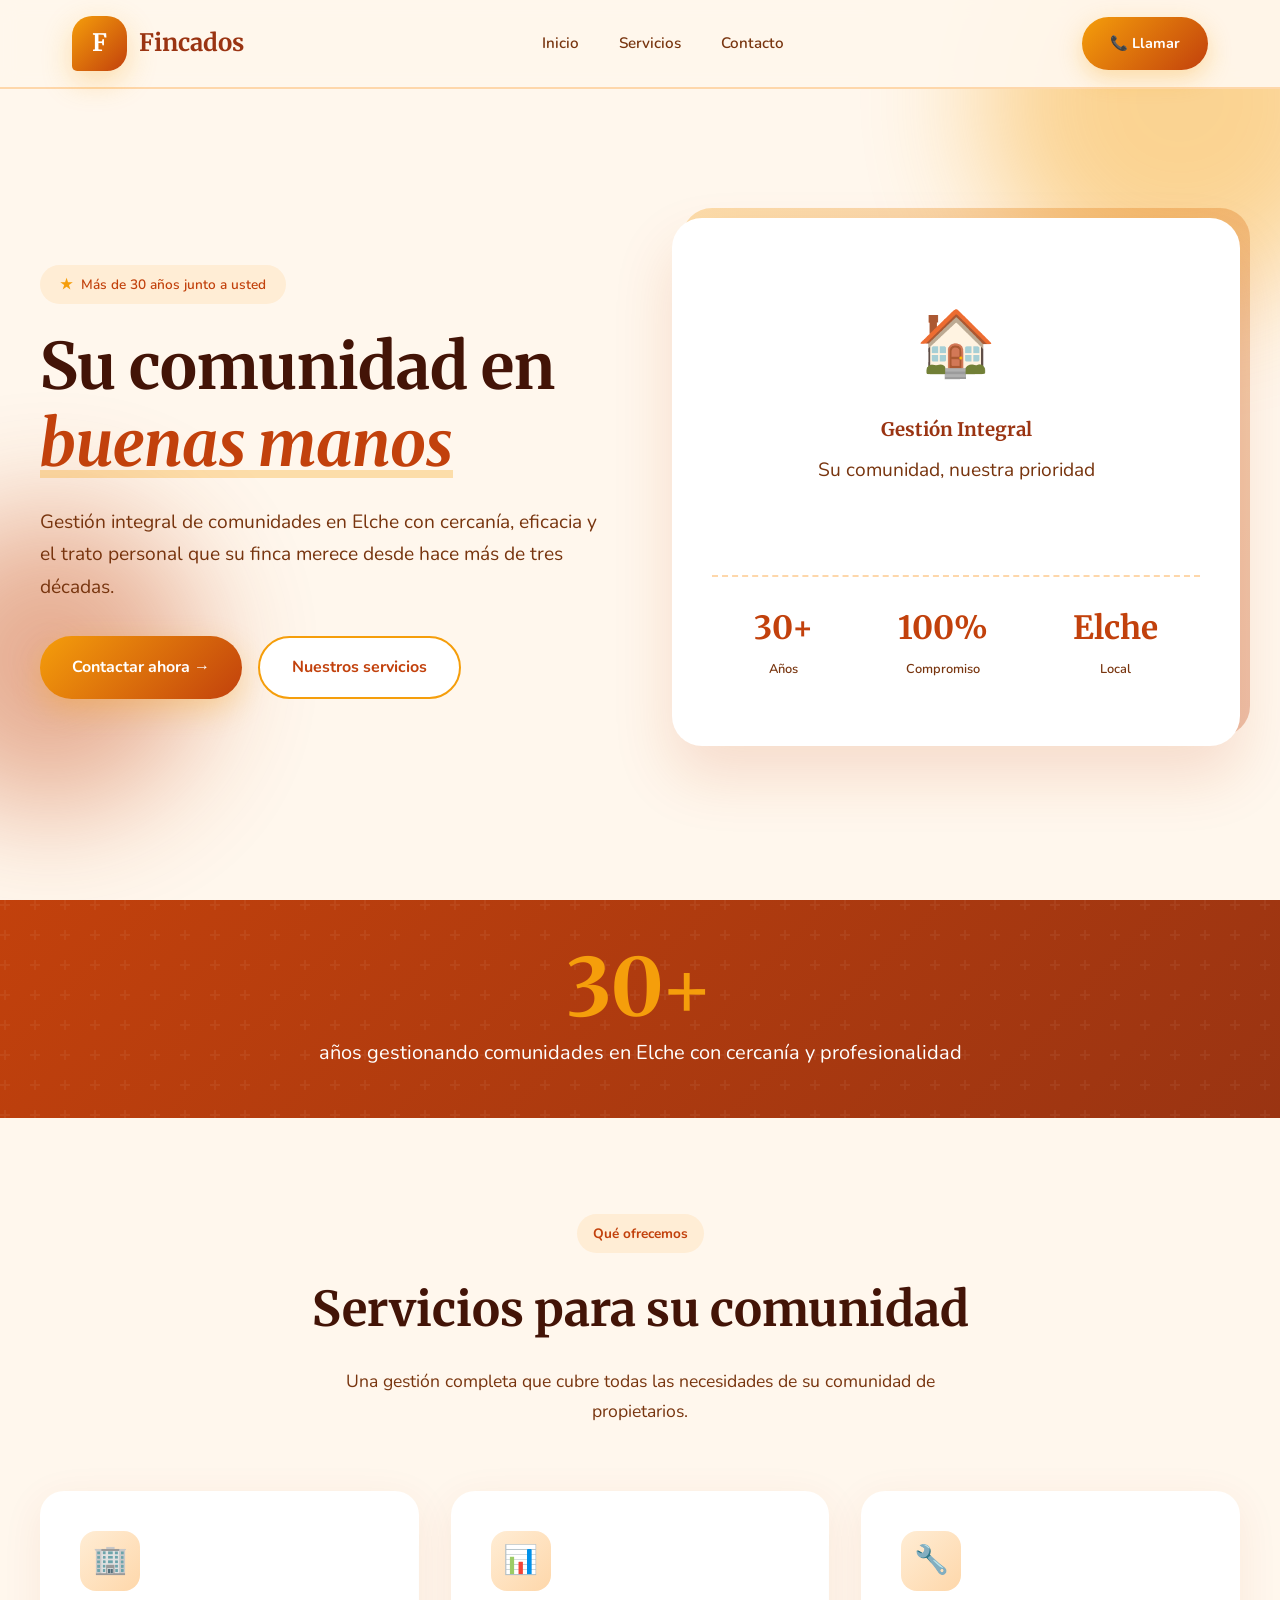
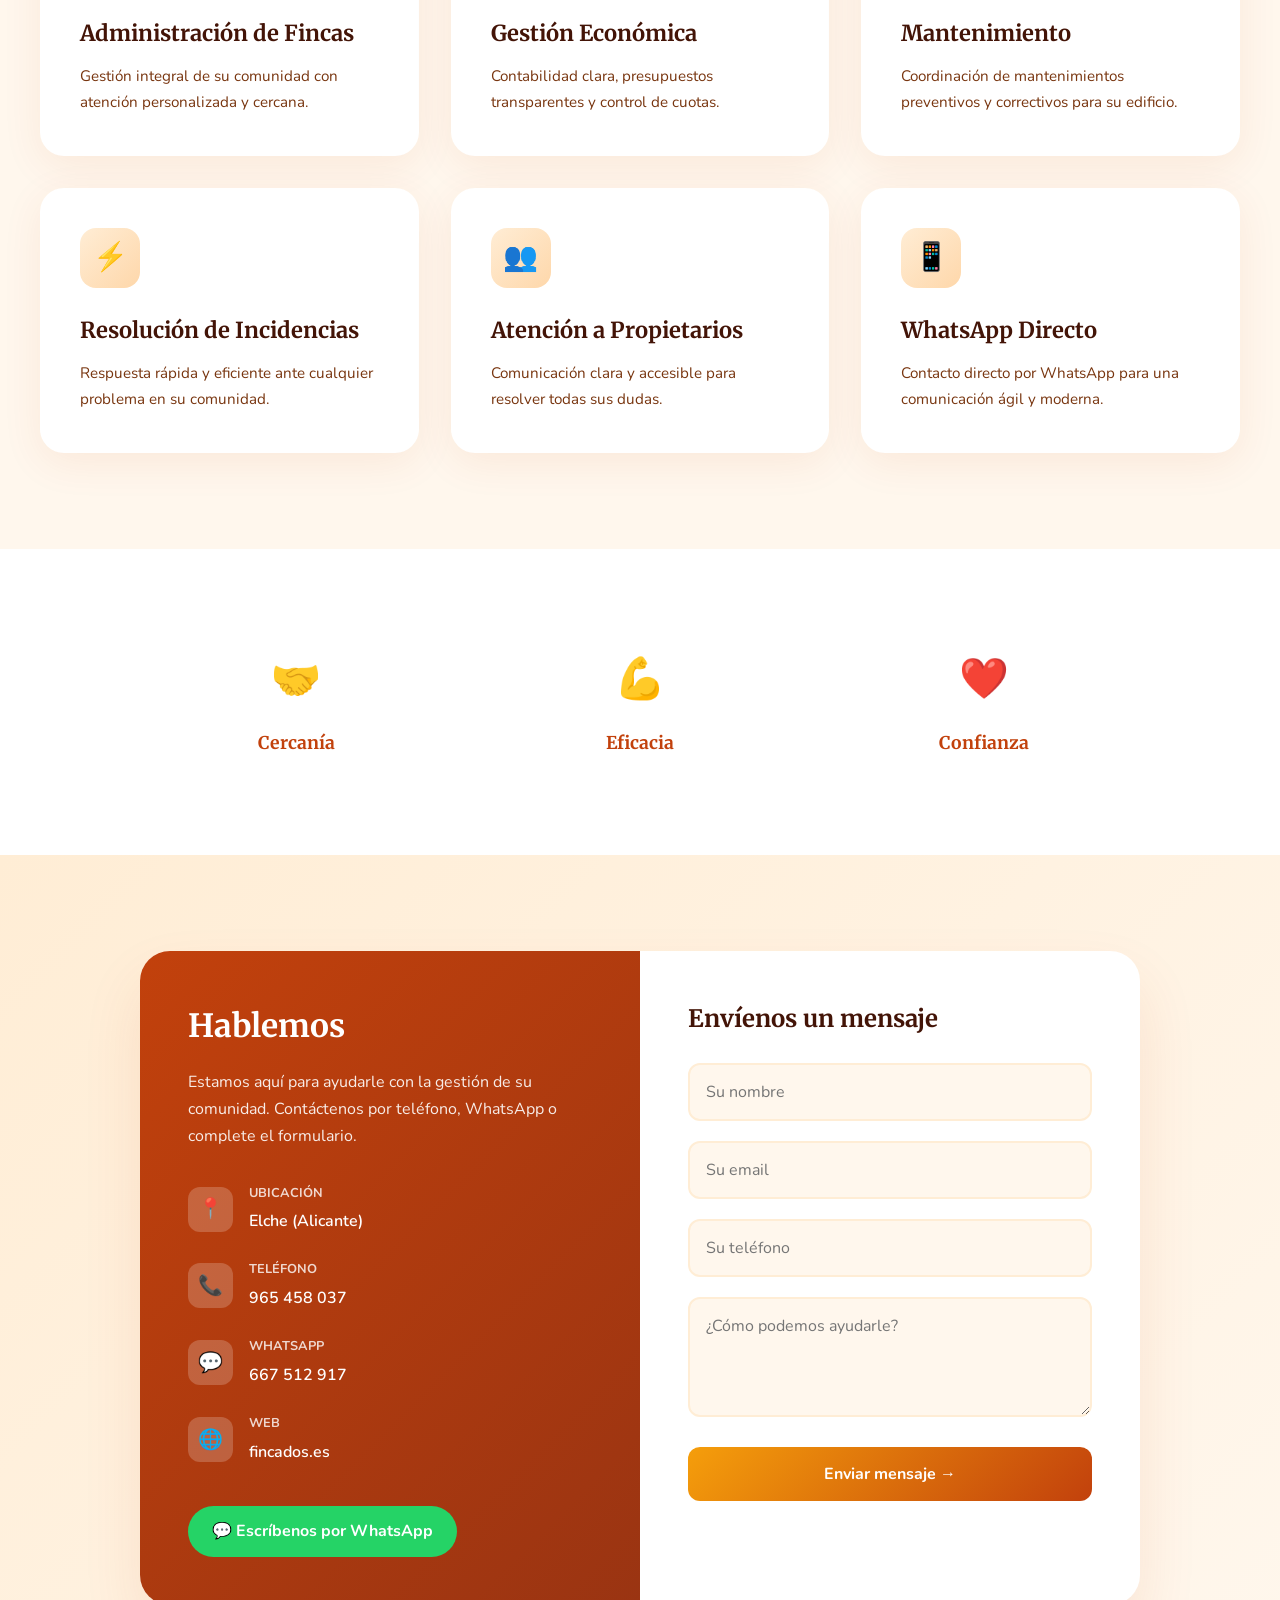
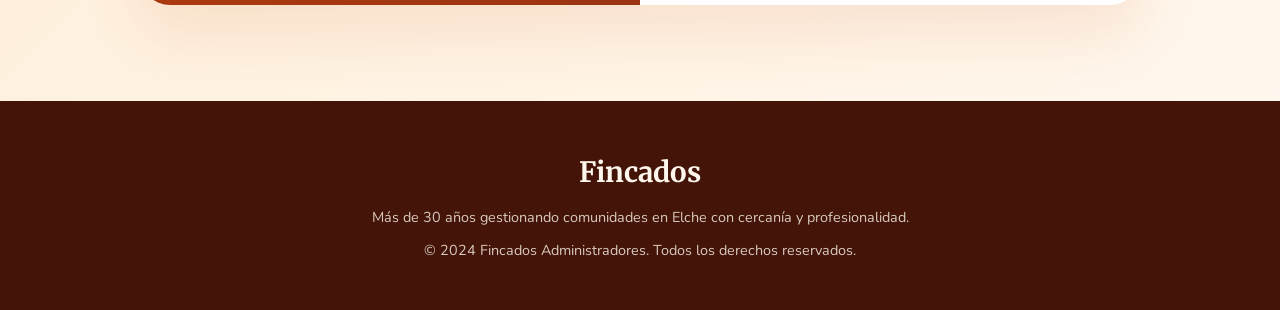
<file: admin-4.html>
<!DOCTYPE html>
<html lang="es">
<head>
    <meta charset="UTF-8">
    <meta name="viewport" content="width=device-width, initial-scale=1.0">
    <meta name="description" content="Fincados Administradores en Elche. Más de 30 años de experiencia gestionando comunidades con cercanía y eficacia.">
    <meta name="keywords" content="Fincados, administración fincas Elche, comunidades propietarios, 30 años experiencia, gestión cercana">
    <meta name="author" content="Fincados Administradores">
    <meta name="theme-color" content="#f59e0b">
    <meta property="og:title" content="Fincados | 30+ Años de Cercanía y Eficacia">
    <meta property="og:description" content="Gestión integral de comunidades en Elche desde hace más de tres décadas.">
    <meta property="og:type" content="website">
    <title>Fincados | 30+ Años de Cercanía y Eficacia en Elche</title>
    <link rel="preconnect" href="https://fonts.googleapis.com">
    <link rel="preconnect" href="https://fonts.gstatic.com" crossorigin>
    <link href="https://fonts.googleapis.com/css2?family=Merriweather:ital,wght@0,400;0,700;1,400&family=Nunito:wght@400;500;600;700;800&display=swap" rel="stylesheet">
    <style>
        :root {
            --amber: #f59e0b;
            --amber-light: #fbbf24;
            --terracotta: #c2410c;
            --terracotta-dark: #9a3412;
            --warm-cream: #fff7ed;
            --cream: #ffedd5;
            --sand: #fed7aa;
            --charcoal: #431407;
            --brown: #78350f;
            --white: #ffffff;
        }
        
        * {
            margin: 0;
            padding: 0;
            box-sizing: border-box;
        }
        
        html {
            scroll-behavior: smooth;
        }
        
        body {
            font-family: 'Nunito', sans-serif;
            background: var(--warm-cream);
            color: var(--charcoal);
            line-height: 1.7;
        }
        
        /* Organic Shapes */
        .blob {
            position: absolute;
            border-radius: 50%;
            filter: blur(60px);
            opacity: 0.4;
            z-index: 0;
        }
        
        .blob-1 {
            width: 400px;
            height: 400px;
            background: var(--amber);
            top: -100px;
            right: -100px;
            animation: float 8s ease-in-out infinite;
        }
        
        .blob-2 {
            width: 300px;
            height: 300px;
            background: var(--terracotta);
            bottom: 10%;
            left: -100px;
            animation: float 10s ease-in-out infinite reverse;
        }
        
        @keyframes float {
            0%, 100% { transform: translate(0, 0) scale(1); }
            33% { transform: translate(30px, -30px) scale(1.05); }
            66% { transform: translate(-20px, 20px) scale(0.95); }
        }
        
        /* Header */
        header {
            position: fixed;
            top: 0;
            left: 0;
            right: 0;
            z-index: 1000;
            background: rgba(255, 247, 237, 0.95);
            backdrop-filter: blur(10px);
            border-bottom: 2px solid var(--sand);
            padding: 1rem 0;
        }
        
        nav {
            max-width: 1200px;
            margin: 0 auto;
            padding: 0 2rem;
            display: flex;
            justify-content: space-between;
            align-items: center;
        }
        
        .logo {
            display: flex;
            align-items: center;
            gap: 0.75rem;
        }
        
        .logo-icon {
            width: 55px;
            height: 55px;
            background: linear-gradient(135deg, var(--amber) 0%, var(--terracotta) 100%);
            border-radius: 20px 20px 20px 5px;
            display: flex;
            align-items: center;
            justify-content: center;
            font-family: 'Merriweather', serif;
            font-weight: 700;
            font-size: 1.5rem;
            color: var(--white);
            box-shadow: 0 10px 30px rgba(245, 158, 11, 0.3);
        }
        
        .logo-text {
            font-family: 'Merriweather', serif;
            font-size: 1.5rem;
            font-weight: 700;
            color: var(--terracotta-dark);
        }
        
        .nav-links {
            display: flex;
            gap: 2.5rem;
            list-style: none;
        }
        
        .nav-links a {
            color: var(--brown);
            text-decoration: none;
            font-weight: 600;
            font-size: 0.95rem;
            position: relative;
            padding: 0.5rem 0;
            transition: color 0.3s ease;
        }
        
        .nav-links a::after {
            content: '';
            position: absolute;
            bottom: 0;
            left: 0;
            width: 0;
            height: 3px;
            background: var(--amber);
            border-radius: 2px;
            transition: width 0.3s ease;
        }
        
        .nav-links a:hover {
            color: var(--terracotta);
        }
        
        .nav-links a:hover::after {
            width: 100%;
        }
        
        .cta-btn {
            background: linear-gradient(135deg, var(--amber) 0%, var(--terracotta) 100%);
            color: var(--white);
            padding: 0.875rem 1.75rem;
            border-radius: 50px;
            text-decoration: none;
            font-weight: 700;
            font-size: 0.9rem;
            box-shadow: 0 8px 25px rgba(245, 158, 11, 0.3);
            transition: all 0.3s ease;
        }
        
        .cta-btn:hover {
            transform: translateY(-3px);
            box-shadow: 0 12px 35px rgba(245, 158, 11, 0.4);
        }
        
        /* Hero Section */
        .hero {
            min-height: 100vh;
            display: flex;
            align-items: center;
            padding: 8rem 2rem 4rem;
            position: relative;
            overflow: hidden;
        }
        
        .hero-container {
            max-width: 1200px;
            margin: 0 auto;
            display: grid;
            grid-template-columns: 1fr 1fr;
            gap: 4rem;
            align-items: center;
            position: relative;
            z-index: 1;
        }
        
        .hero-badge {
            display: inline-flex;
            align-items: center;
            gap: 0.5rem;
            background: var(--cream);
            padding: 0.5rem 1.25rem;
            border-radius: 50px;
            font-weight: 600;
            font-size: 0.85rem;
            color: var(--terracotta);
            margin-bottom: 1.5rem;
        }
        
        .hero-badge::before {
            content: '★';
            color: var(--amber);
        }
        
        .hero h1 {
            font-family: 'Merriweather', serif;
            font-size: clamp(2.5rem, 5vw, 4rem);
            font-weight: 700;
            line-height: 1.2;
            margin-bottom: 1.5rem;
            color: var(--charcoal);
        }
        
        .hero h1 em {
            font-style: italic;
            color: var(--terracotta);
            position: relative;
        }
        
        .hero h1 em::after {
            content: '';
            position: absolute;
            bottom: 5px;
            left: 0;
            width: 100%;
            height: 8px;
            background: var(--amber);
            opacity: 0.3;
            z-index: -1;
        }
        
        .hero p {
            font-size: 1.2rem;
            color: var(--brown);
            margin-bottom: 2rem;
        }
        
        .hero-buttons {
            display: flex;
            gap: 1rem;
            flex-wrap: wrap;
        }
        
        .btn-primary {
            background: linear-gradient(135deg, var(--amber) 0%, var(--terracotta) 100%);
            color: var(--white);
            padding: 1rem 2rem;
            border-radius: 50px;
            text-decoration: none;
            font-weight: 700;
            display: inline-flex;
            align-items: center;
            gap: 0.5rem;
            box-shadow: 0 10px 30px rgba(245, 158, 11, 0.3);
            transition: all 0.3s ease;
        }
        
        .btn-primary:hover {
            transform: translateY(-3px);
            box-shadow: 0 15px 40px rgba(245, 158, 11, 0.4);
        }
        
        .btn-secondary {
            background: var(--white);
            color: var(--terracotta);
            padding: 1rem 2rem;
            border-radius: 50px;
            text-decoration: none;
            font-weight: 700;
            border: 2px solid var(--amber);
            display: inline-flex;
            align-items: center;
            gap: 0.5rem;
            transition: all 0.3s ease;
        }
        
        .btn-secondary:hover {
            background: var(--amber);
            color: var(--white);
        }
        
        .hero-visual {
            position: relative;
        }
        
        .illustration-card {
            background: var(--white);
            border-radius: 30px;
            padding: 2.5rem;
            box-shadow: 0 30px 60px rgba(194, 65, 12, 0.15);
            position: relative;
        }
        
        .illustration-card::before {
            content: '';
            position: absolute;
            top: -10px;
            right: -10px;
            width: 100%;
            height: 100%;
            background: linear-gradient(135deg, var(--amber) 0%, var(--terracotta) 100%);
            border-radius: 30px;
            z-index: -1;
            opacity: 0.3;
        }
        
        .stats-row {
            display: flex;
            justify-content: space-around;
            padding: 1.5rem 0;
            border-top: 2px dashed var(--sand);
            margin-top: 1.5rem;
        }
        
        .stat-box {
            text-align: center;
        }
        
        .stat-number {
            font-family: 'Merriweather', serif;
            font-size: 2rem;
            font-weight: 700;
            color: var(--terracotta);
            display: block;
        }
        
        .stat-label {
            font-size: 0.8rem;
            color: var(--brown);
            font-weight: 600;
        }
        
        /* Experience Banner */
        .experience-banner {
            background: linear-gradient(135deg, var(--terracotta) 0%, var(--terracotta-dark) 100%);
            padding: 3rem 2rem;
            text-align: center;
            position: relative;
            overflow: hidden;
        }
        
        .experience-banner::before {
            content: '';
            position: absolute;
            top: 0;
            left: 0;
            right: 0;
            bottom: 0;
            background: url("data:image/svg+xml,%3Csvg width='60' height='60' viewBox='0 0 60 60' xmlns='http://www.w3.org/2000/svg'%3E%3Cg fill='none' fill-rule='evenodd'%3E%3Cg fill='%23ffffff' fill-opacity='0.05'%3E%3Cpath d='M36 34v-4h-2v4h-4v2h4v4h2v-4h4v-2h-4zm0-30V0h-2v4h-4v2h4v4h2V6h4V4h-4zM6 34v-4H4v4H0v2h4v4h2v-4h4v-2H6zM6 4V0H4v4H0v2h4v4h2V6h4V4H6z'/%3E%3C/g%3E%3C/g%3E%3C/svg%3E");
        }
        
        .experience-content {
            position: relative;
            z-index: 1;
        }
        
        .experience-number {
            font-family: 'Merriweather', serif;
            font-size: 5rem;
            font-weight: 700;
            color: var(--amber);
            line-height: 1;
        }
        
        .experience-text {
            color: var(--white);
            font-size: 1.25rem;
            margin-top: 0.5rem;
        }
        
        /* Services Section */
        .services {
            padding: 6rem 2rem;
            position: relative;
        }
        
        .section-container {
            max-width: 1200px;
            margin: 0 auto;
        }
        
        .section-header {
            text-align: center;
            margin-bottom: 4rem;
        }
        
        .section-tag {
            display: inline-block;
            background: var(--cream);
            color: var(--terracotta);
            padding: 0.5rem 1rem;
            border-radius: 50px;
            font-weight: 700;
            font-size: 0.85rem;
            margin-bottom: 1rem;
        }
        
        .section-title {
            font-family: 'Merriweather', serif;
            font-size: clamp(2rem, 4vw, 3rem);
            color: var(--charcoal);
            margin-bottom: 1rem;
        }
        
        .section-subtitle {
            color: var(--brown);
            font-size: 1.1rem;
            max-width: 600px;
            margin: 0 auto;
        }
        
        .services-grid {
            display: grid;
            grid-template-columns: repeat(auto-fit, minmax(280px, 1fr));
            gap: 2rem;
        }
        
        .service-card {
            background: var(--white);
            border-radius: 24px;
            padding: 2.5rem;
            box-shadow: 0 10px 40px rgba(194, 65, 12, 0.08);
            transition: all 0.4s ease;
            position: relative;
            overflow: hidden;
        }
        
        .service-card::before {
            content: '';
            position: absolute;
            top: 0;
            left: 0;
            width: 100%;
            height: 5px;
            background: linear-gradient(90deg, var(--amber), var(--terracotta));
            transform: scaleX(0);
            transform-origin: left;
            transition: transform 0.4s ease;
        }
        
        .service-card:hover {
            transform: translateY(-10px);
            box-shadow: 0 20px 50px rgba(194, 65, 12, 0.15);
        }
        
        .service-card:hover::before {
            transform: scaleX(1);
        }
        
        .service-icon {
            width: 60px;
            height: 60px;
            background: linear-gradient(135deg, var(--cream) 0%, var(--sand) 100%);
            border-radius: 16px;
            display: flex;
            align-items: center;
            justify-content: center;
            font-size: 1.75rem;
            margin-bottom: 1.5rem;
        }
        
        .service-card h3 {
            font-family: 'Merriweather', serif;
            font-size: 1.375rem;
            color: var(--charcoal);
            margin-bottom: 0.75rem;
        }
        
        .service-card p {
            color: var(--brown);
            font-size: 0.95rem;
        }
        
        /* Values Section */
        .values {
            padding: 4rem 2rem;
            background: var(--white);
        }
        
        .values-grid {
            max-width: 1000px;
            margin: 0 auto;
            display: grid;
            grid-template-columns: repeat(3, 1fr);
            gap: 2rem;
            text-align: center;
        }
        
        .value-item {
            padding: 2rem;
        }
        
        .value-icon {
            font-size: 2.5rem;
            margin-bottom: 1rem;
        }
        
        .value-item h4 {
            font-family: 'Merriweather', serif;
            color: var(--terracotta);
            font-size: 1.1rem;
        }
        
        /* Contact Section */
        .contact {
            padding: 6rem 2rem;
            background: linear-gradient(135deg, var(--cream) 0%, var(--warm-cream) 100%);
            position: relative;
        }
        
        .contact-container {
            max-width: 1000px;
            margin: 0 auto;
            background: var(--white);
            border-radius: 30px;
            box-shadow: 0 30px 60px rgba(194, 65, 12, 0.1);
            overflow: hidden;
            display: grid;
            grid-template-columns: 1fr 1fr;
        }
        
        .contact-info {
            padding: 3rem;
            background: linear-gradient(135deg, var(--terracotta) 0%, var(--terracotta-dark) 100%);
            color: var(--white);
        }
        
        .contact-info h2 {
            font-family: 'Merriweather', serif;
            font-size: 2rem;
            margin-bottom: 1rem;
        }
        
        .contact-info > p {
            margin-bottom: 2rem;
            opacity: 0.9;
        }
        
        .contact-item {
            display: flex;
            align-items: center;
            gap: 1rem;
            margin-bottom: 1.5rem;
        }
        
        .contact-icon {
            width: 45px;
            height: 45px;
            background: rgba(255, 255, 255, 0.2);
            border-radius: 12px;
            display: flex;
            align-items: center;
            justify-content: center;
            font-size: 1.25rem;
        }
        
        .contact-details strong {
            display: block;
            font-size: 0.8rem;
            opacity: 0.8;
            margin-bottom: 0.25rem;
        }
        
        .contact-details a, .contact-details span {
            color: var(--white);
            text-decoration: none;
            font-weight: 600;
        }
        
        .contact-details a:hover {
            text-decoration: underline;
        }
        
        .whatsapp-btn {
            display: inline-flex;
            align-items: center;
            gap: 0.5rem;
            background: #25d366;
            color: var(--white);
            padding: 0.75rem 1.5rem;
            border-radius: 50px;
            text-decoration: none;
            font-weight: 700;
            margin-top: 1rem;
            transition: all 0.3s ease;
        }
        
        .whatsapp-btn:hover {
            transform: translateY(-2px);
            box-shadow: 0 10px 20px rgba(37, 211, 102, 0.3);
        }
        
        .contact-form {
            padding: 3rem;
        }
        
        .contact-form h3 {
            font-family: 'Merriweather', serif;
            font-size: 1.5rem;
            color: var(--charcoal);
            margin-bottom: 1.5rem;
        }
        
        .form-group {
            margin-bottom: 1.25rem;
        }
        
        .form-group input,
        .form-group textarea {
            width: 100%;
            padding: 1rem;
            border: 2px solid var(--cream);
            border-radius: 12px;
            background: var(--warm-cream);
            font-family: inherit;
            font-size: 1rem;
            color: var(--charcoal);
            transition: all 0.3s ease;
        }
        
        .form-group input:focus,
        .form-group textarea:focus {
            outline: none;
            border-color: var(--amber);
            background: var(--white);
        }
        
        .form-group textarea {
            min-height: 120px;
            resize: vertical;
        }
        
        .submit-btn {
            width: 100%;
            padding: 1rem;
            background: linear-gradient(135deg, var(--amber) 0%, var(--terracotta) 100%);
            color: var(--white);
            border: none;
            border-radius: 12px;
            font-family: inherit;
            font-weight: 700;
            font-size: 1rem;
            cursor: pointer;
            transition: all 0.3s ease;
        }
        
        .submit-btn:hover {
            transform: translateY(-2px);
            box-shadow: 0 10px 30px rgba(245, 158, 11, 0.4);
        }
        
        /* Footer */
        footer {
            background: var(--charcoal);
            color: var(--warm-cream);
            padding: 3rem 2rem;
            text-align: center;
        }
        
        .footer-logo {
            font-family: 'Merriweather', serif;
            font-size: 1.75rem;
            font-weight: 700;
            margin-bottom: 0.5rem;
        }
        
        .footer-text {
            font-size: 0.9rem;
            opacity: 0.8;
        }
        
        /* Mobile Responsive */
        @media (max-width: 1024px) {
            .hero-container,
            .contact-container {
                grid-template-columns: 1fr;
            }
            
            .hero-visual {
                order: -1;
            }
            
            .nav-links {
                display: none;
            }
            
            .values-grid {
                grid-template-columns: 1fr;
            }
        }
        
        @media (max-width: 768px) {
            .hero {
                padding-top: 6rem;
            }
            
            .hero h1 {
                font-size: 2rem;
            }
            
            .services-grid {
                grid-template-columns: 1fr;
            }
            
            .experience-number {
                font-size: 3.5rem;
            }
            
            .contact-info,
            .contact-form {
                padding: 2rem;
            }
        }
    </style>
</head>
<body>
    <header>
        <nav>
            <div class="logo">
                <div class="logo-icon">F</div>
                <span class="logo-text">Fincados</span>
            </div>
            <ul class="nav-links">
                <li><a href="#inicio">Inicio</a></li>
                <li><a href="#servicios">Servicios</a></li>
                <li><a href="#contacto">Contacto</a></li>
            </ul>
            <a href="tel:965458037" class="cta-btn">📞 Llamar</a>
        </nav>
    </header>

    <section class="hero" id="inicio">
        <div class="blob blob-1"></div>
        <div class="blob blob-2"></div>
        <div class="hero-container">
            <div class="hero-content">
                <div class="hero-badge">Más de 30 años junto a usted</div>
                <h1>Su comunidad en <em>buenas manos</em></h1>
                <p>Gestión integral de comunidades en Elche con cercanía, eficacia y el trato personal que su finca merece desde hace más de tres décadas.</p>
                <div class="hero-buttons">
                    <a href="#contacto" class="btn-primary">
                        Contactar ahora →
                    </a>
                    <a href="#servicios" class="btn-secondary">
                        Nuestros servicios
                    </a>
                </div>
            </div>
            <div class="hero-visual">
                <div class="illustration-card">
                    <div style="text-align: center; padding: 2rem 0;">
                        <div style="font-size: 4rem; margin-bottom: 1rem;">🏠</div>
                        <h3 style="font-family: Merriweather, serif; color: var(--terracotta-dark); margin-bottom: 0.5rem;">Gestión Integral</h3>
                        <p style="color: var(--brown);">Su comunidad, nuestra prioridad</p>
                    </div>
                    <div class="stats-row">
                        <div class="stat-box">
                            <span class="stat-number">30+</span>
                            <span class="stat-label">Años</span>
                        </div>
                        <div class="stat-box">
                            <span class="stat-number">100%</span>
                            <span class="stat-label">Compromiso</span>
                        </div>
                        <div class="stat-box">
                            <span class="stat-number">Elche</span>
                            <span class="stat-label">Local</span>
                        </div>
                    </div>
                </div>
            </div>
        </div>
    </section>

    <section class="experience-banner">
        <div class="experience-content">
            <div class="experience-number">30+</div>
            <p class="experience-text">años gestionando comunidades en Elche con cercanía y profesionalidad</p>
        </div>
    </section>

    <section class="services" id="servicios">
        <div class="section-container">
            <div class="section-header">
                <span class="section-tag">Qué ofrecemos</span>
                <h2 class="section-title">Servicios para su comunidad</h2>
                <p class="section-subtitle">Una gestión completa que cubre todas las necesidades de su comunidad de propietarios.</p>
            </div>
            <div class="services-grid">
                <div class="service-card">
                    <div class="service-icon">🏢</div>
                    <h3>Administración de Fincas</h3>
                    <p>Gestión integral de su comunidad con atención personalizada y cercana.</p>
                </div>
                <div class="service-card">
                    <div class="service-icon">📊</div>
                    <h3>Gestión Económica</h3>
                    <p>Contabilidad clara, presupuestos transparentes y control de cuotas.</p>
                </div>
                <div class="service-card">
                    <div class="service-icon">🔧</div>
                    <h3>Mantenimiento</h3>
                    <p>Coordinación de mantenimientos preventivos y correctivos para su edificio.</p>
                </div>
                <div class="service-card">
                    <div class="service-icon">⚡</div>
                    <h3>Resolución de Incidencias</h3>
                    <p>Respuesta rápida y eficiente ante cualquier problema en su comunidad.</p>
                </div>
                <div class="service-card">
                    <div class="service-icon">👥</div>
                    <h3>Atención a Propietarios</h3>
                    <p>Comunicación clara y accesible para resolver todas sus dudas.</p>
                </div>
                <div class="service-card">
                    <div class="service-icon">📱</div>
                    <h3>WhatsApp Directo</h3>
                    <p>Contacto directo por WhatsApp para una comunicación ágil y moderna.</p>
                </div>
            </div>
        </div>
    </section>

    <section class="values">
        <div class="values-grid">
            <div class="value-item">
                <div class="value-icon">🤝</div>
                <h4>Cercanía</h4>
            </div>
            <div class="value-item">
                <div class="value-icon">💪</div>
                <h4>Eficacia</h4>
            </div>
            <div class="value-item">
                <div class="value-icon">❤️</div>
                <h4>Confianza</h4>
            </div>
        </div>
    </section>

    <section class="contact" id="contacto">
        <div class="contact-container">
            <div class="contact-info">
                <h2>Hablemos</h2>
                <p>Estamos aquí para ayudarle con la gestión de su comunidad. Contáctenos por teléfono, WhatsApp o complete el formulario.</p>
                <div class="contact-item">
                    <div class="contact-icon">📍</div>
                    <div class="contact-details">
                        <strong>UBICACIÓN</strong>
                        <span>Elche (Alicante)</span>
                    </div>
                </div>
                <div class="contact-item">
                    <div class="contact-icon">📞</div>
                    <div class="contact-details">
                        <strong>TELÉFONO</strong>
                        <a href="tel:965458037">965 458 037</a>
                    </div>
                </div>
                <div class="contact-item">
                    <div class="contact-icon">💬</div>
                    <div class="contact-details">
                        <strong>WHATSAPP</strong>
                        <a href="https://wa.me/34667512917">667 512 917</a>
                    </div>
                </div>
                <div class="contact-item">
                    <div class="contact-icon">🌐</div>
                    <div class="contact-details">
                        <strong>WEB</strong>
                        <a href="https://fincados.es" target="_blank">fincados.es</a>
                    </div>
                </div>
                <a href="https://wa.me/34667512917" class="whatsapp-btn">
                    💬 Escríbenos por WhatsApp
                </a>
            </div>
            <div class="contact-form">
                <h3>Envíenos un mensaje</h3>
                <form>
                    <div class="form-group">
                        <input type="text" placeholder="Su nombre" required>
                    </div>
                    <div class="form-group">
                        <input type="email" placeholder="Su email" required>
                    </div>
                    <div class="form-group">
                        <input type="tel" placeholder="Su teléfono">
                    </div>
                    <div class="form-group">
                        <textarea placeholder="¿Cómo podemos ayudarle?"></textarea>
                    </div>
                    <button type="submit" class="submit-btn">Enviar mensaje →</button>
                </form>
            </div>
        </div>
    </section>

    <footer>
        <div class="footer-logo">Fincados</div>
        <p class="footer-text">Más de 30 años gestionando comunidades en Elche con cercanía y profesionalidad.</p>
        <p class="footer-text" style="margin-top: 0.5rem;">© 2024 Fincados Administradores. Todos los derechos reservados.</p>
    </footer>
</body>
</html>
</file>
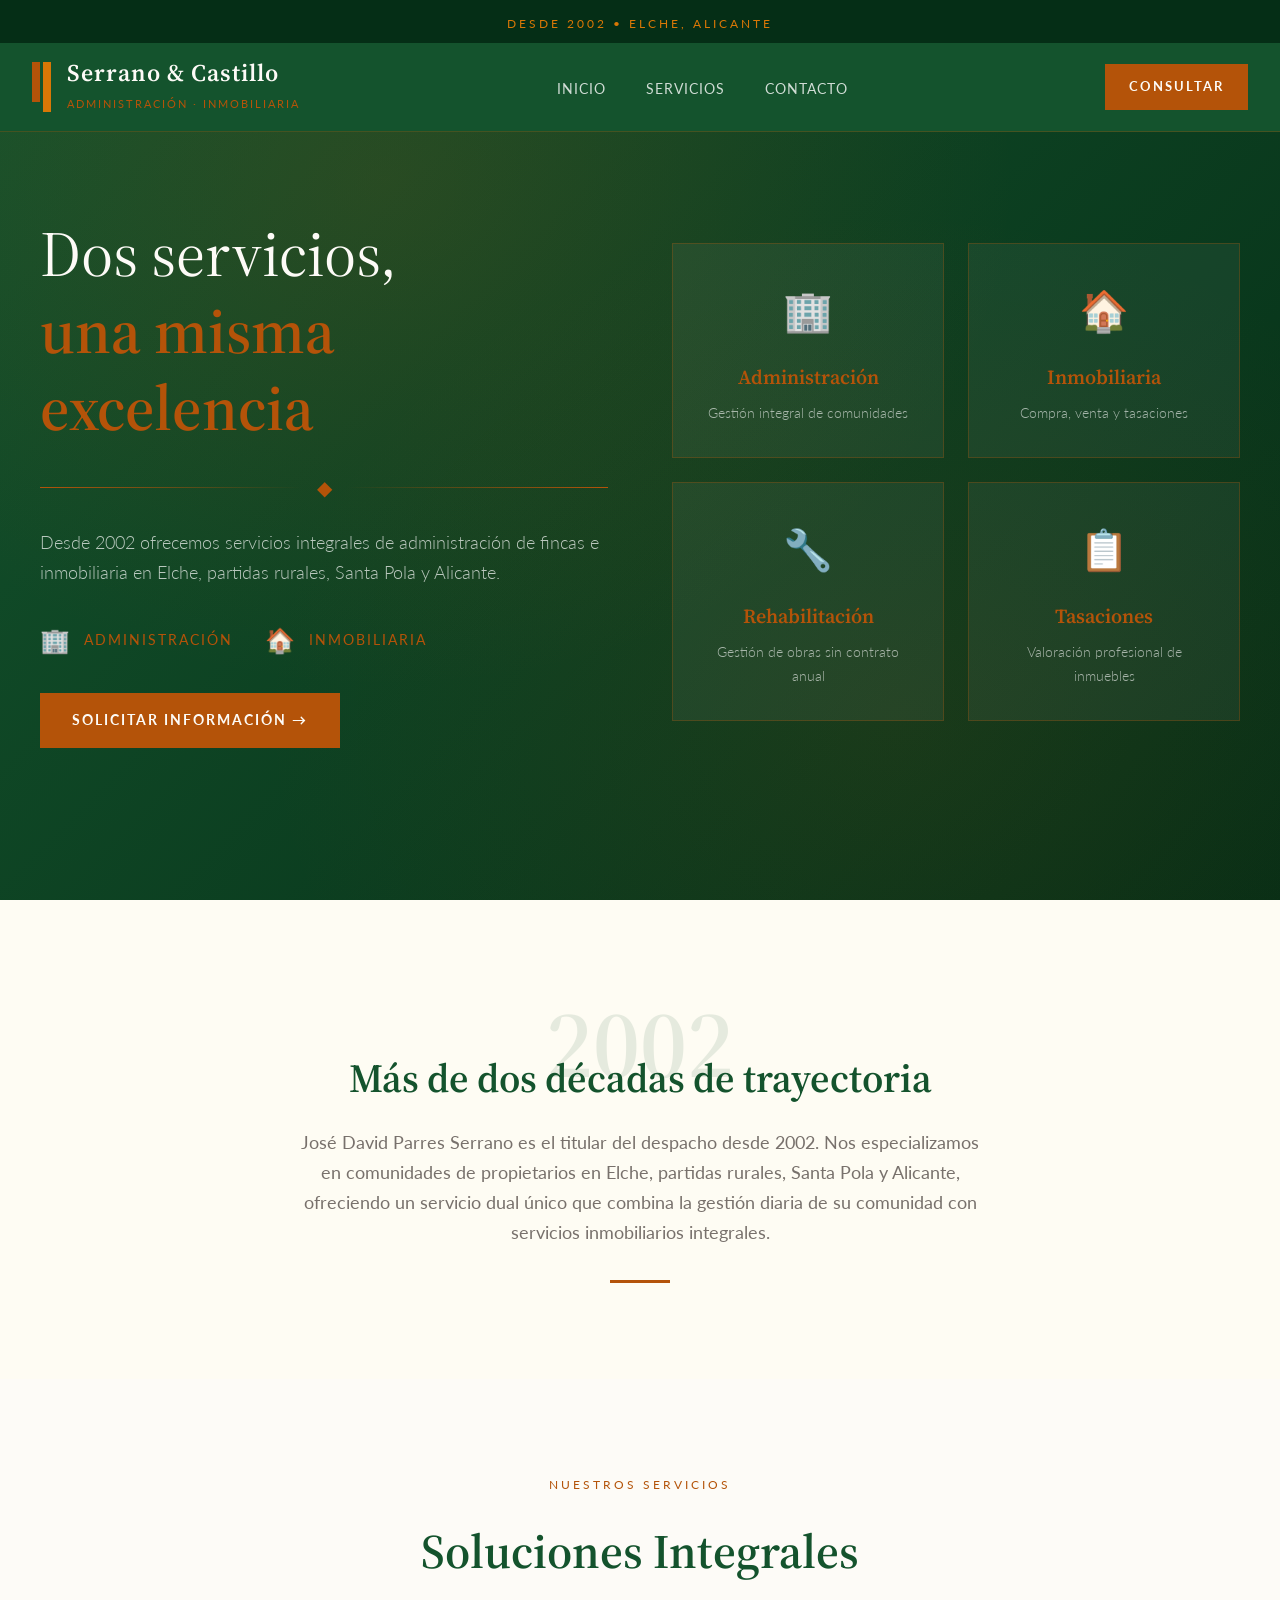
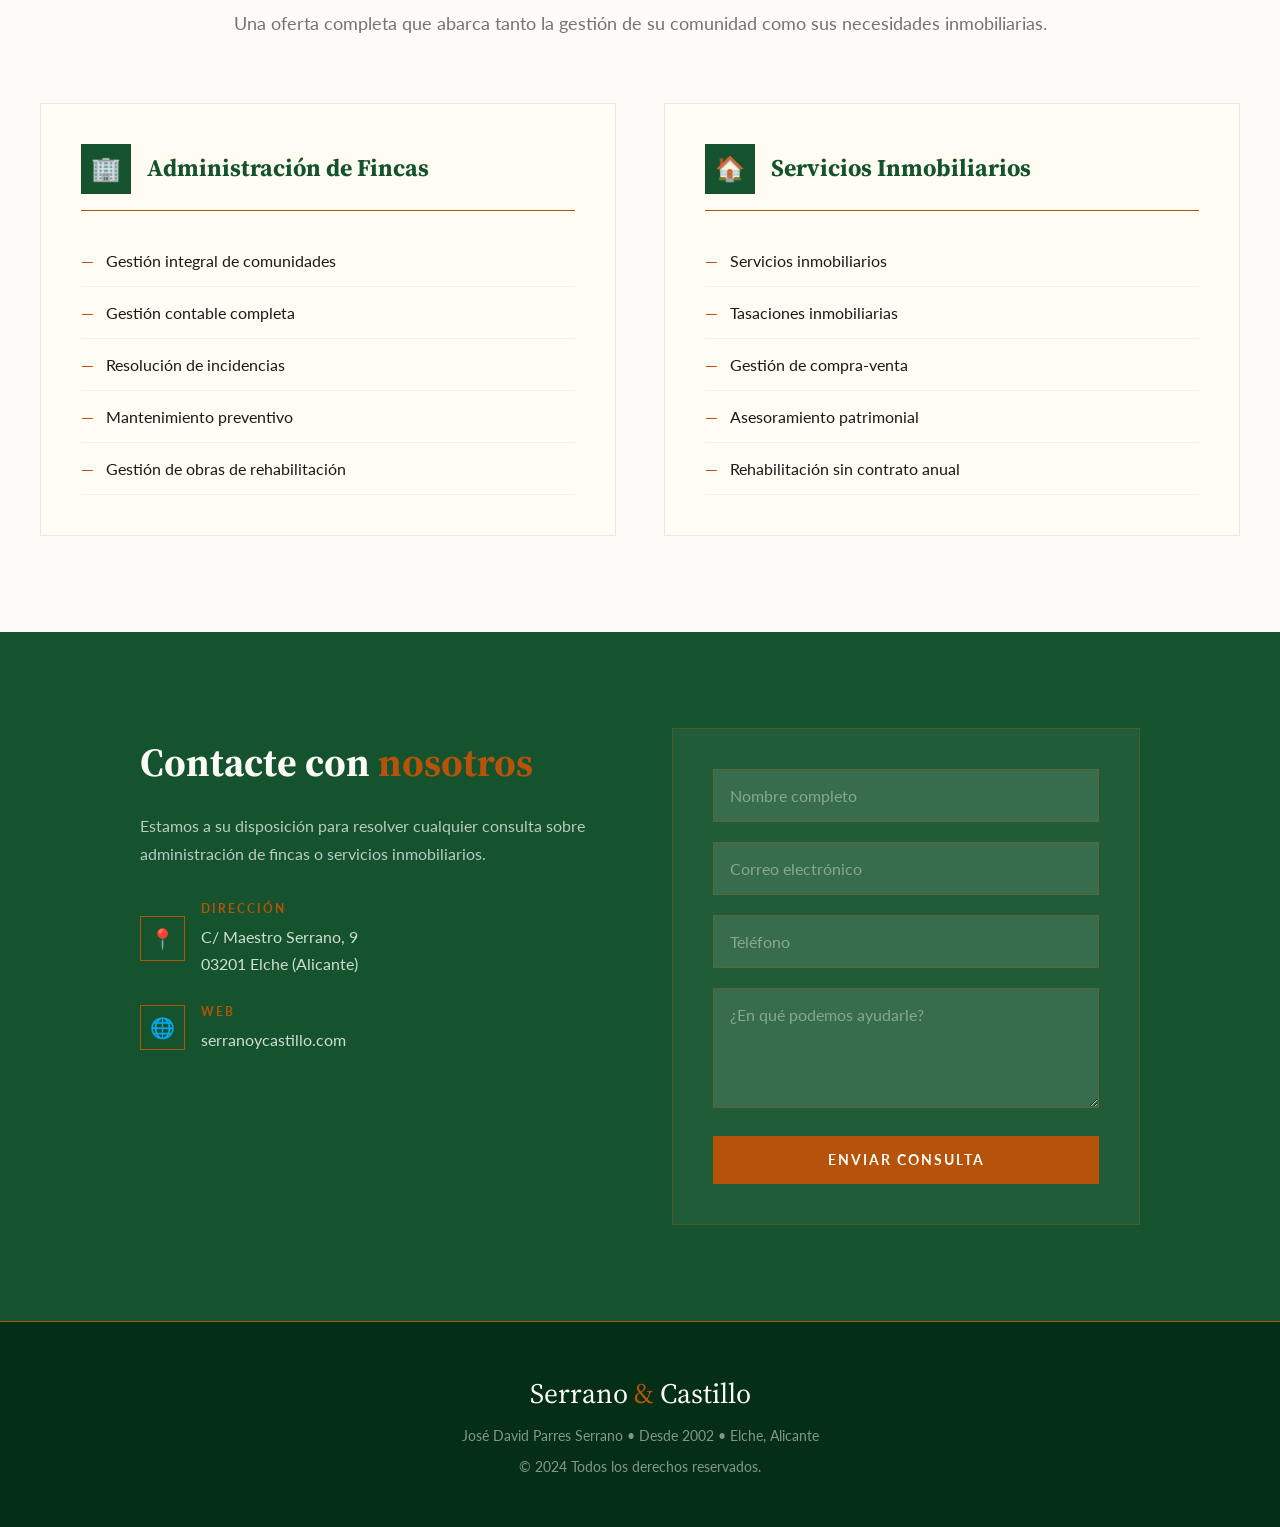
<file: admin-5.html>
<!DOCTYPE html>
<html lang="es">
<head>
    <meta charset="UTF-8">
    <meta name="viewport" content="width=device-width, initial-scale=1.0">
    <meta name="description" content="Serrano y Castillo - Administración de Fincas e Inmobiliaria en Elche desde 2002. Gestión integral y servicios inmobiliarios premium.">
    <meta name="keywords" content="Serrano y Castillo, administración fincas Elche, inmobiliaria Elche, gestión fincas, tasaciones">
    <meta name="author" content="Serrano y Castillo">
    <meta name="theme-color" content="#14532d">
    <meta property="og:title" content="Serrano y Castillo | Admin + Inmobiliaria desde 2002">
    <meta property="og:description" content="Servicios duales de administración de fincas e inmobiliaria en Elche desde 2002.">
    <meta property="og:type" content="website">
    <title>Serrano y Castillo | Administración de Fincas e Inmobiliaria en Elche</title>
    <link rel="preconnect" href="https://fonts.googleapis.com">
    <link rel="preconnect" href="https://fonts.gstatic.com" crossorigin>
    <link href="https://fonts.googleapis.com/css2?family=Lato:wght@300;400;700&family=Source+Serif+4:ital,opsz,wght@0,8..60,400;0,8..60,600;0,8..60,700;1,8..60,400&display=swap" rel="stylesheet">
    <style>
        :root {
            --forest: #14532d;
            --forest-light: #166534;
            --forest-dark: #052e16;
            --gold: #b45309;
            --gold-light: #d97706;
            --cream: #fefcf3;
            --cream-dark: #faf6e9;
            --off-white: #fdfbf7;
            --charcoal: #1c1917;
            --gray: #78716c;
        }
        
        * {
            margin: 0;
            padding: 0;
            box-sizing: border-box;
        }
        
        html {
            scroll-behavior: smooth;
        }
        
        body {
            font-family: 'Lato', sans-serif;
            background: var(--cream);
            color: var(--charcoal);
            line-height: 1.7;
        }
        
        /* Elegant Header */
        header {
            position: fixed;
            top: 0;
            left: 0;
            right: 0;
            z-index: 1000;
            background: var(--forest);
            border-bottom: 1px solid rgba(180, 83, 9, 0.3);
        }
        
        .header-top {
            background: var(--forest-dark);
            padding: 0.5rem 2rem;
            text-align: center;
        }
        
        .header-top-text {
            color: var(--gold-light);
            font-size: 0.75rem;
            letter-spacing: 3px;
            text-transform: uppercase;
        }
        
        nav {
            max-width: 1400px;
            margin: 0 auto;
            padding: 1rem 2rem;
            display: flex;
            justify-content: space-between;
            align-items: center;
        }
        
        .logo {
            display: flex;
            align-items: center;
            gap: 1rem;
        }
        
        .logo-icon {
            display: flex;
            gap: 3px;
        }
        
        .logo-icon span {
            width: 8px;
            height: 40px;
            background: var(--gold);
        }
        
        .logo-icon span:nth-child(2) {
            background: var(--gold-light);
            height: 50px;
        }
        
        .logo-text {
            color: var(--off-white);
        }
        
        .logo-text-main {
            font-family: 'Source Serif 4', serif;
            font-size: 1.5rem;
            font-weight: 600;
            letter-spacing: 1px;
            display: block;
            line-height: 1.2;
        }
        
        .logo-text-sub {
            font-size: 0.7rem;
            letter-spacing: 2px;
            text-transform: uppercase;
            color: var(--gold);
        }
        
        .nav-links {
            display: flex;
            gap: 2.5rem;
            list-style: none;
        }
        
        .nav-links a {
            color: rgba(255, 255, 255, 0.8);
            text-decoration: none;
            font-size: 0.85rem;
            font-weight: 400;
            letter-spacing: 1px;
            text-transform: uppercase;
            transition: color 0.3s ease;
            position: relative;
        }
        
        .nav-links a::after {
            content: '•';
            position: absolute;
            bottom: -10px;
            left: 50%;
            transform: translateX(-50%);
            color: var(--gold);
            opacity: 0;
            transition: opacity 0.3s ease;
        }
        
        .nav-links a:hover {
            color: var(--gold);
        }
        
        .nav-links a:hover::after {
            opacity: 1;
        }
        
        .cta-btn {
            background: var(--gold);
            color: var(--off-white);
            padding: 0.75rem 1.5rem;
            text-decoration: none;
            font-size: 0.8rem;
            font-weight: 700;
            letter-spacing: 2px;
            text-transform: uppercase;
            transition: all 0.3s ease;
        }
        
        .cta-btn:hover {
            background: var(--gold-light);
        }
        
        /* Hero Section */
        .hero {
            min-height: 100vh;
            background: linear-gradient(135deg, var(--forest) 0%, var(--forest-dark) 100%);
            display: flex;
            align-items: center;
            padding: 10rem 2rem 6rem;
            position: relative;
            overflow: hidden;
        }
        
        .hero::before {
            content: '';
            position: absolute;
            top: 0;
            left: 0;
            right: 0;
            bottom: 0;
            background: 
                radial-gradient(ellipse at 30% 20%, rgba(180, 83, 9, 0.15) 0%, transparent 50%),
                radial-gradient(ellipse at 70% 80%, rgba(180, 83, 9, 0.1) 0%, transparent 50%);
        }
        
        .hero-container {
            max-width: 1200px;
            margin: 0 auto;
            display: grid;
            grid-template-columns: 1fr 1fr;
            gap: 4rem;
            align-items: center;
            position: relative;
            z-index: 1;
        }
        
        .hero-content h1 {
            font-family: 'Source Serif 4', serif;
            font-size: clamp(2.5rem, 5vw, 4rem);
            font-weight: 400;
            color: var(--off-white);
            line-height: 1.2;
            margin-bottom: 1.5rem;
        }
        
        .hero-content h1 strong {
            color: var(--gold);
            font-weight: 600;
        }
        
        .hero-divider {
            display: flex;
            align-items: center;
            gap: 1rem;
            margin-bottom: 1.5rem;
        }
        
        .hero-divider-line {
            flex: 1;
            height: 1px;
            background: linear-gradient(90deg, var(--gold), transparent);
        }
        
        .hero-divider-icon {
            color: var(--gold);
            font-size: 1.25rem;
        }
        
        .hero p {
            color: rgba(255, 255, 255, 0.7);
            font-size: 1.1rem;
            margin-bottom: 2rem;
            font-weight: 300;
        }
        
        .dual-services {
            display: flex;
            gap: 2rem;
            margin-bottom: 2rem;
        }
        
        .dual-item {
            display: flex;
            align-items: center;
            gap: 0.75rem;
            color: var(--gold);
            font-size: 0.9rem;
            letter-spacing: 2px;
            text-transform: uppercase;
        }
        
        .dual-item span:first-child {
            font-size: 1.5rem;
        }
        
        .hero-cta {
            display: inline-flex;
            align-items: center;
            gap: 0.75rem;
            background: var(--gold);
            color: var(--off-white);
            padding: 1rem 2rem;
            text-decoration: none;
            font-weight: 700;
            letter-spacing: 2px;
            text-transform: uppercase;
            font-size: 0.85rem;
            transition: all 0.3s ease;
        }
        
        .hero-cta:hover {
            background: var(--gold-light);
            transform: translateX(5px);
        }
        
        .hero-visual {
            display: grid;
            grid-template-columns: 1fr 1fr;
            gap: 1.5rem;
        }
        
        .service-panel {
            background: rgba(255, 255, 255, 0.05);
            border: 1px solid rgba(180, 83, 9, 0.3);
            padding: 2rem;
            text-align: center;
            transition: all 0.4s ease;
        }
        
        .service-panel:hover {
            background: rgba(255, 255, 255, 0.08);
            border-color: var(--gold);
        }
        
        .service-panel-icon {
            font-size: 2.5rem;
            margin-bottom: 1rem;
        }
        
        .service-panel h3 {
            font-family: 'Source Serif 4', serif;
            color: var(--gold);
            font-size: 1.25rem;
            font-weight: 600;
            margin-bottom: 0.5rem;
        }
        
        .service-panel p {
            color: rgba(255, 255, 255, 0.6);
            font-size: 0.85rem;
            margin: 0;
        }
        
        /* About Section */
        .about {
            padding: 6rem 2rem;
            background: var(--cream);
        }
        
        .about-container {
            max-width: 1000px;
            margin: 0 auto;
            text-align: center;
        }
        
        .about-year {
            font-family: 'Source Serif 4', serif;
            font-size: 6rem;
            font-weight: 600;
            color: var(--forest);
            opacity: 0.1;
            line-height: 1;
            margin-bottom: -3rem;
        }
        
        .about-content h2 {
            font-family: 'Source Serif 4', serif;
            font-size: 2.5rem;
            color: var(--forest);
            margin-bottom: 1rem;
            font-weight: 600;
        }
        
        .about-content p {
            color: var(--gray);
            font-size: 1.1rem;
            max-width: 700px;
            margin: 0 auto 2rem;
        }
        
        .about-divider {
            width: 60px;
            height: 3px;
            background: var(--gold);
            margin: 0 auto;
        }
        
        /* Services Section */
        .services {
            padding: 6rem 2rem;
            background: var(--off-white);
        }
        
        .section-header {
            text-align: center;
            margin-bottom: 4rem;
        }
        
        .section-tag {
            font-size: 0.75rem;
            letter-spacing: 3px;
            text-transform: uppercase;
            color: var(--gold);
            display: block;
            margin-bottom: 1rem;
        }
        
        .section-title {
            font-family: 'Source Serif 4', serif;
            font-size: clamp(2rem, 4vw, 3rem);
            color: var(--forest);
            margin-bottom: 1rem;
            font-weight: 600;
        }
        
        .section-subtitle {
            color: var(--gray);
            font-size: 1.1rem;
        }
        
        .services-container {
            max-width: 1200px;
            margin: 0 auto;
            display: grid;
            grid-template-columns: 1fr 1fr;
            gap: 3rem;
        }
        
        .service-category {
            background: var(--cream);
            border: 1px solid rgba(20, 83, 45, 0.1);
            padding: 2.5rem;
        }
        
        .service-category-header {
            display: flex;
            align-items: center;
            gap: 1rem;
            margin-bottom: 1.5rem;
            padding-bottom: 1rem;
            border-bottom: 1px solid var(--gold);
        }
        
        .service-category-icon {
            width: 50px;
            height: 50px;
            background: var(--forest);
            display: flex;
            align-items: center;
            justify-content: center;
            font-size: 1.5rem;
        }
        
        .service-category h3 {
            font-family: 'Source Serif 4', serif;
            font-size: 1.5rem;
            color: var(--forest);
        }
        
        .service-list {
            list-style: none;
        }
        
        .service-list li {
            display: flex;
            align-items: center;
            gap: 0.75rem;
            padding: 0.75rem 0;
            border-bottom: 1px solid rgba(20, 83, 45, 0.05);
            color: var(--charcoal);
        }
        
        .service-list li::before {
            content: '—';
            color: var(--gold);
            font-weight: 700;
        }
        
        /* Contact Section */
        .contact {
            padding: 6rem 2rem;
            background: var(--forest);
        }
        
        .contact-container {
            max-width: 1000px;
            margin: 0 auto;
            display: grid;
            grid-template-columns: 1fr 1fr;
            gap: 4rem;
        }
        
        .contact-info h2 {
            font-family: 'Source Serif 4', serif;
            font-size: 2.5rem;
            color: var(--off-white);
            margin-bottom: 1rem;
        }
        
        .contact-info h2 span {
            color: var(--gold);
        }
        
        .contact-info > p {
            color: rgba(255, 255, 255, 0.7);
            margin-bottom: 2rem;
        }
        
        .contact-item {
            display: flex;
            align-items: center;
            gap: 1rem;
            margin-bottom: 1.5rem;
        }
        
        .contact-icon {
            width: 45px;
            height: 45px;
            border: 1px solid var(--gold);
            display: flex;
            align-items: center;
            justify-content: center;
            font-size: 1.25rem;
            color: var(--gold);
        }
        
        .contact-details strong {
            display: block;
            color: var(--gold);
            font-size: 0.75rem;
            letter-spacing: 2px;
            text-transform: uppercase;
            margin-bottom: 0.25rem;
        }
        
        .contact-details span, .contact-details a {
            color: rgba(255, 255, 255, 0.8);
            text-decoration: none;
            transition: color 0.3s ease;
        }
        
        .contact-details a:hover {
            color: var(--gold);
        }
        
        .contact-form {
            background: rgba(255, 255, 255, 0.05);
            border: 1px solid rgba(180, 83, 9, 0.3);
            padding: 2.5rem;
        }
        
        .form-group {
            margin-bottom: 1.25rem;
        }
        
        .form-group input,
        .form-group textarea {
            width: 100%;
            padding: 1rem;
            background: rgba(255, 255, 255, 0.1);
            border: 1px solid rgba(180, 83, 9, 0.3);
            color: var(--off-white);
            font-family: inherit;
            font-size: 1rem;
            transition: all 0.3s ease;
        }
        
        .form-group input::placeholder,
        .form-group textarea::placeholder {
            color: rgba(255, 255, 255, 0.4);
        }
        
        .form-group input:focus,
        .form-group textarea:focus {
            outline: none;
            border-color: var(--gold);
            background: rgba(255, 255, 255, 0.15);
        }
        
        .form-group textarea {
            min-height: 120px;
            resize: vertical;
        }
        
        .submit-btn {
            width: 100%;
            padding: 1rem;
            background: var(--gold);
            color: var(--off-white);
            border: none;
            font-family: inherit;
            font-weight: 700;
            letter-spacing: 2px;
            text-transform: uppercase;
            font-size: 0.85rem;
            cursor: pointer;
            transition: all 0.3s ease;
        }
        
        .submit-btn:hover {
            background: var(--gold-light);
        }
        
        /* Footer */
        footer {
            background: var(--forest-dark);
            color: var(--off-white);
            padding: 3rem 2rem;
            text-align: center;
            border-top: 1px solid var(--gold);
        }
        
        .footer-logo {
            font-family: 'Source Serif 4', serif;
            font-size: 1.75rem;
            margin-bottom: 0.5rem;
        }
        
        .footer-logo span {
            color: var(--gold);
        }
        
        .footer-text {
            color: rgba(255, 255, 255, 0.5);
            font-size: 0.85rem;
        }
        
        /* Mobile Responsive */
        @media (max-width: 1024px) {
            .hero-container,
            .services-container,
            .contact-container {
                grid-template-columns: 1fr;
            }
            
            .hero-visual {
                order: -1;
            }
            
            .nav-links {
                display: none;
            }
        }
        
        @media (max-width: 768px) {
            .hero {
                padding-top: 8rem;
            }
            
            .dual-services {
                flex-direction: column;
                gap: 1rem;
            }
            
            .hero-visual {
                grid-template-columns: 1fr;
            }
            
            .about-year {
                font-size: 4rem;
            }
            
            .service-category {
                padding: 1.5rem;
            }
            
            .contact-form {
                padding: 1.5rem;
            }
        }
    </style>
</head>
<body>
    <header>
        <div class="header-top">
            <span class="header-top-text">Desde 2002 • Elche, Alicante</span>
        </div>
        <nav>
            <div class="logo">
                <div class="logo-icon">
                    <span></span>
                    <span></span>
                </div>
                <div class="logo-text">
                    <span class="logo-text-main">Serrano & Castillo</span>
                    <span class="logo-text-sub">Administración · Inmobiliaria</span>
                </div>
            </div>
            <ul class="nav-links">
                <li><a href="#inicio">Inicio</a></li>
                <li><a href="#servicios">Servicios</a></li>
                <li><a href="#contacto">Contacto</a></li>
            </ul>
            <a href="#contacto" class="cta-btn">Consultar</a>
        </nav>
    </header>

    <section class="hero" id="inicio">
        <div class="hero-container">
            <div class="hero-content">
                <h1>Dos servicios, <br><strong>una misma excelencia</strong></h1>
                <div class="hero-divider">
                    <div class="hero-divider-line"></div>
                    <span class="hero-divider-icon">◆</span>
                    <div class="hero-divider-line" style="background: linear-gradient(90deg, transparent, var(--gold));"></div>
                </div>
                <p>Desde 2002 ofrecemos servicios integrales de administración de fincas e inmobiliaria en Elche, partidas rurales, Santa Pola y Alicante.</p>
                <div class="dual-services">
                    <div class="dual-item">
                        <span>🏢</span>
                        <span>Administración</span>
                    </div>
                    <div class="dual-item">
                        <span>🏠</span>
                        <span>Inmobiliaria</span>
                    </div>
                </div>
                <a href="#contacto" class="hero-cta">
                    Solicitar información →
                </a>
            </div>
            <div class="hero-visual">
                <div class="service-panel">
                    <div class="service-panel-icon">🏢</div>
                    <h3>Administración</h3>
                    <p>Gestión integral de comunidades</p>
                </div>
                <div class="service-panel">
                    <div class="service-panel-icon">🏠</div>
                    <h3>Inmobiliaria</h3>
                    <p>Compra, venta y tasaciones</p>
                </div>
                <div class="service-panel">
                    <div class="service-panel-icon">🔧</div>
                    <h3>Rehabilitación</h3>
                    <p>Gestión de obras sin contrato anual</p>
                </div>
                <div class="service-panel">
                    <div class="service-panel-icon">📋</div>
                    <h3>Tasaciones</h3>
                    <p>Valoración profesional de inmuebles</p>
                </div>
            </div>
        </div>
    </section>

    <section class="about">
        <div class="about-container">
            <div class="about-year">2002</div>
            <div class="about-content">
                <h2>Más de dos décadas de trayectoria</h2>
                <p>José David Parres Serrano es el titular del despacho desde 2002. Nos especializamos en comunidades de propietarios en Elche, partidas rurales, Santa Pola y Alicante, ofreciendo un servicio dual único que combina la gestión diaria de su comunidad con servicios inmobiliarios integrales.</p>
                <div class="about-divider"></div>
            </div>
        </div>
    </section>

    <section class="services" id="servicios">
        <div class="section-header">
            <span class="section-tag">Nuestros Servicios</span>
            <h2 class="section-title">Soluciones Integrales</h2>
            <p class="section-subtitle">Una oferta completa que abarca tanto la gestión de su comunidad como sus necesidades inmobiliarias.</p>
        </div>
        <div class="services-container">
            <div class="service-category">
                <div class="service-category-header">
                    <div class="service-category-icon">🏢</div>
                    <h3>Administración de Fincas</h3>
                </div>
                <ul class="service-list">
                    <li>Gestión integral de comunidades</li>
                    <li>Gestión contable completa</li>
                    <li>Resolución de incidencias</li>
                    <li>Mantenimiento preventivo</li>
                    <li>Gestión de obras de rehabilitación</li>
                </ul>
            </div>
            <div class="service-category">
                <div class="service-category-header">
                    <div class="service-category-icon">🏠</div>
                    <h3>Servicios Inmobiliarios</h3>
                </div>
                <ul class="service-list">
                    <li>Servicios inmobiliarios</li>
                    <li>Tasaciones inmobiliarias</li>
                    <li>Gestión de compra-venta</li>
                    <li>Asesoramiento patrimonial</li>
                    <li>Rehabilitación sin contrato anual</li>
                </ul>
            </div>
        </div>
    </section>

    <section class="contact" id="contacto">
        <div class="contact-container">
            <div class="contact-info">
                <h2>Contacte con <span>nosotros</span></h2>
                <p>Estamos a su disposición para resolver cualquier consulta sobre administración de fincas o servicios inmobiliarios.</p>
                <div class="contact-item">
                    <div class="contact-icon">📍</div>
                    <div class="contact-details">
                        <strong>Dirección</strong>
                        <span>C/ Maestro Serrano, 9<br>03201 Elche (Alicante)</span>
                    </div>
                </div>
                <div class="contact-item">
                    <div class="contact-icon">🌐</div>
                    <div class="contact-details">
                        <strong>Web</strong>
                        <a href="https://www.serranoycastillo.com" target="_blank">serranoycastillo.com</a>
                    </div>
                </div>
            </div>
            <div class="contact-form">
                <form>
                    <div class="form-group">
                        <input type="text" placeholder="Nombre completo" required>
                    </div>
                    <div class="form-group">
                        <input type="email" placeholder="Correo electrónico" required>
                    </div>
                    <div class="form-group">
                        <input type="tel" placeholder="Teléfono">
                    </div>
                    <div class="form-group">
                        <textarea placeholder="¿En qué podemos ayudarle?"></textarea>
                    </div>
                    <button type="submit" class="submit-btn">Enviar consulta</button>
                </form>
            </div>
        </div>
    </section>

    <footer>
        <div class="footer-logo">Serrano <span>&</span> Castillo</div>
        <p class="footer-text">José David Parres Serrano • Desde 2002 • Elche, Alicante</p>
        <p class="footer-text" style="margin-top: 0.5rem;">© 2024 Todos los derechos reservados.</p>
    </footer>
</body>
</html>
</file>
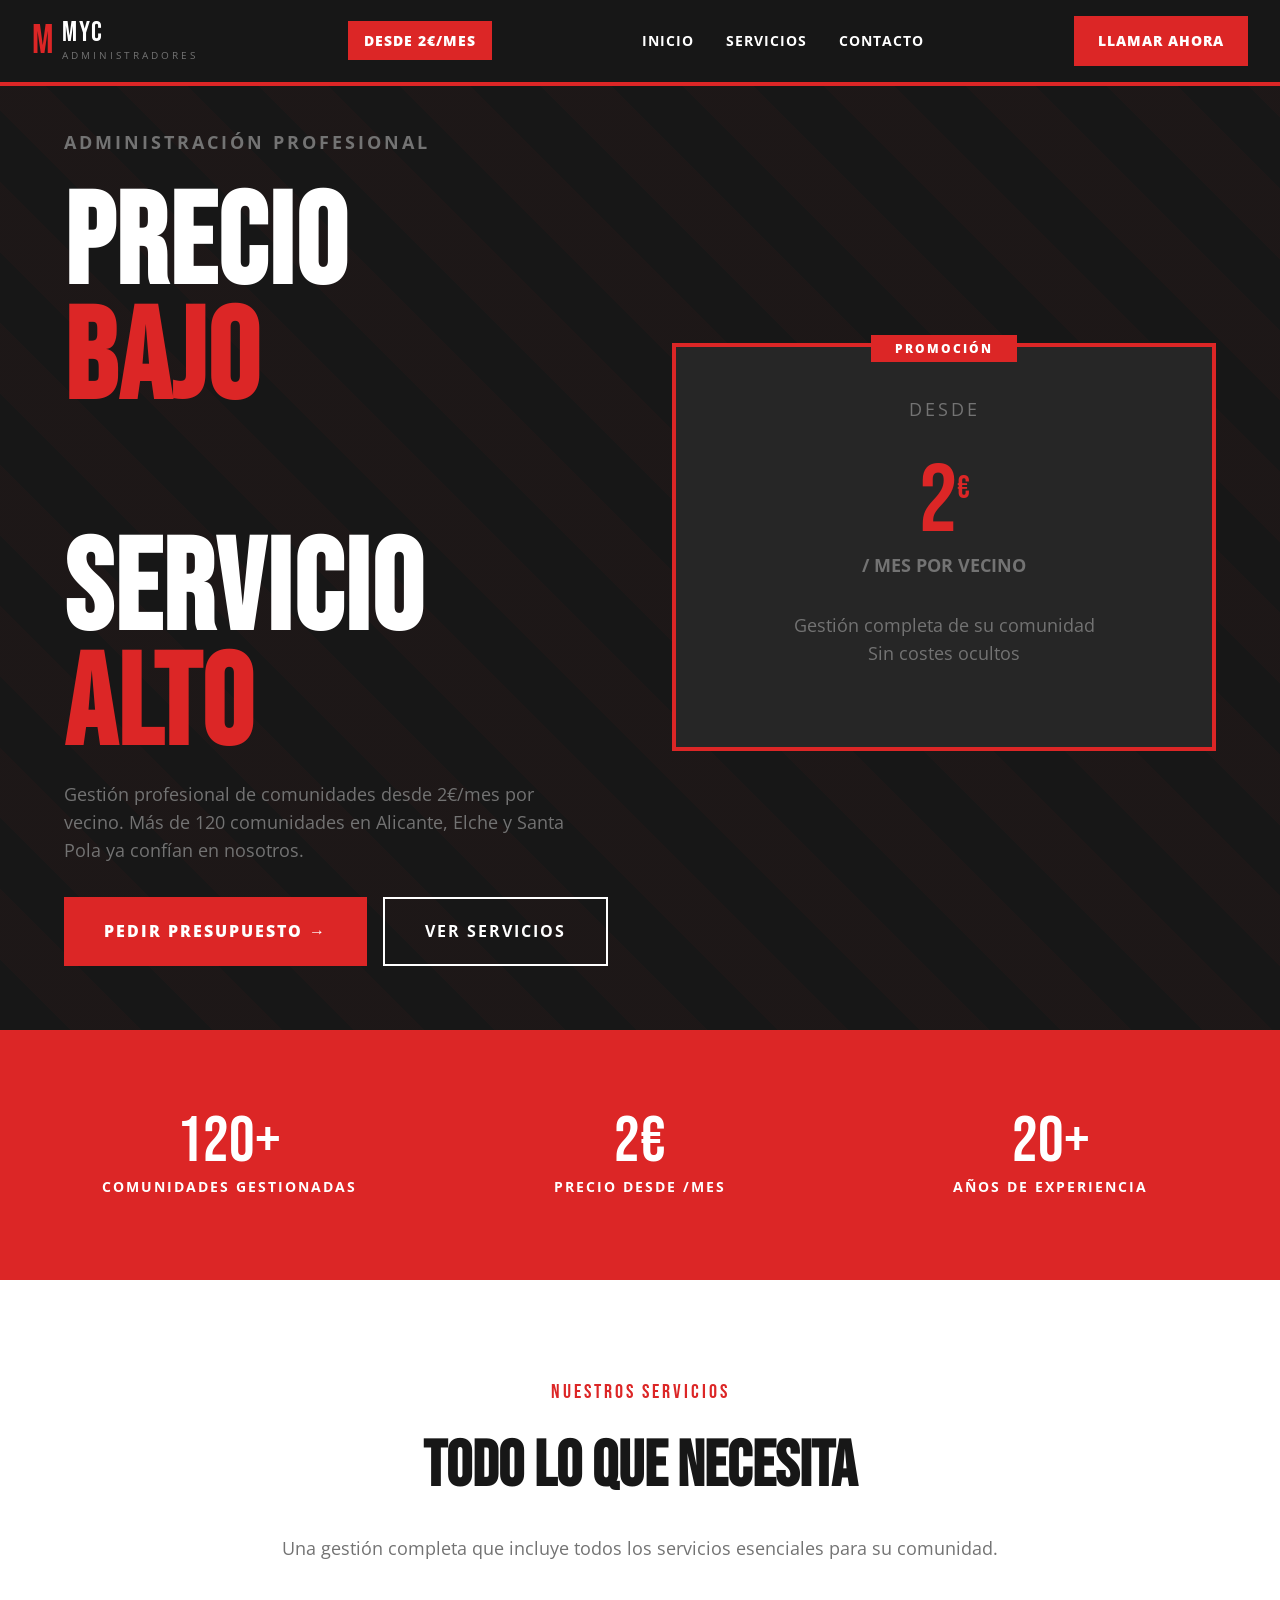
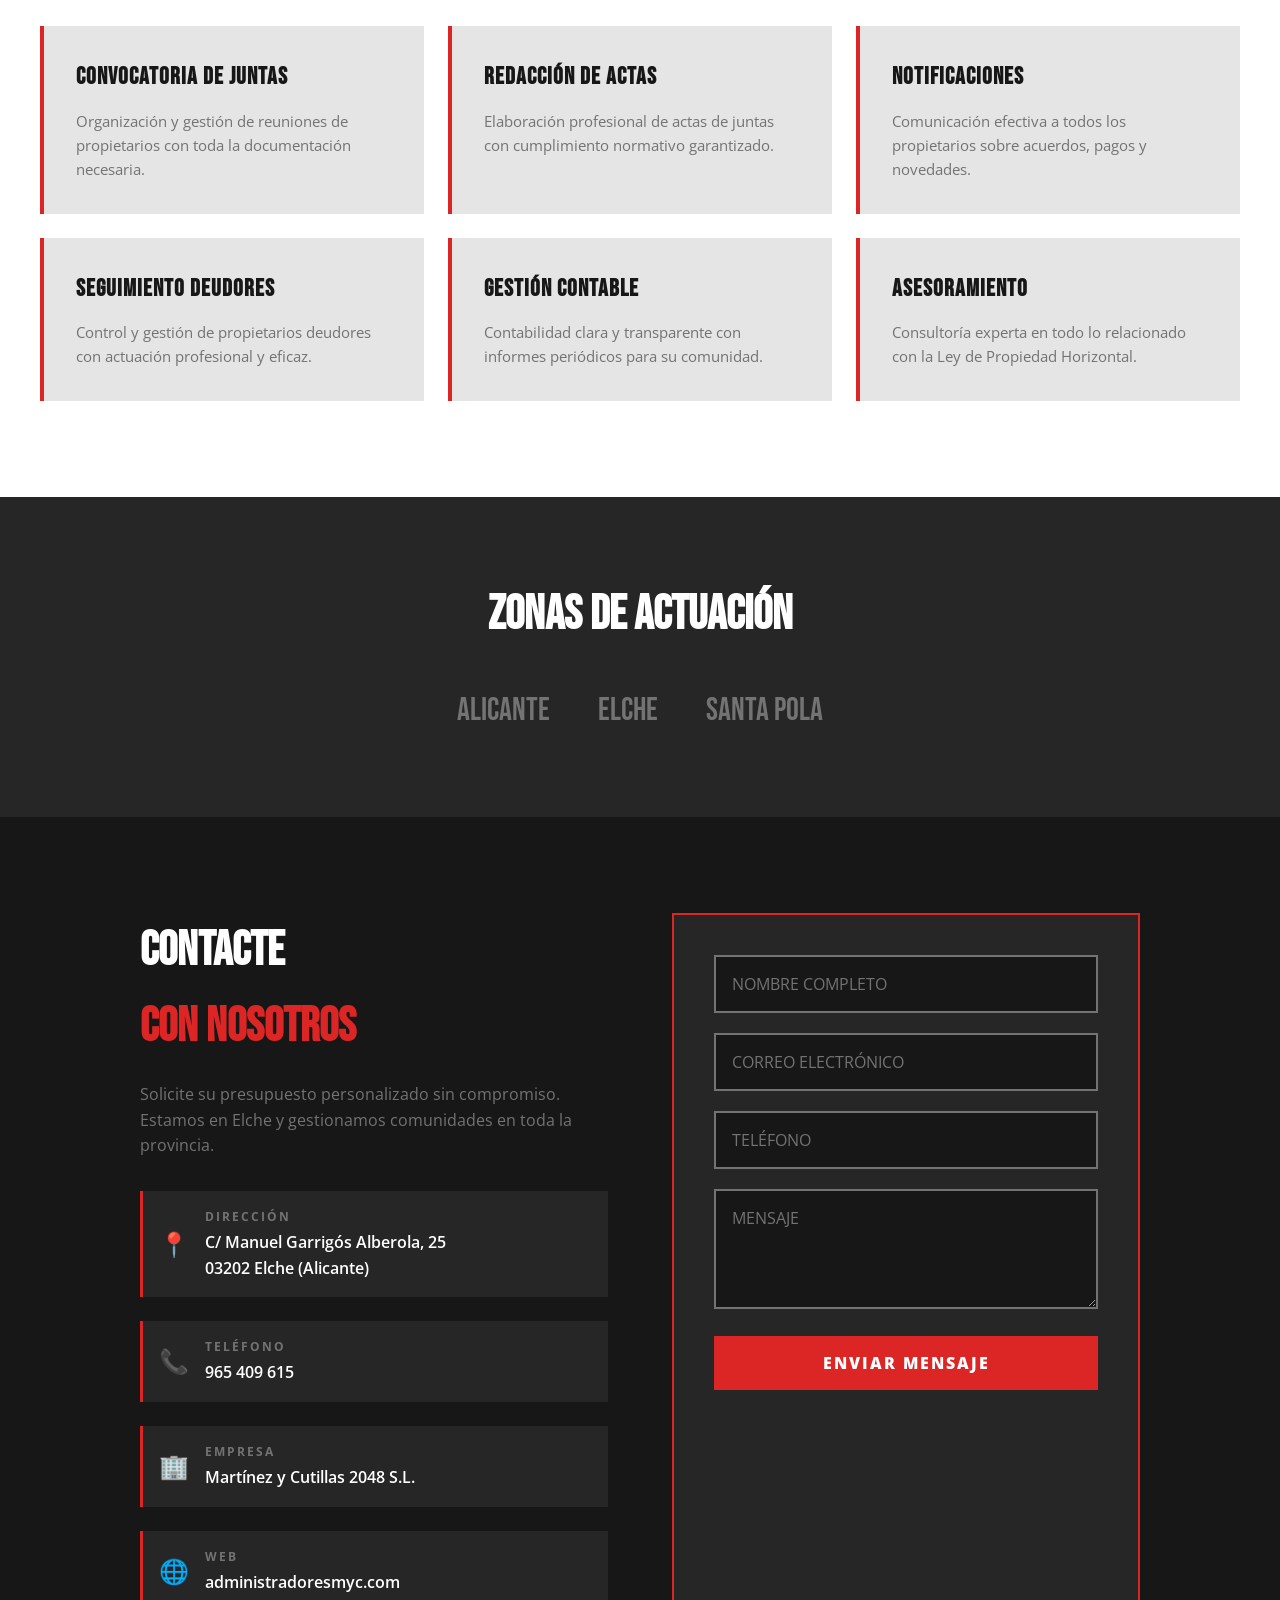
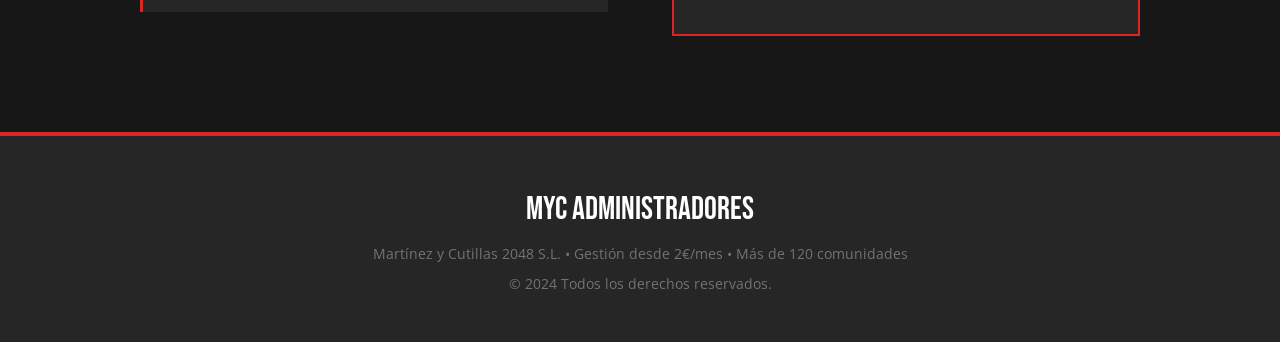
<file: admin-6.html>
<!DOCTYPE html>
<html lang="es">
<head>
    <meta charset="UTF-8">
    <meta name="viewport" content="width=device-width, initial-scale=1.0">
    <meta name="description" content="MyC Administradores - Gestión desde 2€/mes. Más de 120 comunidades en Alicante, Elche y Santa Pola. Precio económico, servicio profesional.">
    <meta name="keywords" content="MyC Administradores, administración barata Elche, gestión económica fincas, 2 euros mes, comunidades Alicante">
    <meta name="author" content="MyC Administradores">
    <meta name="theme-color" content="#dc2626">
    <meta property="og:title" content="MyC Administradores | Desde 2€/mes por vecino">
    <meta property="og:description" content="Gestión profesional desde 2€/mes. Más de 120 comunidades nos confían su administración.">
    <meta property="og:type" content="website">
    <title>MyC Administradores | Gestión Profesional desde 2€/mes en Elche</title>
    <link rel="preconnect" href="https://fonts.googleapis.com">
    <link rel="preconnect" href="https://fonts.gstatic.com" crossorigin>
    <link href="https://fonts.googleapis.com/css2?family=Bebas+Neue&family=Open+Sans:wght@400;600;700;800&display=swap" rel="stylesheet">
    <style>
        :root {
            --red: #dc2626;
            --red-dark: #991b1b;
            --red-light: #ef4444;
            --charcoal: #171717;
            --carbon: #262626;
            --white: #ffffff;
            --gray: #737373;
            --gray-light: #e5e5e5;
        }
        
        * {
            margin: 0;
            padding: 0;
            box-sizing: border-box;
        }
        
        html {
            scroll-behavior: smooth;
        }
        
        body {
            font-family: 'Open Sans', sans-serif;
            background: var(--charcoal);
            color: var(--white);
            line-height: 1.6;
        }
        
        /* Bold Header */
        header {
            position: fixed;
            top: 0;
            left: 0;
            right: 0;
            z-index: 1000;
            background: var(--charcoal);
            border-bottom: 4px solid var(--red);
        }
        
        nav {
            max-width: 1400px;
            margin: 0 auto;
            padding: 1rem 2rem;
            display: flex;
            justify-content: space-between;
            align-items: center;
        }
        
        .logo {
            display: flex;
            align-items: center;
            gap: 0.5rem;
        }
        
        .logo-mark {
            font-family: 'Bebas Neue', sans-serif;
            font-size: 2.5rem;
            color: var(--red);
            line-height: 1;
        }
        
        .logo-text {
            display: flex;
            flex-direction: column;
        }
        
        .logo-text-main {
            font-family: 'Bebas Neue', sans-serif;
            font-size: 1.75rem;
            letter-spacing: 2px;
            line-height: 1;
        }
        
        .logo-text-sub {
            font-size: 0.65rem;
            letter-spacing: 3px;
            text-transform: uppercase;
            color: var(--gray);
        }
        
        .price-tag {
            background: var(--red);
            padding: 0.5rem 1rem;
            font-weight: 800;
            font-size: 0.9rem;
            letter-spacing: 1px;
        }
        
        .nav-links {
            display: flex;
            gap: 2rem;
            list-style: none;
        }
        
        .nav-links a {
            color: var(--white);
            text-decoration: none;
            font-weight: 700;
            font-size: 0.85rem;
            text-transform: uppercase;
            letter-spacing: 1px;
            transition: color 0.3s ease;
        }
        
        .nav-links a:hover {
            color: var(--red);
        }
        
        .cta-btn {
            background: var(--red);
            color: var(--white);
            padding: 0.875rem 1.5rem;
            text-decoration: none;
            font-weight: 800;
            font-size: 0.85rem;
            text-transform: uppercase;
            letter-spacing: 1px;
            transition: all 0.3s ease;
        }
        
        .cta-btn:hover {
            background: var(--white);
            color: var(--red);
        }
        
        /* Hero Section - Big Impact */
        .hero {
            min-height: 100vh;
            display: flex;
            align-items: center;
            padding: 8rem 2rem 4rem;
            position: relative;
            overflow: hidden;
        }
        
        .hero::before {
            content: '';
            position: absolute;
            top: 0;
            left: 0;
            right: 0;
            bottom: 0;
            background: 
                repeating-linear-gradient(45deg, transparent, transparent 50px, rgba(220, 38, 38, 0.03) 50px, rgba(220, 38, 38, 0.03) 100px);
        }
        
        .hero-container {
            max-width: 1400px;
            margin: 0 auto;
            display: grid;
            grid-template-columns: 1fr 1fr;
            gap: 4rem;
            align-items: center;
            position: relative;
            z-index: 1;
        }
        
        .hero-content h1 {
            font-family: 'Bebas Neue', sans-serif;
            font-size: clamp(4rem, 10vw, 8rem);
            line-height: 0.9;
            margin-bottom: 1rem;
            letter-spacing: 2px;
        }
        
        .hero-content h1 .red {
            color: var(--red);
            display: block;
        }
        
        .hero-subtitle {
            font-size: 1.5rem;
            font-weight: 700;
            text-transform: uppercase;
            letter-spacing: 3px;
            color: var(--gray);
            margin-bottom: 1.5rem;
        }
        
        .hero p {
            color: var(--gray);
            font-size: 1.1rem;
            margin-bottom: 2rem;
            max-width: 500px;
        }
        
        .hero-buttons {
            display: flex;
            gap: 1rem;
            flex-wrap: wrap;
        }
        
        .btn-primary {
            background: var(--red);
            color: var(--white);
            padding: 1.25rem 2.5rem;
            text-decoration: none;
            font-weight: 800;
            font-size: 1rem;
            text-transform: uppercase;
            letter-spacing: 2px;
            transition: all 0.3s ease;
            display: inline-flex;
            align-items: center;
            gap: 0.5rem;
        }
        
        .btn-primary:hover {
            background: var(--white);
            color: var(--red);
            transform: translateX(5px);
        }
        
        .btn-secondary {
            background: transparent;
            color: var(--white);
            padding: 1.25rem 2.5rem;
            text-decoration: none;
            font-weight: 700;
            font-size: 1rem;
            text-transform: uppercase;
            letter-spacing: 2px;
            border: 2px solid var(--white);
            transition: all 0.3s ease;
        }
        
        .btn-secondary:hover {
            background: var(--white);
            color: var(--charcoal);
        }
        
        /* Price Card */
        .price-card {
            background: var(--carbon);
            border: 4px solid var(--red);
            padding: 3rem;
            text-align: center;
            position: relative;
        }
        
        .price-card::before {
            content: 'PROMOCIÓN';
            position: absolute;
            top: -12px;
            left: 50%;
            transform: translateX(-50%);
            background: var(--red);
            padding: 0.25rem 1.5rem;
            font-weight: 800;
            font-size: 0.75rem;
            letter-spacing: 2px;
        }
        
        .price-label {
            font-size: 1rem;
            text-transform: uppercase;
            letter-spacing: 3px;
            color: var(--gray);
            margin-bottom: 1rem;
        }
        
        .price-value {
            font-family: 'Bebas Neue', sans-serif;
            font-size: 6rem;
            color: var(--red);
            line-height: 1;
        }
        
        .price-value span {
            font-size: 2rem;
            vertical-align: super;
        }
        
        .price-period {
            font-size: 1.25rem;
            font-weight: 700;
            text-transform: uppercase;
            margin-bottom: 1.5rem;
        }
        
        .price-note {
            color: var(--gray);
            font-size: 0.85rem;
        }
        
        /* Stats Section */
        .stats {
            background: var(--red);
            padding: 4rem 2rem;
        }
        
        .stats-container {
            max-width: 1200px;
            margin: 0 auto;
            display: grid;
            grid-template-columns: repeat(3, 1fr);
            gap: 2rem;
            text-align: center;
        }
        
        .stat-item {
            padding: 1rem;
        }
        
        .stat-number {
            font-family: 'Bebas Neue', sans-serif;
            font-size: 4rem;
            line-height: 1;
            display: block;
        }
        
        .stat-label {
            font-weight: 700;
            text-transform: uppercase;
            letter-spacing: 2px;
            font-size: 0.85rem;
        }
        
        /* Services Section */
        .services {
            padding: 6rem 2rem;
            background: var(--white);
            color: var(--charcoal);
        }
        
        .section-header {
            max-width: 800px;
            margin: 0 auto 4rem;
            text-align: center;
        }
        
        .section-tag {
            font-family: 'Bebas Neue', sans-serif;
            font-size: 1.25rem;
            color: var(--red);
            letter-spacing: 3px;
            display: block;
            margin-bottom: 0.5rem;
        }
        
        .section-title {
            font-family: 'Bebas Neue', sans-serif;
            font-size: clamp(2.5rem, 5vw, 4rem);
            margin-bottom: 1rem;
        }
        
        .section-subtitle {
            color: var(--gray);
            font-size: 1.1rem;
        }
        
        .services-grid {
            max-width: 1200px;
            margin: 0 auto;
            display: grid;
            grid-template-columns: repeat(auto-fit, minmax(300px, 1fr));
            gap: 1.5rem;
        }
        
        .service-card {
            background: var(--gray-light);
            padding: 2rem;
            border-left: 4px solid var(--red);
            transition: all 0.3s ease;
        }
        
        .service-card:hover {
            transform: translateX(10px);
            background: var(--white);
            box-shadow: 0 10px 30px rgba(0, 0, 0, 0.1);
        }
        
        .service-card h3 {
            font-family: 'Bebas Neue', sans-serif;
            font-size: 1.5rem;
            margin-bottom: 0.75rem;
            letter-spacing: 1px;
        }
        
        .service-card p {
            color: var(--gray);
            font-size: 0.95rem;
        }
        
        /* Coverage Section */
        .coverage {
            padding: 5rem 2rem;
            background: var(--carbon);
            text-align: center;
        }
        
        .coverage h2 {
            font-family: 'Bebas Neue', sans-serif;
            font-size: 3rem;
            margin-bottom: 2rem;
        }
        
        .coverage-cities {
            display: flex;
            justify-content: center;
            gap: 3rem;
            flex-wrap: wrap;
        }
        
        .city {
            font-family: 'Bebas Neue', sans-serif;
            font-size: 2rem;
            color: var(--gray);
            transition: color 0.3s ease;
        }
        
        .city:hover {
            color: var(--red);
        }
        
        /* Contact Section */
        .contact {
            padding: 6rem 2rem;
            background: var(--charcoal);
        }
        
        .contact-container {
            max-width: 1000px;
            margin: 0 auto;
            display: grid;
            grid-template-columns: 1fr 1fr;
            gap: 4rem;
        }
        
        .contact-info h2 {
            font-family: 'Bebas Neue', sans-serif;
            font-size: 3rem;
            margin-bottom: 1rem;
        }
        
        .contact-info h2 span {
            color: var(--red);
        }
        
        .contact-info > p {
            color: var(--gray);
            margin-bottom: 2rem;
        }
        
        .contact-item {
            display: flex;
            align-items: center;
            gap: 1rem;
            margin-bottom: 1.5rem;
            padding: 1rem;
            background: var(--carbon);
            border-left: 3px solid var(--red);
        }
        
        .contact-icon {
            font-size: 1.5rem;
        }
        
        .contact-details strong {
            display: block;
            font-size: 0.75rem;
            text-transform: uppercase;
            letter-spacing: 2px;
            color: var(--gray);
            margin-bottom: 0.25rem;
        }
        
        .contact-details a, .contact-details span {
            color: var(--white);
            text-decoration: none;
            font-weight: 600;
        }
        
        .contact-details a:hover {
            color: var(--red);
        }
        
        .contact-form {
            background: var(--carbon);
            padding: 2.5rem;
            border: 2px solid var(--red);
        }
        
        .form-group {
            margin-bottom: 1.25rem;
        }
        
        .form-group input,
        .form-group textarea {
            width: 100%;
            padding: 1rem;
            background: var(--charcoal);
            border: 2px solid var(--gray);
            color: var(--white);
            font-family: inherit;
            font-size: 1rem;
            transition: all 0.3s ease;
        }
        
        .form-group input:focus,
        .form-group textarea:focus {
            outline: none;
            border-color: var(--red);
        }
        
        .form-group input::placeholder,
        .form-group textarea::placeholder {
            color: var(--gray);
        }
        
        .form-group textarea {
            min-height: 120px;
            resize: vertical;
        }
        
        .submit-btn {
            width: 100%;
            padding: 1rem;
            background: var(--red);
            color: var(--white);
            border: none;
            font-family: inherit;
            font-weight: 800;
            font-size: 1rem;
            text-transform: uppercase;
            letter-spacing: 2px;
            cursor: pointer;
            transition: all 0.3s ease;
        }
        
        .submit-btn:hover {
            background: var(--white);
            color: var(--red);
        }
        
        /* Footer */
        footer {
            background: var(--carbon);
            padding: 3rem 2rem;
            text-align: center;
            border-top: 4px solid var(--red);
        }
        
        .footer-logo {
            font-family: 'Bebas Neue', sans-serif;
            font-size: 2rem;
            margin-bottom: 0.5rem;
        }
        
        .footer-text {
            color: var(--gray);
            font-size: 0.85rem;
        }
        
        /* Mobile Responsive */
        @media (max-width: 1024px) {
            .hero-container,
            .contact-container {
                grid-template-columns: 1fr;
            }
            
            .price-card {
                order: -1;
            }
            
            .nav-links {
                display: none;
            }
            
            .stats-container {
                grid-template-columns: 1fr;
            }
        }
        
        @media (max-width: 768px) {
            .hero {
                padding-top: 6rem;
            }
            
            .hero-content h1 {
                font-size: 3.5rem;
            }
            
            .price-value {
                font-size: 4rem;
            }
            
            .services-grid {
                grid-template-columns: 1fr;
            }
            
            .coverage-cities {
                flex-direction: column;
                gap: 1rem;
            }
            
            .contact-form {
                padding: 1.5rem;
            }
        }
    </style>
</head>
<body>
    <header>
        <nav>
            <div class="logo">
                <span class="logo-mark">M</span>
                <div class="logo-text">
                    <span class="logo-text-main">MyC</span>
                    <span class="logo-text-sub">Administradores</span>
                </div>
            </div>
            <div class="price-tag">DESDE 2€/MES</div>
            <ul class="nav-links">
                <li><a href="#inicio">Inicio</a></li>
                <li><a href="#servicios">Servicios</a></li>
                <li><a href="#contacto">Contacto</a></li>
            </ul>
            <a href="tel:965409615" class="cta-btn">LLamar ahora</a>
        </nav>
    </header>

    <section class="hero" id="inicio">
        <div class="hero-container">
            <div class="hero-content">
                <p class="hero-subtitle">Administración Profesional</p>
                <h1>PRECIO <span class="red">BAJO</span><br>SERVICIO <span class="red">ALTO</span></h1>
                <p>Gestión profesional de comunidades desde 2€/mes por vecino. Más de 120 comunidades en Alicante, Elche y Santa Pola ya confían en nosotros.</p>
                <div class="hero-buttons">
                    <a href="#contacto" class="btn-primary">
                        PEDIR PRESUPUESTO →
                    </a>
                    <a href="#servicios" class="btn-secondary">
                        VER SERVICIOS
                    </a>
                </div>
            </div>
            <div class="price-card">
                <p class="price-label">Desde</p>
                <div class="price-value">2<span>€</span></div>
                <p class="price-period">/ mes por vecino</p>
                <p class="price-note">Gestión completa de su comunidad<br>Sin costes ocultos</p>
            </div>
        </div>
    </section>

    <section class="stats">
        <div class="stats-container">
            <div class="stat-item">
                <span class="stat-number">120+</span>
                <span class="stat-label">Comunidades gestionadas</span>
            </div>
            <div class="stat-item">
                <span class="stat-number">2€</span>
                <span class="stat-label">Precio desde /mes</span>
            </div>
            <div class="stat-item">
                <span class="stat-number">20+</span>
                <span class="stat-label">Años de experiencia</span>
            </div>
        </div>
    </section>

    <section class="services" id="servicios">
        <div class="section-header">
            <span class="section-tag">Nuestros Servicios</span>
            <h2 class="section-title">TODO LO QUE NECESITA</h2>
            <p class="section-subtitle">Una gestión completa que incluye todos los servicios esenciales para su comunidad.</p>
        </div>
        <div class="services-grid">
            <div class="service-card">
                <h3>CONVOCATORIA DE JUNTAS</h3>
                <p>Organización y gestión de reuniones de propietarios con toda la documentación necesaria.</p>
            </div>
            <div class="service-card">
                <h3>REDACCIÓN DE ACTAS</h3>
                <p>Elaboración profesional de actas de juntas con cumplimiento normativo garantizado.</p>
            </div>
            <div class="service-card">
                <h3>NOTIFICACIONES</h3>
                <p>Comunicación efectiva a todos los propietarios sobre acuerdos, pagos y novedades.</p>
            </div>
            <div class="service-card">
                <h3>SEGUIMIENTO DEUDORES</span></h3>
                <p>Control y gestión de propietarios deudores con actuación profesional y eficaz.</p>
            </div>
            <div class="service-card">
                <h3>GESTIÓN CONTABLE</h3>
                <p>Contabilidad clara y transparente con informes periódicos para su comunidad.</p>
            </div>
            <div class="service-card">
                <h3>ASESORAMIENTO</h3>
                <p>Consultoría experta en todo lo relacionado con la Ley de Propiedad Horizontal.</p>
            </div>
        </div>
    </section>

    <section class="coverage">
        <h2>ZONAS DE ACTUACIÓN</h2>
        <div class="coverage-cities">
            <div class="city">ALICANTE</div>
            <div class="city">ELCHE</div>
            <div class="city">SANTA POLA</div>
        </div>
    </section>

    <section class="contact" id="contacto">
        <div class="contact-container">
            <div class="contact-info">
                <h2>CONTACTE<br><span>CON NOSOTROS</span></h2>
                <p>Solicite su presupuesto personalizado sin compromiso. Estamos en Elche y gestionamos comunidades en toda la provincia.</p>
                <div class="contact-item">
                    <div class="contact-icon">📍</div>
                    <div class="contact-details">
                        <strong>DIRECCIÓN</strong>
                        <span>C/ Manuel Garrigós Alberola, 25<br>03202 Elche (Alicante)</span>
                    </div>
                </div>
                <div class="contact-item">
                    <div class="contact-icon">📞</div>
                    <div class="contact-details">
                        <strong>TELÉFONO</strong>
                        <a href="tel:965409615">965 409 615</a>
                    </div>
                </div>
                <div class="contact-item">
                    <div class="contact-icon">🏢</div>
                    <div class="contact-details">
                        <strong>EMPRESA</strong>
                        <span>Martínez y Cutillas 2048 S.L.</span>
                    </div>
                </div>
                <div class="contact-item">
                    <div class="contact-icon">🌐</div>
                    <div class="contact-details">
                        <strong>WEB</strong>
                        <a href="https://administradoresmyc.com" target="_blank">administradoresmyc.com</a>
                    </div>
                </div>
            </div>
            <div class="contact-form">
                <form>
                    <div class="form-group">
                        <input type="text" placeholder="NOMBRE COMPLETO" required>
                    </div>
                    <div class="form-group">
                        <input type="email" placeholder="CORREO ELECTRÓNICO" required>
                    </div>
                    <div class="form-group">
                        <input type="tel" placeholder="TELÉFONO">
                    </div>
                    <div class="form-group">
                        <textarea placeholder="MENSAJE"></textarea>
                    </div>
                    <button type="submit" class="submit-btn">ENVIAR MENSAJE</button>
                </form>
            </div>
        </div>
    </section>

    <footer>
        <div class="footer-logo">MyC ADMINISTRADORES</div>
        <p class="footer-text">Martínez y Cutillas 2048 S.L. • Gestión desde 2€/mes • Más de 120 comunidades</p>
        <p class="footer-text" style="margin-top: 0.5rem;">© 2024 Todos los derechos reservados.</p>
    </footer>
</body>
</html>
</file>
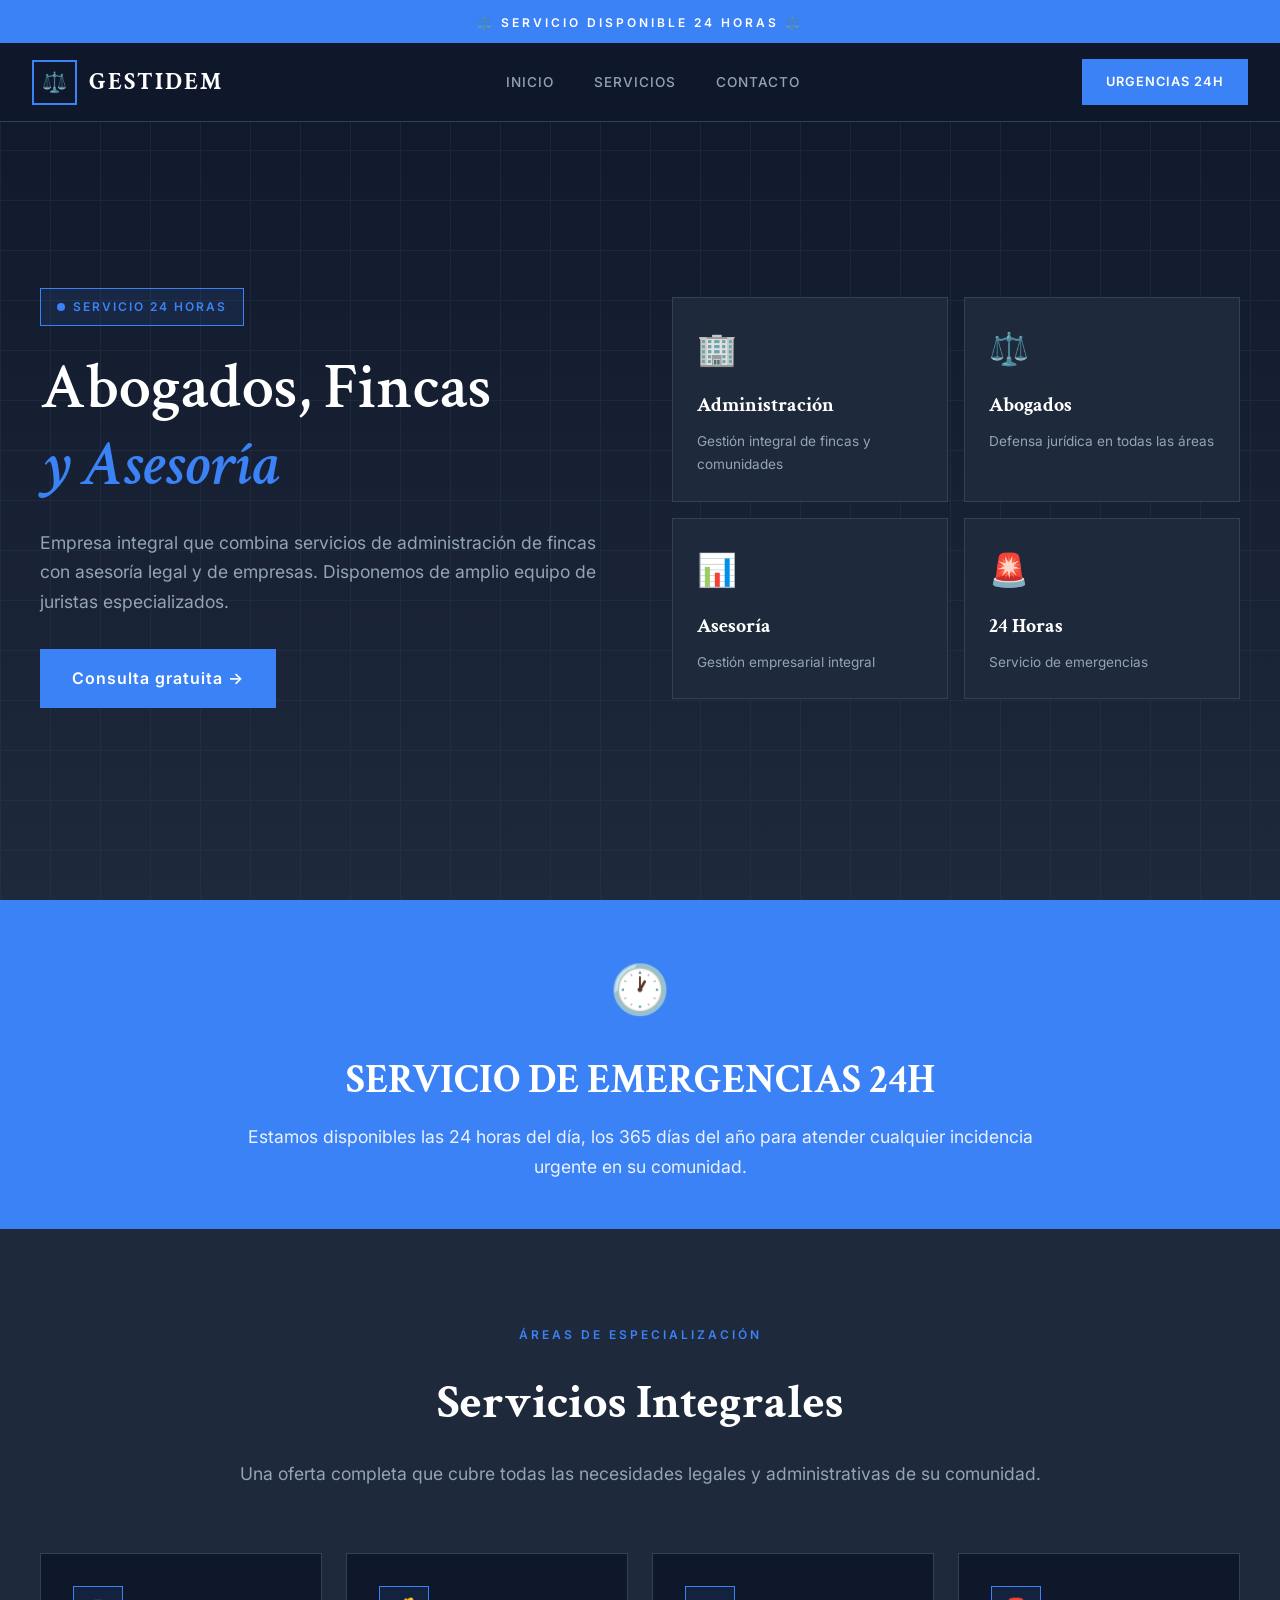
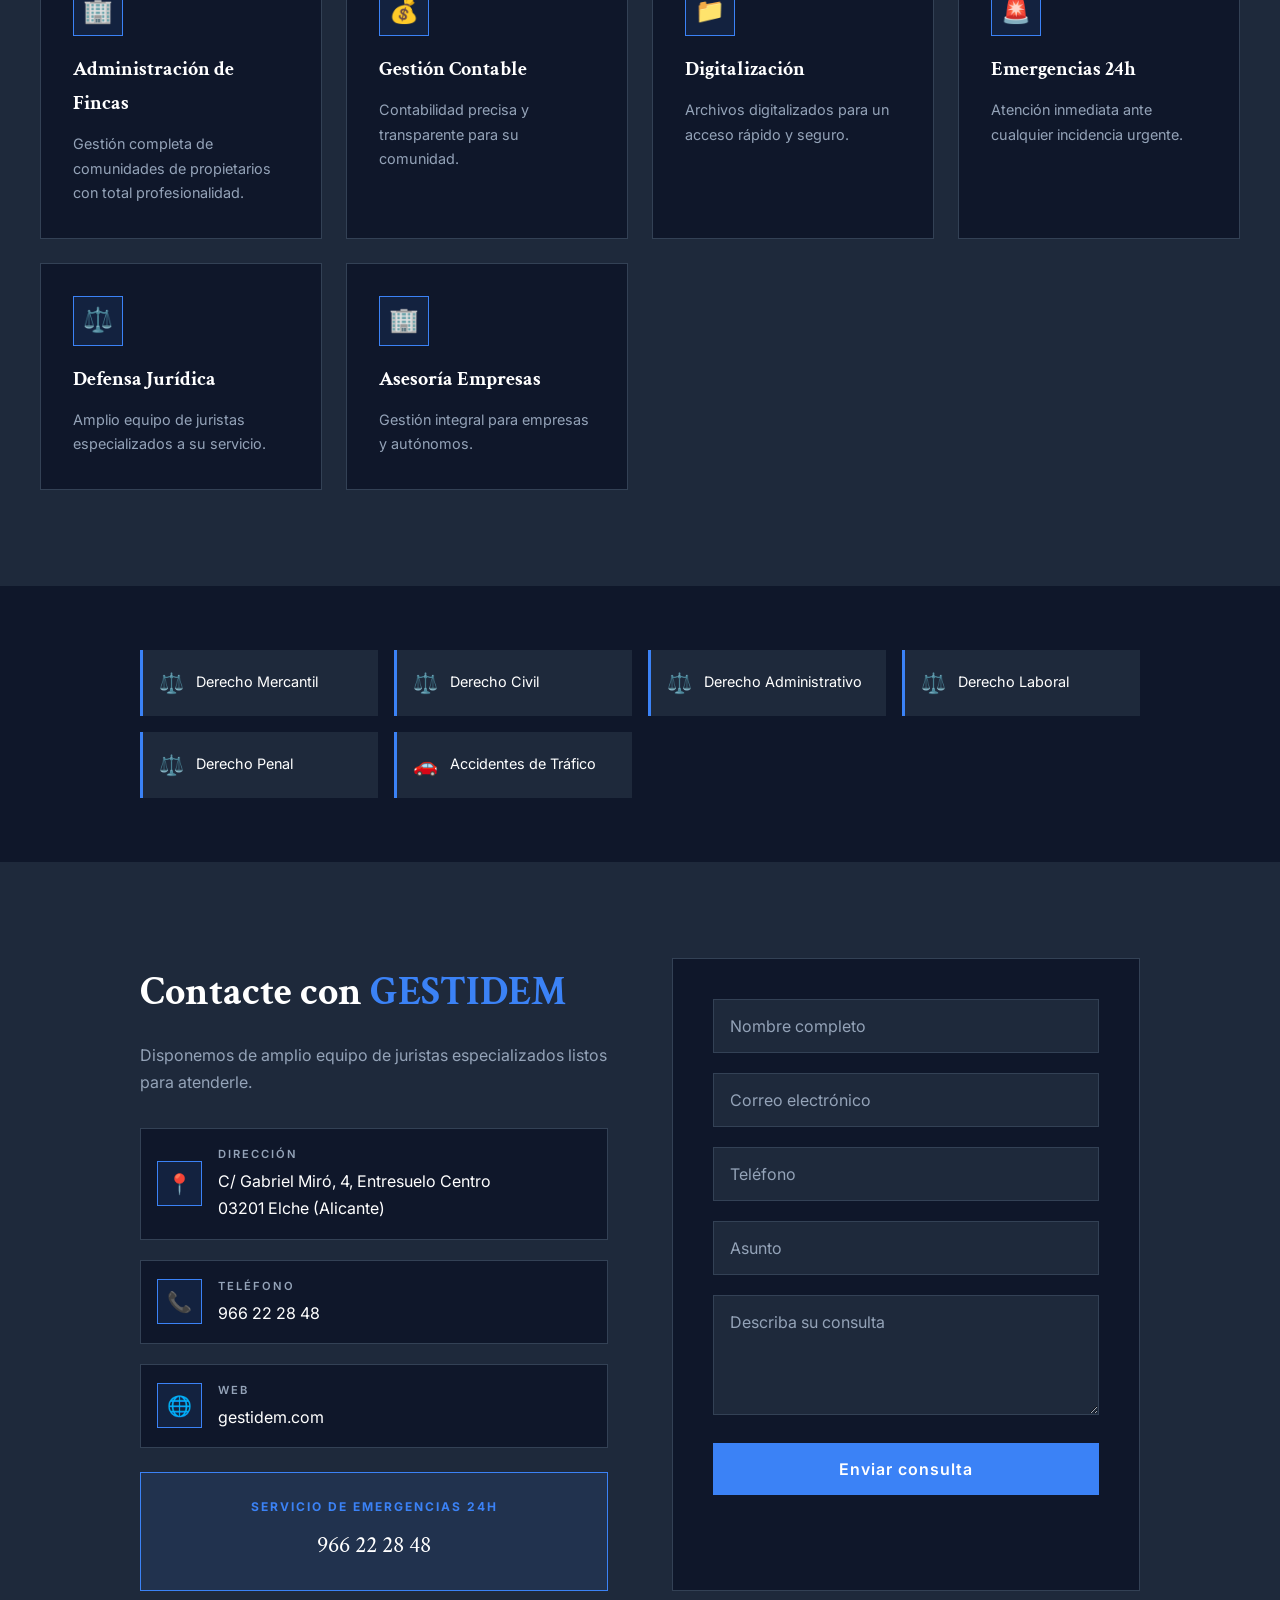
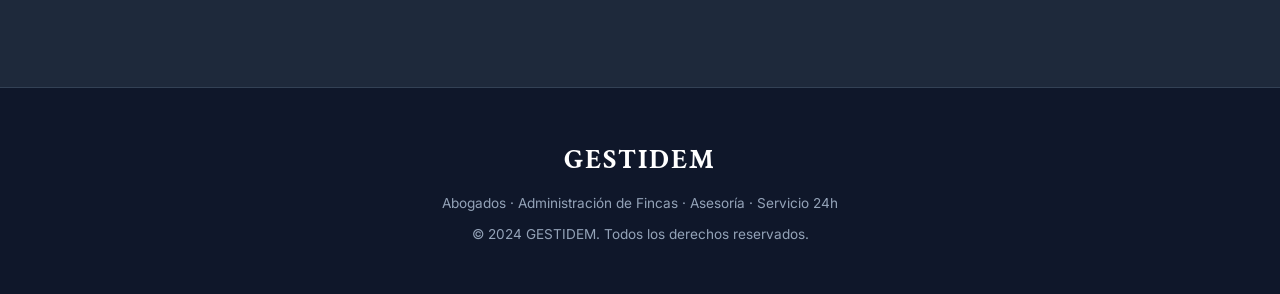
<file: admin-7.html>
<!DOCTYPE html>
<html lang="es">
<head>
    <meta charset="UTF-8">
    <meta name="viewport" content="width=device-width, initial-scale=1.0">
    <meta name="description" content="GESTIDEM - Abogados, Administración de Fincas y Asesoría en Elche. Servicio 24 horas, defensa jurídica integral y gestión profesional.">
    <meta name="keywords" content="GESTIDEM, abogados Elche, administración fincas, asesoría, servicio 24h, gestión integral">
    <meta name="author" content="GESTIDEM">
    <meta name="theme-color" content="#0f172a">
    <meta property="og:title" content="GESTIDEM | Abogados, Fincas y Asesoría 24h">
    <meta property="og:description" content="Servicio integral legal y de administración disponible 24 horas en Elche.">
    <meta property="og:type" content="website">
    <title>GESTIDEM | Abogados, Administración de Fincas y Asesoría 24h en Elche</title>
    <link rel="preconnect" href="https://fonts.googleapis.com">
    <link rel="preconnect" href="https://fonts.gstatic.com" crossorigin>
    <link href="https://fonts.googleapis.com/css2?family=Crimson+Text:ital,wght@0,400;0,600;0,700;1,400&family=Inter:wght@300;400;500;600;700&display=swap" rel="stylesheet">
    <style>
        :root {
            --night: #0f172a;
            --night-light: #1e293b;
            --night-lighter: #334155;
            --silver: #94a3b8;
            --silver-light: #cbd5e1;
            --pure-white: #ffffff;
            --accent: #3b82f6;
            --accent-light: #60a5fa;
        }
        
        * {
            margin: 0;
            padding: 0;
            box-sizing: border-box;
        }
        
        html {
            scroll-behavior: smooth;
        }
        
        body {
            font-family: 'Inter', sans-serif;
            background: var(--night);
            color: var(--pure-white);
            line-height: 1.7;
        }
        
        /* Legal Header */
        header {
            position: fixed;
            top: 0;
            left: 0;
            right: 0;
            z-index: 1000;
            background: var(--night);
            border-bottom: 1px solid var(--night-lighter);
        }
        
        .header-banner {
            background: var(--accent);
            padding: 0.5rem;
            text-align: center;
        }
        
        .header-banner-text {
            font-size: 0.75rem;
            font-weight: 600;
            letter-spacing: 3px;
            text-transform: uppercase;
            animation: pulse 2s ease infinite;
        }
        
        @keyframes pulse {
            0%, 100% { opacity: 1; }
            50% { opacity: 0.7; }
        }
        
        nav {
            max-width: 1400px;
            margin: 0 auto;
            padding: 1rem 2rem;
            display: flex;
            justify-content: space-between;
            align-items: center;
        }
        
        .logo {
            display: flex;
            align-items: center;
            gap: 0.75rem;
        }
        
        .logo-scales {
            width: 45px;
            height: 45px;
            border: 2px solid var(--accent);
            display: flex;
            align-items: center;
            justify-content: center;
            font-size: 1.25rem;
        }
        
        .logo-text {
            font-family: 'Crimson Text', serif;
            font-size: 1.5rem;
            font-weight: 700;
            letter-spacing: 2px;
        }
        
        .nav-links {
            display: flex;
            gap: 2.5rem;
            list-style: none;
        }
        
        .nav-links a {
            color: var(--silver);
            text-decoration: none;
            font-size: 0.85rem;
            font-weight: 500;
            letter-spacing: 1px;
            text-transform: uppercase;
            transition: color 0.3s ease;
        }
        
        .nav-links a:hover {
            color: var(--pure-white);
        }
        
        .cta-btn {
            background: var(--accent);
            color: var(--pure-white);
            padding: 0.75rem 1.5rem;
            text-decoration: none;
            font-weight: 600;
            font-size: 0.8rem;
            letter-spacing: 1px;
            text-transform: uppercase;
            transition: all 0.3s ease;
        }
        
        .cta-btn:hover {
            background: var(--accent-light);
        }
        
        /* Hero Section */
        .hero {
            min-height: 100vh;
            display: flex;
            align-items: center;
            padding: 10rem 2rem 4rem;
            background: linear-gradient(180deg, var(--night) 0%, var(--night-light) 100%);
            position: relative;
        }
        
        .hero::before {
            content: '';
            position: absolute;
            top: 0;
            left: 0;
            right: 0;
            bottom: 0;
            background: 
                linear-gradient(90deg, var(--night-lighter) 1px, transparent 1px),
                linear-gradient(var(--night-lighter) 1px, transparent 1px);
            background-size: 50px 50px;
            opacity: 0.3;
        }
        
        .hero-container {
            max-width: 1200px;
            margin: 0 auto;
            display: grid;
            grid-template-columns: 1fr 1fr;
            gap: 4rem;
            align-items: center;
            position: relative;
            z-index: 1;
        }
        
        .hero-content h1 {
            font-family: 'Crimson Text', serif;
            font-size: clamp(2.5rem, 5vw, 4rem);
            font-weight: 600;
            line-height: 1.2;
            margin-bottom: 1.5rem;
        }
        
        .hero-content h1 em {
            font-style: italic;
            color: var(--accent);
        }
        
        .hero-badge {
            display: inline-flex;
            align-items: center;
            gap: 0.5rem;
            background: rgba(59, 130, 246, 0.1);
            border: 1px solid var(--accent);
            padding: 0.5rem 1rem;
            font-size: 0.75rem;
            font-weight: 600;
            letter-spacing: 2px;
            text-transform: uppercase;
            color: var(--accent);
            margin-bottom: 1.5rem;
        }
        
        .hero-badge::before {
            content: '';
            width: 8px;
            height: 8px;
            background: var(--accent);
            border-radius: 50%;
            animation: blink 1.5s ease infinite;
        }
        
        @keyframes blink {
            0%, 100% { opacity: 1; }
            50% { opacity: 0.3; }
        }
        
        .hero p {
            color: var(--silver);
            font-size: 1.1rem;
            margin-bottom: 2rem;
        }
        
        .hero-cta {
            display: inline-flex;
            align-items: center;
            gap: 0.75rem;
            background: var(--accent);
            color: var(--pure-white);
            padding: 1rem 2rem;
            text-decoration: none;
            font-weight: 600;
            letter-spacing: 1px;
            transition: all 0.3s ease;
        }
        
        .hero-cta:hover {
            background: var(--accent-light);
            transform: translateX(5px);
        }
        
        .services-summary {
            display: grid;
            grid-template-columns: repeat(2, 1fr);
            gap: 1rem;
        }
        
        .service-box {
            background: var(--night-light);
            border: 1px solid var(--night-lighter);
            padding: 1.5rem;
            transition: all 0.3s ease;
        }
        
        .service-box:hover {
            border-color: var(--accent);
            transform: translateY(-5px);
        }
        
        .service-box-icon {
            font-size: 2rem;
            margin-bottom: 0.75rem;
        }
        
        .service-box h3 {
            font-family: 'Crimson Text', serif;
            font-size: 1.25rem;
            margin-bottom: 0.5rem;
        }
        
        .service-box p {
            color: var(--silver);
            font-size: 0.85rem;
            margin: 0;
        }
        
        /* 24h Banner */
        .banner-24h {
            background: var(--accent);
            padding: 3rem 2rem;
            text-align: center;
        }
        
        .banner-24h-content {
            max-width: 800px;
            margin: 0 auto;
        }
        
        .banner-24h-icon {
            font-size: 3rem;
            margin-bottom: 1rem;
        }
        
        .banner-24h h2 {
            font-family: 'Crimson Text', serif;
            font-size: 2.5rem;
            margin-bottom: 0.5rem;
        }
        
        .banner-24h p {
            font-size: 1.1rem;
            opacity: 0.9;
        }
        
        /* Services Section */
        .services {
            padding: 6rem 2rem;
            background: var(--night-light);
        }
        
        .section-header {
            text-align: center;
            margin-bottom: 4rem;
        }
        
        .section-tag {
            font-size: 0.75rem;
            font-weight: 600;
            letter-spacing: 3px;
            text-transform: uppercase;
            color: var(--accent);
            display: block;
            margin-bottom: 1rem;
        }
        
        .section-title {
            font-family: 'Crimson Text', serif;
            font-size: clamp(2rem, 4vw, 3rem);
            margin-bottom: 1rem;
        }
        
        .section-subtitle {
            color: var(--silver);
            font-size: 1.1rem;
        }
        
        .services-grid {
            max-width: 1200px;
            margin: 0 auto;
            display: grid;
            grid-template-columns: repeat(auto-fit, minmax(280px, 1fr));
            gap: 1.5rem;
        }
        
        .service-card {
            background: var(--night);
            border: 1px solid var(--night-lighter);
            padding: 2rem;
            transition: all 0.3s ease;
        }
        
        .service-card:hover {
            border-color: var(--accent);
        }
        
        .service-card-icon {
            width: 50px;
            height: 50px;
            background: rgba(59, 130, 246, 0.1);
            border: 1px solid var(--accent);
            display: flex;
            align-items: center;
            justify-content: center;
            font-size: 1.5rem;
            margin-bottom: 1rem;
        }
        
        .service-card h3 {
            font-family: 'Crimson Text', serif;
            font-size: 1.25rem;
            margin-bottom: 0.75rem;
        }
        
        .service-card p {
            color: var(--silver);
            font-size: 0.9rem;
        }
        
        /* Legal Areas */
        .legal-areas {
            padding: 4rem 2rem;
            background: var(--night);
        }
        
        .legal-grid {
            max-width: 1000px;
            margin: 0 auto;
            display: grid;
            grid-template-columns: repeat(auto-fit, minmax(200px, 1fr));
            gap: 1rem;
        }
        
        .legal-item {
            display: flex;
            align-items: center;
            gap: 0.75rem;
            padding: 1rem;
            background: var(--night-light);
            border-left: 3px solid var(--accent);
        }
        
        .legal-item span:first-child {
            font-size: 1.25rem;
        }
        
        .legal-item span:last-child {
            font-size: 0.9rem;
        }
        
        /* Contact Section */
        .contact {
            padding: 6rem 2rem;
            background: var(--night-light);
        }
        
        .contact-container {
            max-width: 1000px;
            margin: 0 auto;
            display: grid;
            grid-template-columns: 1fr 1fr;
            gap: 4rem;
        }
        
        .contact-info h2 {
            font-family: 'Crimson Text', serif;
            font-size: 2.5rem;
            margin-bottom: 1rem;
        }
        
        .contact-info h2 span {
            color: var(--accent);
        }
        
        .contact-info > p {
            color: var(--silver);
            margin-bottom: 2rem;
        }
        
        .contact-item {
            display: flex;
            align-items: center;
            gap: 1rem;
            margin-bottom: 1.25rem;
            padding: 1rem;
            background: var(--night);
            border: 1px solid var(--night-lighter);
        }
        
        .contact-icon {
            width: 45px;
            height: 45px;
            background: rgba(59, 130, 246, 0.1);
            border: 1px solid var(--accent);
            display: flex;
            align-items: center;
            justify-content: center;
            font-size: 1.25rem;
        }
        
        .contact-details strong {
            display: block;
            font-size: 0.7rem;
            font-weight: 600;
            letter-spacing: 2px;
            text-transform: uppercase;
            color: var(--silver);
            margin-bottom: 0.25rem;
        }
        
        .contact-details a, .contact-details span {
            color: var(--pure-white);
            text-decoration: none;
            transition: color 0.3s ease;
        }
        
        .contact-details a:hover {
            color: var(--accent);
        }
        
        .emergency-box {
            background: rgba(59, 130, 246, 0.1);
            border: 1px solid var(--accent);
            padding: 1.5rem;
            margin-top: 1.5rem;
            text-align: center;
        }
        
        .emergency-box strong {
            display: block;
            color: var(--accent);
            font-size: 0.75rem;
            letter-spacing: 2px;
            text-transform: uppercase;
            margin-bottom: 0.5rem;
        }
        
        .emergency-box a {
            font-family: 'Crimson Text', serif;
            font-size: 1.5rem;
            color: var(--pure-white);
            text-decoration: none;
        }
        
        .contact-form {
            background: var(--night);
            border: 1px solid var(--night-lighter);
            padding: 2.5rem;
        }
        
        .form-group {
            margin-bottom: 1.25rem;
        }
        
        .form-group input,
        .form-group textarea {
            width: 100%;
            padding: 1rem;
            background: var(--night-light);
            border: 1px solid var(--night-lighter);
            color: var(--pure-white);
            font-family: inherit;
            font-size: 1rem;
            transition: all 0.3s ease;
        }
        
        .form-group input:focus,
        .form-group textarea:focus {
            outline: none;
            border-color: var(--accent);
        }
        
        .form-group input::placeholder,
        .form-group textarea::placeholder {
            color: var(--silver);
        }
        
        .form-group textarea {
            min-height: 120px;
            resize: vertical;
        }
        
        .submit-btn {
            width: 100%;
            padding: 1rem;
            background: var(--accent);
            color: var(--pure-white);
            border: none;
            font-family: inherit;
            font-weight: 600;
            font-size: 1rem;
            letter-spacing: 1px;
            cursor: pointer;
            transition: all 0.3s ease;
        }
        
        .submit-btn:hover {
            background: var(--accent-light);
        }
        
        /* Footer */
        footer {
            background: var(--night);
            padding: 3rem 2rem;
            text-align: center;
            border-top: 1px solid var(--night-lighter);
        }
        
        .footer-logo {
            font-family: 'Crimson Text', serif;
            font-size: 1.75rem;
            font-weight: 700;
            letter-spacing: 2px;
            margin-bottom: 0.5rem;
        }
        
        .footer-text {
            color: var(--silver);
            font-size: 0.85rem;
        }
        
        /* Mobile Responsive */
        @media (max-width: 1024px) {
            .hero-container,
            .contact-container {
                grid-template-columns: 1fr;
            }
            
            .nav-links {
                display: none;
            }
        }
        
        @media (max-width: 768px) {
            .hero {
                padding-top: 8rem;
            }
            
            .services-summary {
                grid-template-columns: 1fr;
            }
            
            .services-grid {
                grid-template-columns: 1fr;
            }
            
            .legal-grid {
                grid-template-columns: 1fr;
            }
            
            .contact-form {
                padding: 1.5rem;
            }
        }
    </style>
</head>
<body>
    <header>
        <div class="header-banner">
            <span class="header-banner-text">⚖️ Servicio disponible 24 horas ⚖️</span>
        </div>
        <nav>
            <div class="logo">
                <div class="logo-scales">⚖️</div>
                <span class="logo-text">GESTIDEM</span>
            </div>
            <ul class="nav-links">
                <li><a href="#inicio">Inicio</a></li>
                <li><a href="#servicios">Servicios</a></li>
                <li><a href="#contacto">Contacto</a></li>
            </ul>
            <a href="tel:966222848" class="cta-btn">Urgencias 24h</a>
        </nav>
    </header>

    <section class="hero" id="inicio">
        <div class="hero-container">
            <div class="hero-content">
                <div class="hero-badge">Servicio 24 Horas</div>
                <h1>Abogados, Fincas <br><em>y Asesoría</em></h1>
                <p>Empresa integral que combina servicios de administración de fincas con asesoría legal y de empresas. Disponemos de amplio equipo de juristas especializados.</p>
                <a href="#contacto" class="hero-cta">
                    Consulta gratuita →
                </a>
            </div>
            <div class="services-summary">
                <div class="service-box">
                    <div class="service-box-icon">🏢</div>
                    <h3>Administración</h3>
                    <p>Gestión integral de fincas y comunidades</p>
                </div>
                <div class="service-box">
                    <div class="service-box-icon">⚖️</div>
                    <h3>Abogados</h3>
                    <p>Defensa jurídica en todas las áreas</p>
                </div>
                <div class="service-box">
                    <div class="service-box-icon">📊</div>
                    <h3>Asesoría</h3>
                    <p>Gestión empresarial integral</p>
                </div>
                <div class="service-box">
                    <div class="service-box-icon">🚨</div>
                    <h3>24 Horas</h3>
                    <p>Servicio de emergencias</p>
                </div>
            </div>
        </div>
    </section>

    <section class="banner-24h">
        <div class="banner-24h-content">
            <div class="banner-24h-icon">🕐</div>
            <h2>SERVICIO DE EMERGENCIAS 24H</h2>
            <p>Estamos disponibles las 24 horas del día, los 365 días del año para atender cualquier incidencia urgente en su comunidad.</p>
        </div>
    </section>

    <section class="services" id="servicios">
        <div class="section-header">
            <span class="section-tag">Áreas de Especialización</span>
            <h2 class="section-title">Servicios Integrales</h2>
            <p class="section-subtitle">Una oferta completa que cubre todas las necesidades legales y administrativas de su comunidad.</p>
        </div>
        <div class="services-grid">
            <div class="service-card">
                <div class="service-card-icon">🏢</div>
                <h3>Administración de Fincas</h3>
                <p>Gestión completa de comunidades de propietarios con total profesionalidad.</p>
            </div>
            <div class="service-card">
                <div class="service-card-icon">💰</div>
                <h3>Gestión Contable</h3>
                <p>Contabilidad precisa y transparente para su comunidad.</p>
            </div>
            <div class="service-card">
                <div class="service-card-icon">📁</div>
                <h3>Digitalización</h3>
                <p>Archivos digitalizados para un acceso rápido y seguro.</p>
            </div>
            <div class="service-card">
                <div class="service-card-icon">🚨</div>
                <h3>Emergencias 24h</h3>
                <p>Atención inmediata ante cualquier incidencia urgente.</p>
            </div>
            <div class="service-card">
                <div class="service-card-icon">⚖️</div>
                <h3>Defensa Jurídica</h3>
                <p>Amplio equipo de juristas especializados a su servicio.</p>
            </div>
            <div class="service-card">
                <div class="service-card-icon">🏢</div>
                <h3>Asesoría Empresas</h3>
                <p>Gestión integral para empresas y autónomos.</p>
            </div>
        </div>
    </section>

    <section class="legal-areas">
        <div class="legal-grid">
            <div class="legal-item">
                <span>⚖️</span>
                <span>Derecho Mercantil</span>
            </div>
            <div class="legal-item">
                <span>⚖️</span>
                <span>Derecho Civil</span>
            </div>
            <div class="legal-item">
                <span>⚖️</span>
                <span>Derecho Administrativo</span>
            </div>
            <div class="legal-item">
                <span>⚖️</span>
                <span>Derecho Laboral</span>
            </div>
            <div class="legal-item">
                <span>⚖️</span>
                <span>Derecho Penal</span>
            </div>
            <div class="legal-item">
                <span>🚗</span>
                <span>Accidentes de Tráfico</span>
            </div>
        </div>
    </section>

    <section class="contact" id="contacto">
        <div class="contact-container">
            <div class="contact-info">
                <h2>Contacte con <span>GESTIDEM</span></h2>
                <p>Disponemos de amplio equipo de juristas especializados listos para atenderle.</p>
                <div class="contact-item">
                    <div class="contact-icon">📍</div>
                    <div class="contact-details">
                        <strong>Dirección</strong>
                        <span>C/ Gabriel Miró, 4, Entresuelo Centro<br>03201 Elche (Alicante)</span>
                    </div>
                </div>
                <div class="contact-item">
                    <div class="contact-icon">📞</div>
                    <div class="contact-details">
                        <strong>Teléfono</strong>
                        <a href="tel:966222848">966 22 28 48</a>
                    </div>
                </div>
                <div class="contact-item">
                    <div class="contact-icon">🌐</div>
                    <div class="contact-details">
                        <strong>Web</strong>
                        <a href="https://www.gestidem.com" target="_blank">gestidem.com</a>
                    </div>
                </div>
                <div class="emergency-box">
                    <strong>Servicio de Emergencias 24h</strong>
                    <a href="tel:966222848">966 22 28 48</a>
                </div>
            </div>
            <div class="contact-form">
                <form>
                    <div class="form-group">
                        <input type="text" placeholder="Nombre completo" required>
                    </div>
                    <div class="form-group">
                        <input type="email" placeholder="Correo electrónico" required>
                    </div>
                    <div class="form-group">
                        <input type="tel" placeholder="Teléfono">
                    </div>
                    <div class="form-group">
                        <input type="text" placeholder="Asunto">
                    </div>
                    <div class="form-group">
                        <textarea placeholder="Describa su consulta"></textarea>
                    </div>
                    <button type="submit" class="submit-btn">Enviar consulta</button>
                </form>
            </div>
        </div>
    </section>

    <footer>
        <div class="footer-logo">GESTIDEM</div>
        <p class="footer-text">Abogados · Administración de Fincas · Asesoría · Servicio 24h</p>
        <p class="footer-text" style="margin-top: 0.5rem;">© 2024 GESTIDEM. Todos los derechos reservados.</p>
    </footer>
</body>
</html>
</file>
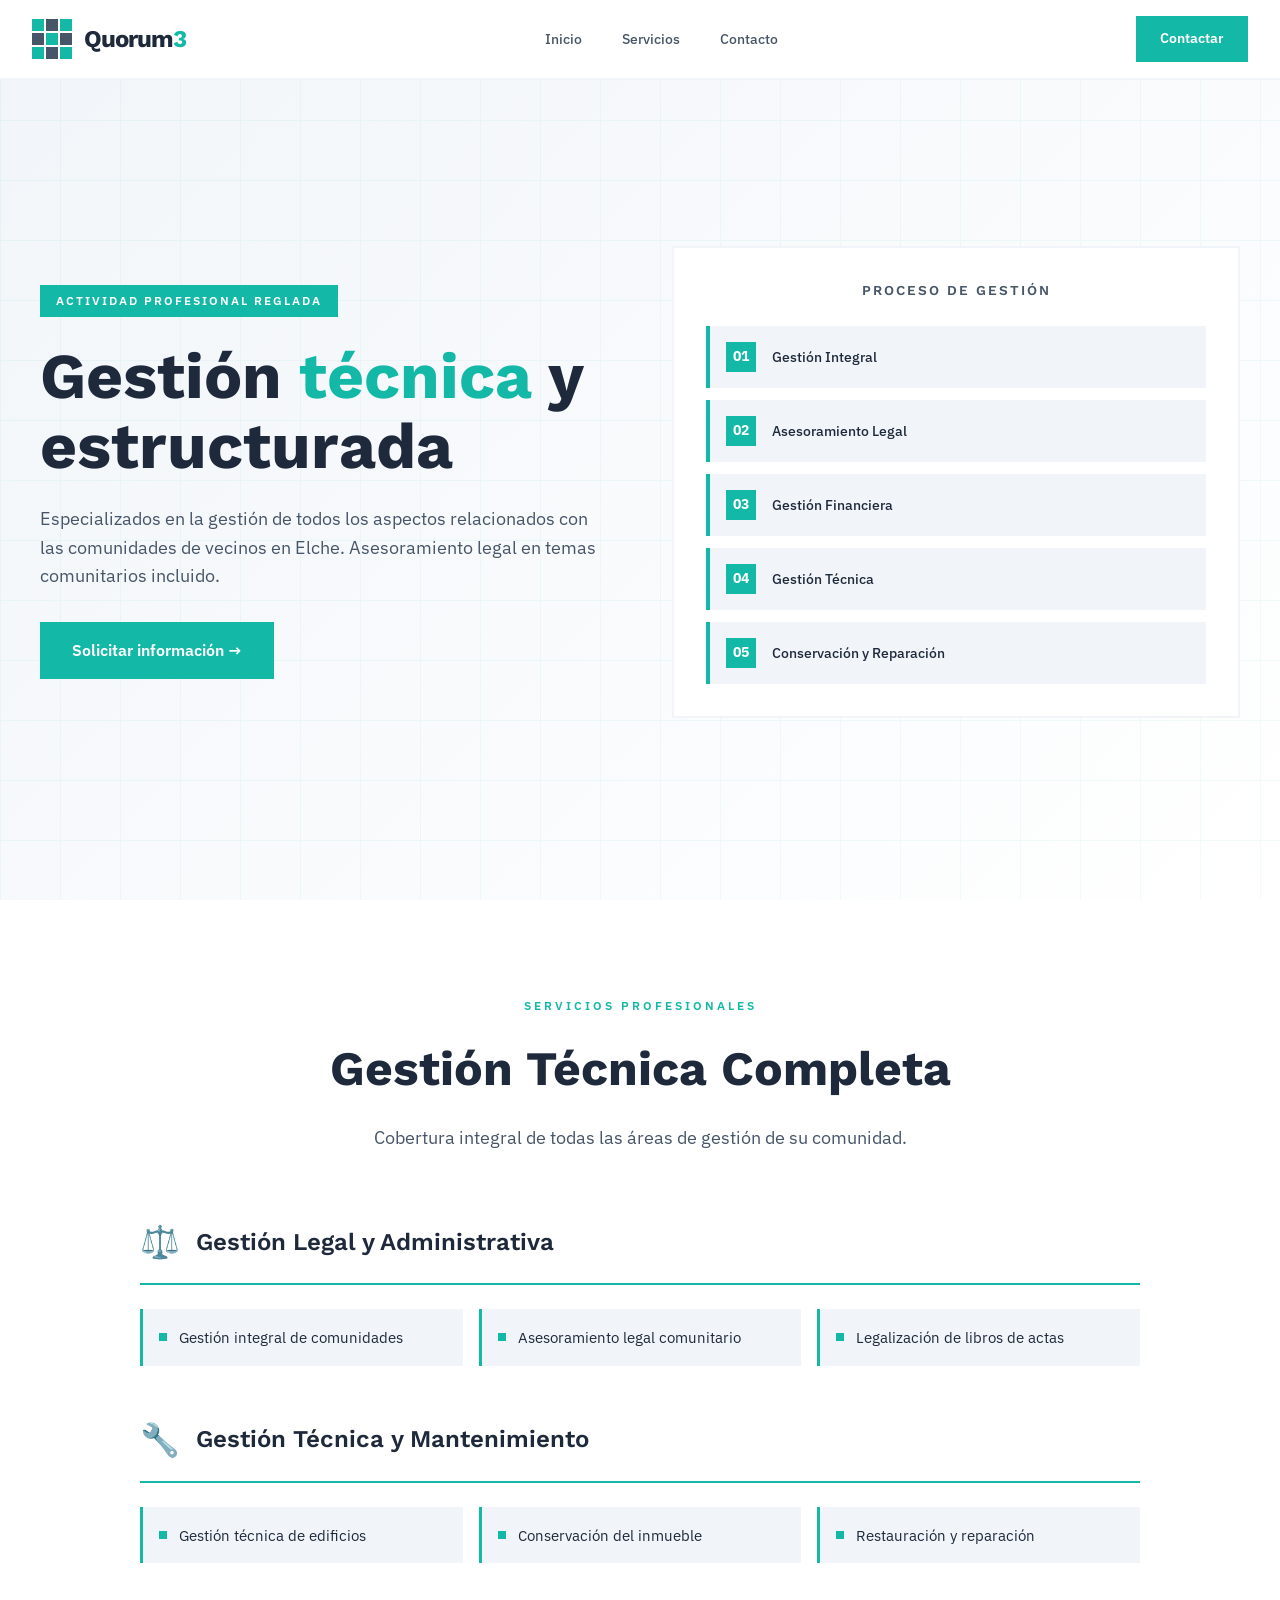
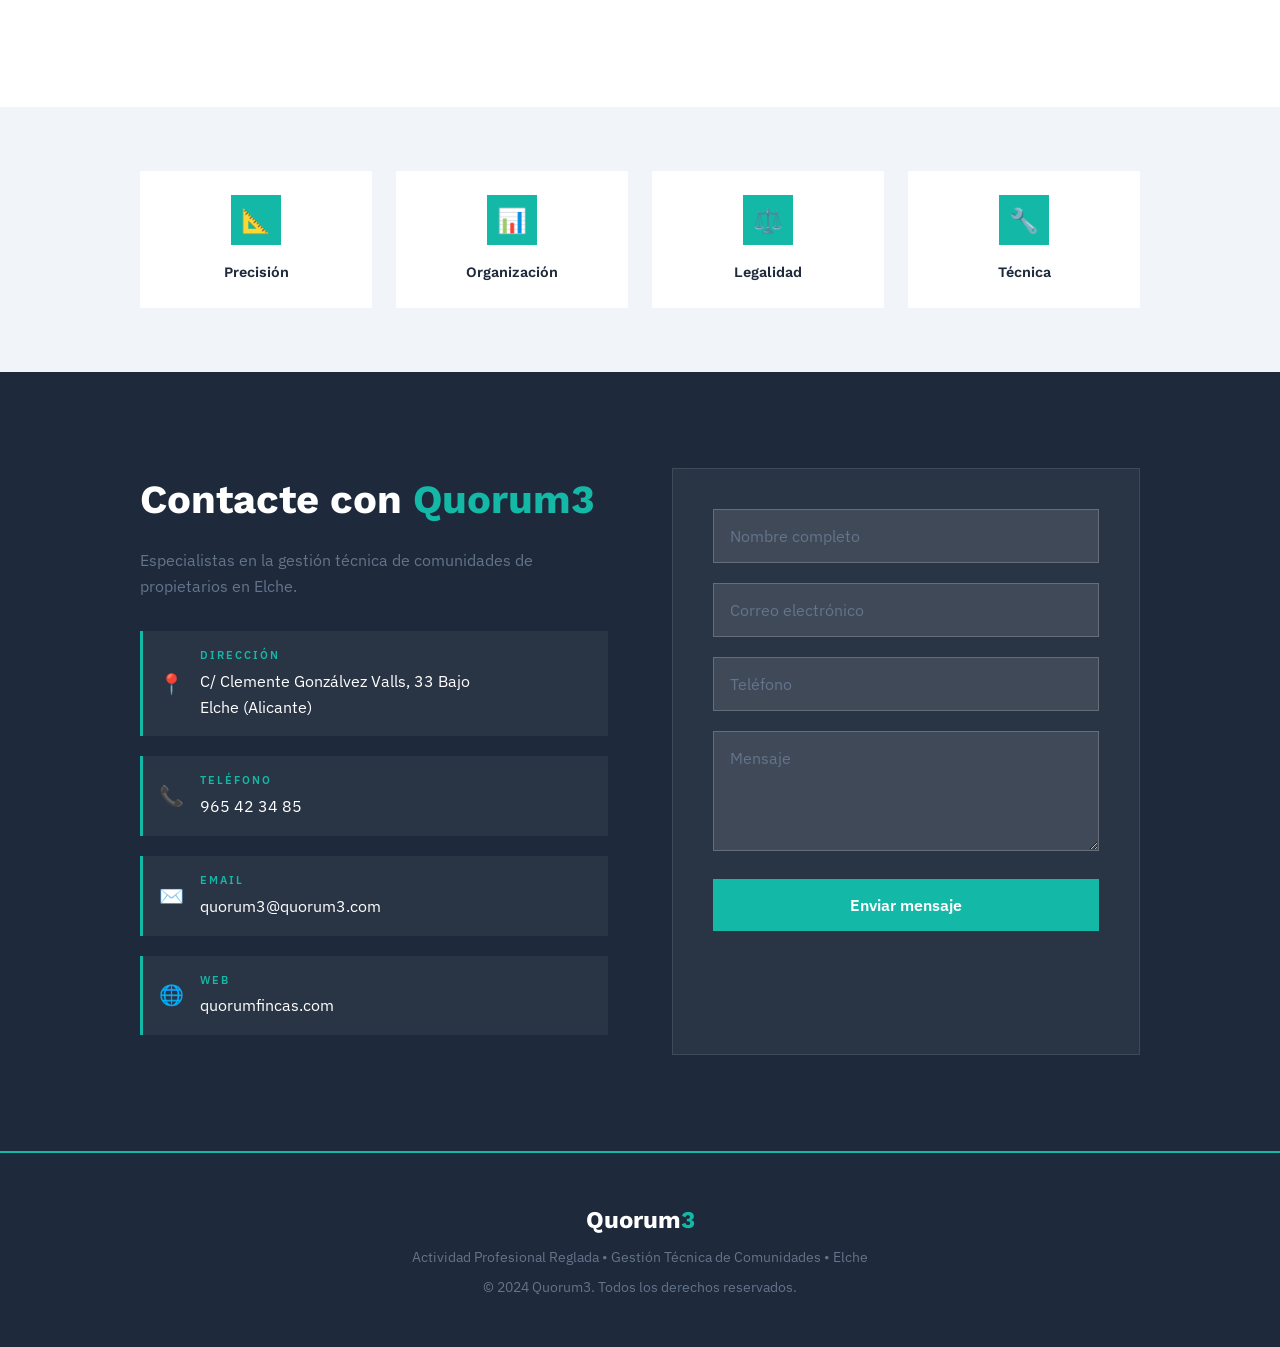
<file: admin-8.html>
<!DOCTYPE html>
<html lang="es">
<head>
    <meta charset="UTF-8">
    <meta name="viewport" content="width=device-width, initial-scale=1.0">
    <meta name="description" content="Quorum3 Administración de Fincas en Elche. Gestión técnica y estructurada de comunidades con asesoramiento legal especializado.">
    <meta name="keywords" content="Quorum3, administración fincas Elche, gestión técnica, asesoramiento legal, comunidades vecinos">
    <meta name="author" content="Quorum3">
    <meta name="theme-color" content="#14b8a6">
    <meta property="og:title" content="Quorum3 | Gestión Técnica de Fincas">
    <meta property="og:description" content="Gestión técnica precisa y estructurada para su comunidad en Elche.">
    <meta property="og:type" content="website">
    <title>Quorum3 | Gestión Técnica y Estructurada de Fincas en Elche</title>
    <link rel="preconnect" href="https://fonts.googleapis.com">
    <link rel="preconnect" href="https://fonts.gstatic.com" crossorigin>
    <link href="https://fonts.googleapis.com/css2?family=IBM+Plex+Sans:wght@400;500;600;700&family=Work+Sans:wght@400;500;600;700&display=swap" rel="stylesheet">
    <style>
        :root {
            --teal: #14b8a6;
            --teal-dark: #0f766e;
            --teal-light: #2dd4bf;
            --slate: #475569;
            --slate-dark: #1e293b;
            --slate-light: #64748b;
            --white: #ffffff;
            --gray: #f1f5f9;
        }
        
        * {
            margin: 0;
            padding: 0;
            box-sizing: border-box;
        }
        
        html {
            scroll-behavior: smooth;
        }
        
        body {
            font-family: 'IBM Plex Sans', sans-serif;
            background: var(--white);
            color: var(--slate-dark);
            line-height: 1.6;
        }
        
        /* Technical Header */
        header {
            position: fixed;
            top: 0;
            left: 0;
            right: 0;
            z-index: 1000;
            background: var(--white);
            border-bottom: 2px solid var(--gray);
        }
        
        nav {
            max-width: 1400px;
            margin: 0 auto;
            padding: 1rem 2rem;
            display: flex;
            justify-content: space-between;
            align-items: center;
        }
        
        .logo {
            display: flex;
            align-items: center;
            gap: 0.75rem;
        }
        
        .logo-grid {
            display: grid;
            grid-template-columns: repeat(3, 12px);
            grid-template-rows: repeat(3, 12px);
            gap: 2px;
        }
        
        .logo-grid span {
            background: var(--teal);
        }
        
        .logo-grid span:nth-child(2),
        .logo-grid span:nth-child(4),
        .logo-grid span:nth-child(6),
        .logo-grid span:nth-child(8) {
            background: var(--slate);
        }
        
        .logo-text {
            font-family: 'Work Sans', sans-serif;
            font-size: 1.5rem;
            font-weight: 700;
            letter-spacing: -1px;
            color: var(--slate-dark);
        }
        
        .logo-text span {
            color: var(--teal);
        }
        
        .nav-links {
            display: flex;
            gap: 2.5rem;
            list-style: none;
        }
        
        .nav-links a {
            color: var(--slate);
            text-decoration: none;
            font-weight: 500;
            font-size: 0.9rem;
            position: relative;
            padding: 0.5rem 0;
            transition: color 0.3s ease;
        }
        
        .nav-links a::after {
            content: '';
            position: absolute;
            bottom: 0;
            left: 0;
            width: 0;
            height: 2px;
            background: var(--teal);
            transition: width 0.3s ease;
        }
        
        .nav-links a:hover {
            color: var(--teal);
        }
        
        .nav-links a:hover::after {
            width: 100%;
        }
        
        .cta-btn {
            background: var(--teal);
            color: var(--white);
            padding: 0.75rem 1.5rem;
            text-decoration: none;
            font-weight: 600;
            font-size: 0.85rem;
            transition: all 0.3s ease;
        }
        
        .cta-btn:hover {
            background: var(--teal-dark);
        }
        
        /* Hero Section */
        .hero {
            min-height: 100vh;
            display: flex;
            align-items: center;
            padding: 8rem 2rem 4rem;
            background: linear-gradient(135deg, var(--gray) 0%, var(--white) 100%);
            position: relative;
        }
        
        .hero::before {
            content: '';
            position: absolute;
            top: 0;
            left: 0;
            right: 0;
            bottom: 0;
            background: 
                linear-gradient(90deg, var(--teal) 1px, transparent 1px),
                linear-gradient(var(--teal) 1px, transparent 1px);
            background-size: 60px 60px;
            opacity: 0.05;
        }
        
        .hero-container {
            max-width: 1200px;
            margin: 0 auto;
            display: grid;
            grid-template-columns: 1fr 1fr;
            gap: 4rem;
            align-items: center;
            position: relative;
            z-index: 1;
        }
        
        .hero-content h1 {
            font-family: 'Work Sans', sans-serif;
            font-size: clamp(2.5rem, 5vw, 4rem);
            font-weight: 700;
            line-height: 1.1;
            margin-bottom: 1.5rem;
            color: var(--slate-dark);
        }
        
        .hero-content h1 .accent {
            color: var(--teal);
        }
        
        .hero-tag {
            display: inline-block;
            background: var(--teal);
            color: var(--white);
            padding: 0.4rem 1rem;
            font-size: 0.75rem;
            font-weight: 600;
            letter-spacing: 2px;
            text-transform: uppercase;
            margin-bottom: 1.5rem;
        }
        
        .hero p {
            color: var(--slate);
            font-size: 1.1rem;
            margin-bottom: 2rem;
        }
        
        .hero-cta {
            display: inline-flex;
            align-items: center;
            gap: 0.75rem;
            background: var(--teal);
            color: var(--white);
            padding: 1rem 2rem;
            text-decoration: none;
            font-weight: 600;
            transition: all 0.3s ease;
        }
        
        .hero-cta:hover {
            background: var(--teal-dark);
            transform: translateX(5px);
        }
        
        .process-diagram {
            background: var(--white);
            border: 2px solid var(--gray);
            padding: 2rem;
        }
        
        .process-title {
            font-family: 'Work Sans', sans-serif;
            font-size: 0.85rem;
            font-weight: 600;
            letter-spacing: 2px;
            text-transform: uppercase;
            color: var(--slate);
            margin-bottom: 1.5rem;
            text-align: center;
        }
        
        .process-flow {
            display: flex;
            flex-direction: column;
            gap: 0.75rem;
        }
        
        .process-step {
            display: flex;
            align-items: center;
            gap: 1rem;
            padding: 1rem;
            background: var(--gray);
            border-left: 4px solid var(--teal);
        }
        
        .step-number {
            width: 30px;
            height: 30px;
            background: var(--teal);
            color: var(--white);
            display: flex;
            align-items: center;
            justify-content: center;
            font-weight: 700;
            font-size: 0.85rem;
            flex-shrink: 0;
        }
        
        .step-text {
            font-weight: 500;
            font-size: 0.9rem;
        }
        
        /* Services Section */
        .services {
            padding: 6rem 2rem;
            background: var(--white);
        }
        
        .section-header {
            text-align: center;
            margin-bottom: 4rem;
        }
        
        .section-tag {
            font-size: 0.75rem;
            font-weight: 600;
            letter-spacing: 3px;
            text-transform: uppercase;
            color: var(--teal);
            display: block;
            margin-bottom: 1rem;
        }
        
        .section-title {
            font-family: 'Work Sans', sans-serif;
            font-size: clamp(2rem, 4vw, 3rem);
            font-weight: 700;
            color: var(--slate-dark);
            margin-bottom: 1rem;
        }
        
        .section-subtitle {
            color: var(--slate);
            font-size: 1.1rem;
        }
        
        .services-container {
            max-width: 1000px;
            margin: 0 auto;
        }
        
        .service-category {
            margin-bottom: 3rem;
        }
        
        .service-category-header {
            display: flex;
            align-items: center;
            gap: 1rem;
            margin-bottom: 1.5rem;
            padding-bottom: 1rem;
            border-bottom: 2px solid var(--teal);
        }
        
        .service-category-icon {
            font-size: 2rem;
        }
        
        .service-category h3 {
            font-family: 'Work Sans', sans-serif;
            font-size: 1.5rem;
            font-weight: 600;
        }
        
        .services-list {
            display: grid;
            grid-template-columns: repeat(auto-fit, minmax(250px, 1fr));
            gap: 1rem;
        }
        
        .service-item {
            display: flex;
            align-items: flex-start;
            gap: 0.75rem;
            padding: 1rem;
            background: var(--gray);
            border-left: 3px solid var(--teal);
        }
        
        .service-bullet {
            width: 8px;
            height: 8px;
            background: var(--teal);
            margin-top: 0.5rem;
            flex-shrink: 0;
        }
        
        .service-text {
            font-size: 0.95rem;
            color: var(--slate-dark);
        }
        
        /* Technical Features */
        .features {
            padding: 4rem 2rem;
            background: var(--gray);
        }
        
        .features-grid {
            max-width: 1000px;
            margin: 0 auto;
            display: grid;
            grid-template-columns: repeat(4, 1fr);
            gap: 1.5rem;
        }
        
        .feature-item {
            text-align: center;
            padding: 1.5rem;
            background: var(--white);
        }
        
        .feature-icon {
            width: 50px;
            height: 50px;
            background: var(--teal);
            margin: 0 auto 1rem;
            display: flex;
            align-items: center;
            justify-content: center;
            font-size: 1.5rem;
        }
        
        .feature-item h4 {
            font-family: 'Work Sans', sans-serif;
            font-size: 0.9rem;
            font-weight: 600;
        }
        
        /* Contact Section */
        .contact {
            padding: 6rem 2rem;
            background: var(--slate-dark);
            color: var(--white);
        }
        
        .contact-container {
            max-width: 1000px;
            margin: 0 auto;
            display: grid;
            grid-template-columns: 1fr 1fr;
            gap: 4rem;
        }
        
        .contact-info h2 {
            font-family: 'Work Sans', sans-serif;
            font-size: 2.5rem;
            font-weight: 700;
            margin-bottom: 1rem;
        }
        
        .contact-info h2 span {
            color: var(--teal);
        }
        
        .contact-info > p {
            color: var(--slate-light);
            margin-bottom: 2rem;
        }
        
        .contact-item {
            display: flex;
            align-items: center;
            gap: 1rem;
            margin-bottom: 1.25rem;
            padding: 1rem;
            background: rgba(255, 255, 255, 0.05);
            border-left: 3px solid var(--teal);
        }
        
        .contact-icon {
            font-size: 1.25rem;
        }
        
        .contact-details strong {
            display: block;
            font-size: 0.7rem;
            font-weight: 600;
            letter-spacing: 2px;
            text-transform: uppercase;
            color: var(--teal);
            margin-bottom: 0.25rem;
        }
        
        .contact-details a, .contact-details span {
            color: var(--white);
            text-decoration: none;
        }
        
        .contact-details a:hover {
            color: var(--teal);
        }
        
        .contact-form {
            background: rgba(255, 255, 255, 0.05);
            padding: 2.5rem;
            border: 1px solid rgba(255, 255, 255, 0.1);
        }
        
        .form-group {
            margin-bottom: 1.25rem;
        }
        
        .form-group input,
        .form-group textarea {
            width: 100%;
            padding: 1rem;
            background: rgba(255, 255, 255, 0.1);
            border: 1px solid rgba(255, 255, 255, 0.2);
            color: var(--white);
            font-family: inherit;
            font-size: 1rem;
            transition: all 0.3s ease;
        }
        
        .form-group input:focus,
        .form-group textarea:focus {
            outline: none;
            border-color: var(--teal);
        }
        
        .form-group input::placeholder,
        .form-group textarea::placeholder {
            color: var(--slate-light);
        }
        
        .form-group textarea {
            min-height: 120px;
            resize: vertical;
        }
        
        .submit-btn {
            width: 100%;
            padding: 1rem;
            background: var(--teal);
            color: var(--white);
            border: none;
            font-family: inherit;
            font-weight: 600;
            font-size: 1rem;
            cursor: pointer;
            transition: all 0.3s ease;
        }
        
        .submit-btn:hover {
            background: var(--teal-light);
        }
        
        /* Footer */
        footer {
            background: var(--slate-dark);
            padding: 3rem 2rem;
            text-align: center;
            border-top: 2px solid var(--teal);
        }
        
        .footer-logo {
            font-family: 'Work Sans', sans-serif;
            font-size: 1.5rem;
            font-weight: 700;
            color: var(--white);
            margin-bottom: 0.5rem;
        }
        
        .footer-logo span {
            color: var(--teal);
        }
        
        .footer-text {
            color: var(--slate-light);
            font-size: 0.85rem;
        }
        
        /* Mobile Responsive */
        @media (max-width: 1024px) {
            .hero-container,
            .contact-container {
                grid-template-columns: 1fr;
            }
            
            .process-diagram {
                order: -1;
            }
            
            .nav-links {
                display: none;
            }
            
            .features-grid {
                grid-template-columns: repeat(2, 1fr);
            }
        }
        
        @media (max-width: 768px) {
            .hero {
                padding-top: 6rem;
            }
            
            .features-grid {
                grid-template-columns: 1fr;
            }
            
            .services-list {
                grid-template-columns: 1fr;
            }
            
            .contact-form {
                padding: 1.5rem;
            }
        }
    </style>
</head>
<body>
    <header>
        <nav>
            <div class="logo">
                <div class="logo-grid">
                    <span></span><span></span><span></span>
                    <span></span><span></span><span></span>
                    <span></span><span></span><span></span>
                </div>
                <span class="logo-text">Quorum<span>3</span></span>
            </div>
            <ul class="nav-links">
                <li><a href="#inicio">Inicio</a></li>
                <li><a href="#servicios">Servicios</a></li>
                <li><a href="#contacto">Contacto</a></li>
            </ul>
            <a href="tel:965423485" class="cta-btn">Contactar</a>
        </nav>
    </header>

    <section class="hero" id="inicio">
        <div class="hero-container">
            <div class="hero-content">
                <div class="hero-tag">Actividad Profesional Reglada</div>
                <h1>Gestión <span class="accent">técnica</span> y estructurada</h1>
                <p>Especializados en la gestión de todos los aspectos relacionados con las comunidades de vecinos en Elche. Asesoramiento legal en temas comunitarios incluido.</p>
                <a href="#contacto" class="hero-cta">
                    Solicitar información →
                </a>
            </div>
            <div class="process-diagram">
                <div class="process-title">PROCESO DE GESTIÓN</div>
                <div class="process-flow">
                    <div class="process-step">
                        <div class="step-number">01</div>
                        <div class="step-text">Gestión Integral</div>
                    </div>
                    <div class="process-step">
                        <div class="step-number">02</div>
                        <div class="step-text">Asesoramiento Legal</div>
                    </div>
                    <div class="process-step">
                        <div class="step-number">03</div>
                        <div class="step-text">Gestión Financiera</div>
                    </div>
                    <div class="process-step">
                        <div class="step-number">04</div>
                        <div class="step-text">Gestión Técnica</div>
                    </div>
                    <div class="process-step">
                        <div class="step-number">05</div>
                        <div class="step-text">Conservación y Reparación</div>
                    </div>
                </div>
            </div>
        </div>
    </section>

    <section class="services" id="servicios">
        <div class="section-header">
            <span class="section-tag">Servicios Profesionales</span>
            <h2 class="section-title">Gestión Técnica Completa</h2>
            <p class="section-subtitle">Cobertura integral de todas las áreas de gestión de su comunidad.</p>
        </div>
        <div class="services-container">
            <div class="service-category">
                <div class="service-category-header">
                    <div class="service-category-icon">⚖️</div>
                    <h3>Gestión Legal y Administrativa</h3>
                </div>
                <div class="services-list">
                    <div class="service-item">
                        <div class="service-bullet"></div>
                        <div class="service-text">Gestión integral de comunidades</div>
                    </div>
                    <div class="service-item">
                        <div class="service-bullet"></div>
                        <div class="service-text">Asesoramiento legal comunitario</div>
                    </div>
                    <div class="service-item">
                        <div class="service-bullet"></div>
                        <div class="service-text">Legalización de libros de actas</div>
                    </div>
                </div>
            </div>
            <div class="service-category">
                <div class="service-category-header">
                    <div class="service-category-icon">🔧</div>
                    <h3>Gestión Técnica y Mantenimiento</h3>
                </div>
                <div class="services-list">
                    <div class="service-item">
                        <div class="service-bullet"></div>
                        <div class="service-text">Gestión técnica de edificios</div>
                    </div>
                    <div class="service-item">
                        <div class="service-bullet"></div>
                        <div class="service-text">Conservación del inmueble</div>
                    </div>
                    <div class="service-item">
                        <div class="service-bullet"></div>
                        <div class="service-text">Restauración y reparación</div>
                    </div>
                </div>
            </div>
        </div>
    </section>

    <section class="features">
        <div class="features-grid">
            <div class="feature-item">
                <div class="feature-icon">📐</div>
                <h4>Precisión</h4>
            </div>
            <div class="feature-item">
                <div class="feature-icon">📊</div>
                <h4>Organización</h4>
            </div>
            <div class="feature-item">
                <div class="feature-icon">⚖️</div>
                <h4>Legalidad</h4>
            </div>
            <div class="feature-item">
                <div class="feature-icon">🔧</div>
                <h4>Técnica</h4>
            </div>
        </div>
    </section>

    <section class="contact" id="contacto">
        <div class="contact-container">
            <div class="contact-info">
                <h2>Contacte con <span>Quorum3</span></h2>
                <p>Especialistas en la gestión técnica de comunidades de propietarios en Elche.</p>
                <div class="contact-item">
                    <div class="contact-icon">📍</div>
                    <div class="contact-details">
                        <strong>Dirección</strong>
                        <span>C/ Clemente Gonzálvez Valls, 33 Bajo<br>Elche (Alicante)</span>
                    </div>
                </div>
                <div class="contact-item">
                    <div class="contact-icon">📞</div>
                    <div class="contact-details">
                        <strong>Teléfono</strong>
                        <a href="tel:965423485">965 42 34 85</a>
                    </div>
                </div>
                <div class="contact-item">
                    <div class="contact-icon">✉️</div>
                    <div class="contact-details">
                        <strong>Email</strong>
                        <a href="mailto:quorum3@quorum3.com">quorum3@quorum3.com</a>
                    </div>
                </div>
                <div class="contact-item">
                    <div class="contact-icon">🌐</div>
                    <div class="contact-details">
                        <strong>Web</strong>
                        <a href="http://quorumfincas.com" target="_blank">quorumfincas.com</a>
                    </div>
                </div>
            </div>
            <div class="contact-form">
                <form>
                    <div class="form-group">
                        <input type="text" placeholder="Nombre completo" required>
                    </div>
                    <div class="form-group">
                        <input type="email" placeholder="Correo electrónico" required>
                    </div>
                    <div class="form-group">
                        <input type="tel" placeholder="Teléfono">
                    </div>
                    <div class="form-group">
                        <textarea placeholder="Mensaje"></textarea>
                    </div>
                    <button type="submit" class="submit-btn">Enviar mensaje</button>
                </form>
            </div>
        </div>
    </section>

    <footer>
        <div class="footer-logo">Quorum<span>3</span></div>
        <p class="footer-text">Actividad Profesional Reglada • Gestión Técnica de Comunidades • Elche</p>
        <p class="footer-text" style="margin-top: 0.5rem;">© 2024 Quorum3. Todos los derechos reservados.</p>
    </footer>
</body>
</html>
</file>
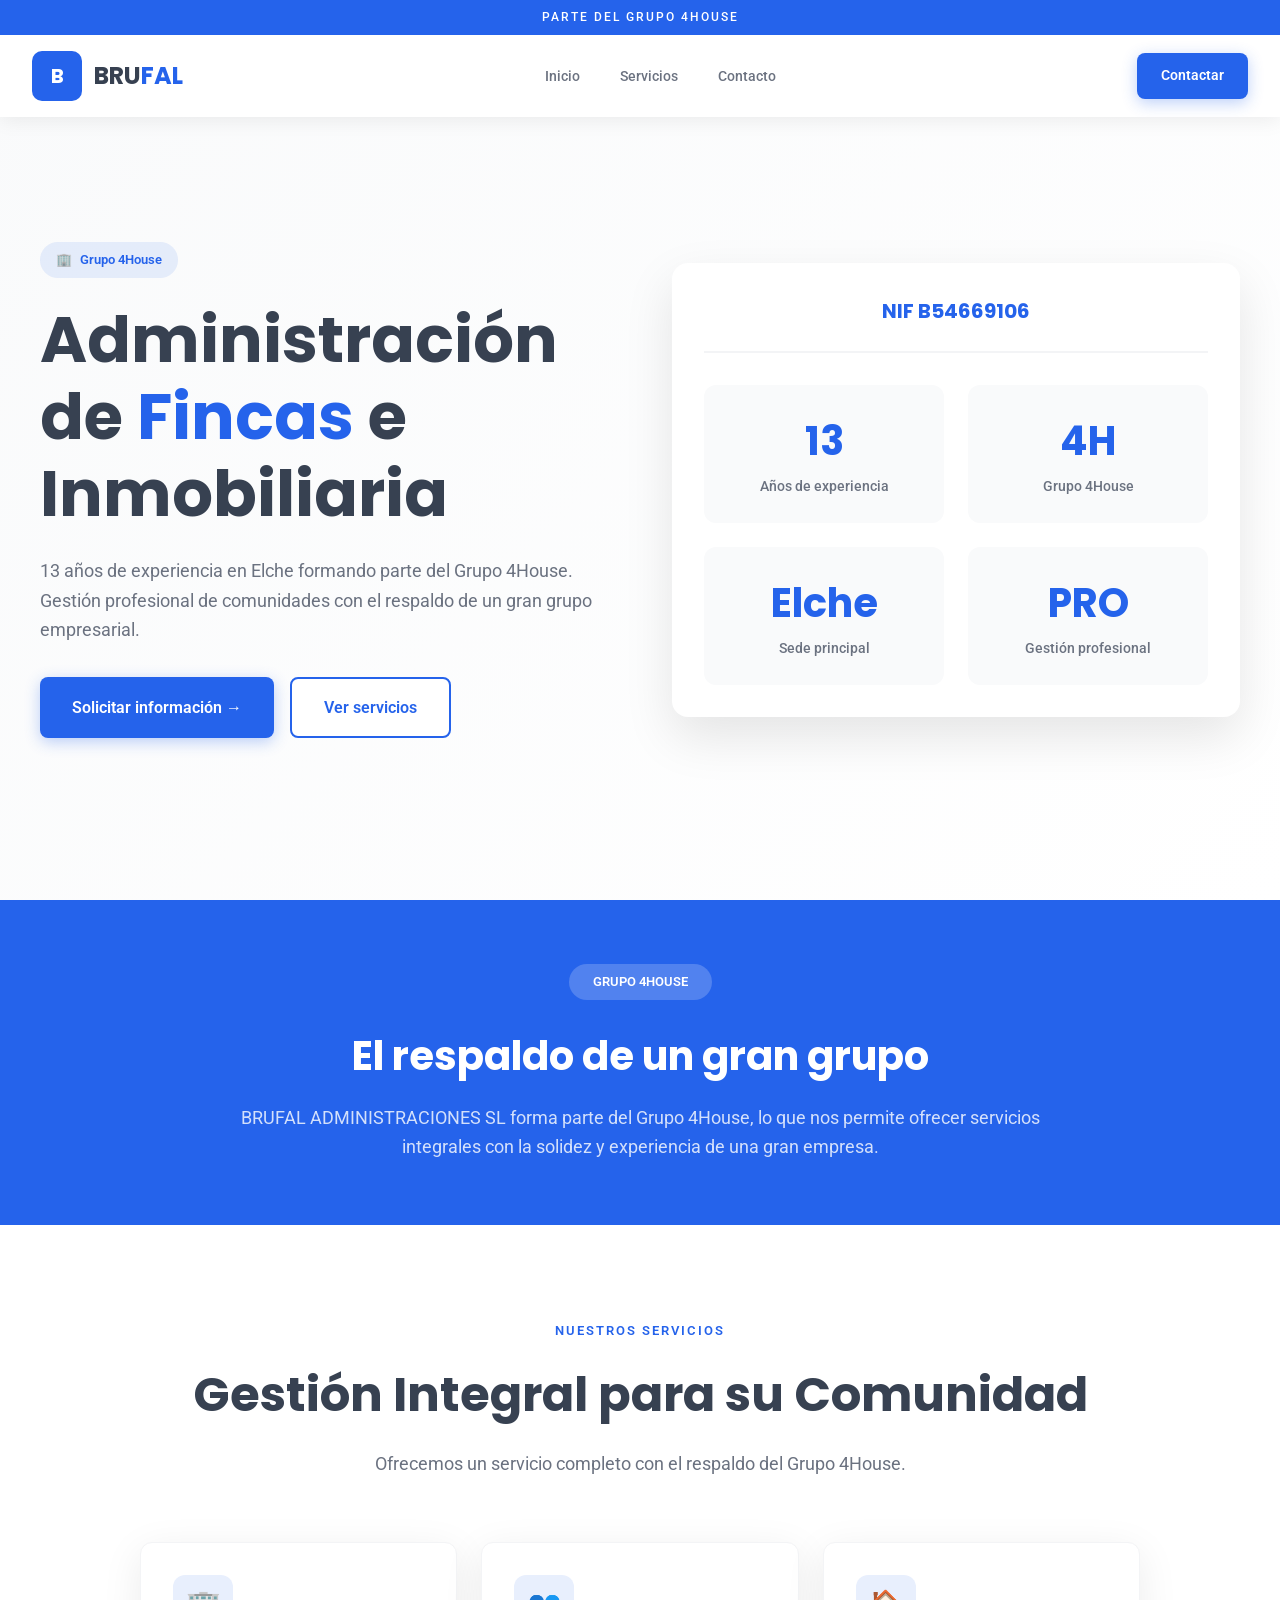
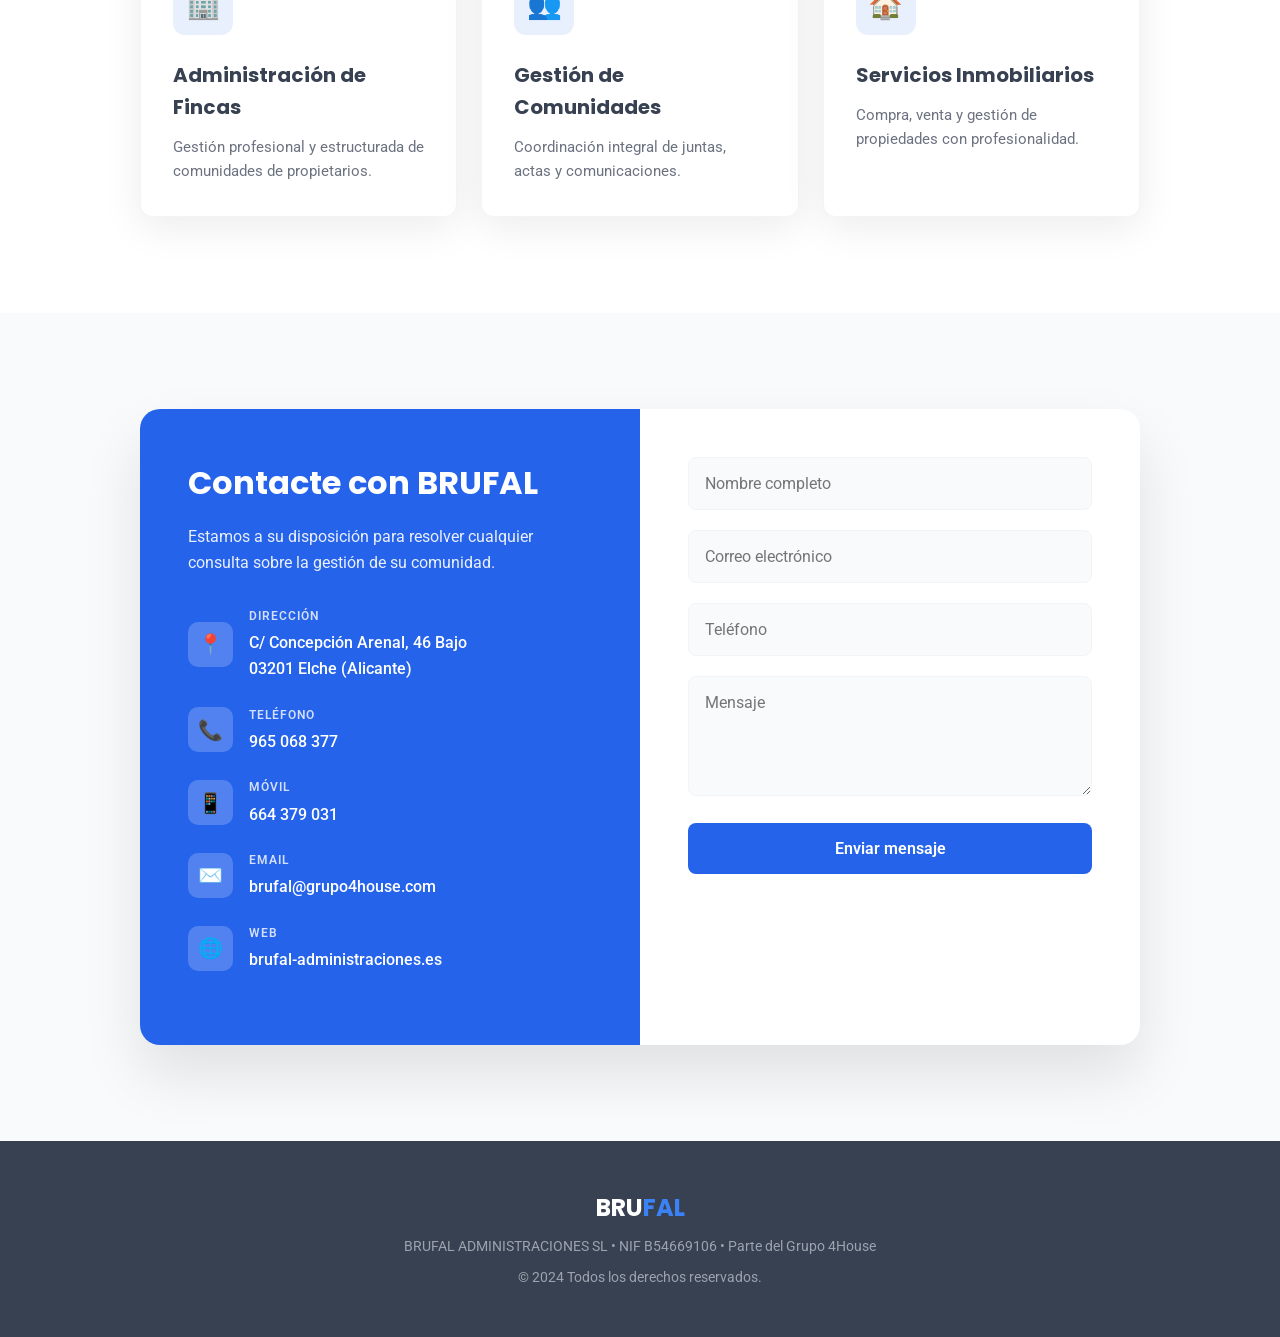
<file: admin-9.html>
<!DOCTYPE html>
<html lang="es">
<head>
    <meta charset="UTF-8">
    <meta name="viewport" content="width=device-width, initial-scale=1.0">
    <meta name="description" content="BRUFAL ADMINISTRACIONES SL - Parte del Grupo 4House. 13 años de experiencia en administración de fincas e inmobiliaria en Elche.">
    <meta name="keywords" content="BRUFAL, administración fincas Elche, Grupo 4House, gestión comunidades, inmobiliaria">
    <meta name="author" content="BRUFAL ADMINISTRACIONES SL">
    <meta name="theme-color" content="#2563eb">
    <meta property="og:title" content="BRUFAL | Parte del Grupo 4House">
    <meta property="og:description" content="13 años de experiencia en administración de fincas en Elche.">
    <meta property="og:type" content="website">
    <title>BRUFAL ADMINISTRACIONES | Parte del Grupo 4House en Elche</title>
    <link rel="preconnect" href="https://fonts.googleapis.com">
    <link rel="preconnect" href="https://fonts.gstatic.com" crossorigin>
    <link href="https://fonts.googleapis.com/css2?family=Poppins:wght@400;500;600;700&family=Roboto:wght@300;400;500;700&display=swap" rel="stylesheet">
    <style>
        :root {
            --corp-blue: #2563eb;
            --corp-blue-dark: #1d4ed8;
            --corp-blue-light: #3b82f6;
            --gray: #6b7280;
            --gray-light: #9ca3af;
            --gray-dark: #374151;
            --white: #ffffff;
            --off-white: #f9fafb;
            --light-gray: #f3f4f6;
        }
        
        * {
            margin: 0;
            padding: 0;
            box-sizing: border-box;
        }
        
        html {
            scroll-behavior: smooth;
        }
        
        body {
            font-family: 'Roboto', sans-serif;
            background: var(--white);
            color: var(--gray-dark);
            line-height: 1.6;
        }
        
        /* Corporate Header */
        header {
            position: fixed;
            top: 0;
            left: 0;
            right: 0;
            z-index: 1000;
            background: var(--white);
            box-shadow: 0 2px 20px rgba(0, 0, 0, 0.08);
        }
        
        .header-badge {
            background: var(--corp-blue);
            color: var(--white);
            padding: 0.5rem;
            text-align: center;
            font-size: 0.75rem;
            font-weight: 500;
            letter-spacing: 2px;
        }
        
        nav {
            max-width: 1400px;
            margin: 0 auto;
            padding: 1rem 2rem;
            display: flex;
            justify-content: space-between;
            align-items: center;
        }
        
        .logo {
            display: flex;
            align-items: center;
            gap: 0.75rem;
        }
        
        .logo-icon {
            width: 50px;
            height: 50px;
            background: var(--corp-blue);
            border-radius: 10px;
            display: flex;
            align-items: center;
            justify-content: center;
            font-family: 'Poppins', sans-serif;
            font-weight: 700;
            font-size: 1.25rem;
            color: var(--white);
        }
        
        .logo-text {
            font-family: 'Poppins', sans-serif;
            font-size: 1.5rem;
            font-weight: 700;
            color: var(--gray-dark);
        }
        
        .logo-text span {
            color: var(--corp-blue);
        }
        
        .nav-links {
            display: flex;
            gap: 2.5rem;
            list-style: none;
        }
        
        .nav-links a {
            color: var(--gray);
            text-decoration: none;
            font-weight: 500;
            font-size: 0.9rem;
            transition: color 0.3s ease;
        }
        
        .nav-links a:hover {
            color: var(--corp-blue);
        }
        
        .cta-btn {
            background: var(--corp-blue);
            color: var(--white);
            padding: 0.75rem 1.5rem;
            border-radius: 8px;
            text-decoration: none;
            font-weight: 600;
            font-size: 0.85rem;
            transition: all 0.3s ease;
            box-shadow: 0 4px 15px rgba(37, 99, 235, 0.3);
        }
        
        .cta-btn:hover {
            background: var(--corp-blue-dark);
            transform: translateY(-2px);
            box-shadow: 0 6px 20px rgba(37, 99, 235, 0.4);
        }
        
        /* Hero Section */
        .hero {
            min-height: 100vh;
            display: flex;
            align-items: center;
            padding: 9rem 2rem 4rem;
            background: linear-gradient(135deg, var(--off-white) 0%, var(--white) 100%);
            position: relative;
        }
        
        .hero-container {
            max-width: 1200px;
            margin: 0 auto;
            display: grid;
            grid-template-columns: 1fr 1fr;
            gap: 4rem;
            align-items: center;
        }
        
        .hero-badge {
            display: inline-flex;
            align-items: center;
            gap: 0.5rem;
            background: rgba(37, 99, 235, 0.1);
            color: var(--corp-blue);
            padding: 0.5rem 1rem;
            border-radius: 50px;
            font-size: 0.8rem;
            font-weight: 600;
            margin-bottom: 1.5rem;
        }
        
        .hero-badge::before {
            content: '🏢';
        }
        
        .hero h1 {
            font-family: 'Poppins', sans-serif;
            font-size: clamp(2.5rem, 5vw, 4rem);
            font-weight: 700;
            line-height: 1.2;
            color: var(--gray-dark);
            margin-bottom: 1.5rem;
        }
        
        .hero h1 span {
            color: var(--corp-blue);
        }
        
        .hero p {
            color: var(--gray);
            font-size: 1.15rem;
            margin-bottom: 2rem;
        }
        
        .hero-buttons {
            display: flex;
            gap: 1rem;
            flex-wrap: wrap;
        }
        
        .btn-primary {
            background: var(--corp-blue);
            color: var(--white);
            padding: 1rem 2rem;
            border-radius: 8px;
            text-decoration: none;
            font-weight: 600;
            display: inline-flex;
            align-items: center;
            gap: 0.5rem;
            transition: all 0.3s ease;
            box-shadow: 0 4px 15px rgba(37, 99, 235, 0.3);
        }
        
        .btn-primary:hover {
            background: var(--corp-blue-dark);
            transform: translateY(-3px);
            box-shadow: 0 8px 25px rgba(37, 99, 235, 0.4);
        }
        
        .btn-secondary {
            background: var(--white);
            color: var(--corp-blue);
            padding: 1rem 2rem;
            border-radius: 8px;
            text-decoration: none;
            font-weight: 600;
            border: 2px solid var(--corp-blue);
            display: inline-flex;
            align-items: center;
            gap: 0.5rem;
            transition: all 0.3s ease;
        }
        
        .btn-secondary:hover {
            background: var(--corp-blue);
            color: var(--white);
        }
        
        .hero-visual {
            position: relative;
        }
        
        .stats-card {
            background: var(--white);
            border-radius: 16px;
            padding: 2rem;
            box-shadow: 0 20px 50px rgba(0, 0, 0, 0.1);
        }
        
        .stats-card-header {
            text-align: center;
            margin-bottom: 2rem;
            padding-bottom: 1.5rem;
            border-bottom: 2px solid var(--light-gray);
        }
        
        .stats-card-header h3 {
            font-family: 'Poppins', sans-serif;
            color: var(--corp-blue);
            font-size: 1.25rem;
        }
        
        .stats-grid {
            display: grid;
            grid-template-columns: repeat(2, 1fr);
            gap: 1.5rem;
        }
        
        .stat-box {
            text-align: center;
            padding: 1.5rem;
            background: var(--off-white);
            border-radius: 12px;
            transition: all 0.3s ease;
        }
        
        .stat-box:hover {
            transform: translateY(-5px);
            box-shadow: 0 10px 30px rgba(0, 0, 0, 0.1);
        }
        
        .stat-number {
            font-family: 'Poppins', sans-serif;
            font-size: 2.5rem;
            font-weight: 700;
            color: var(--corp-blue);
            display: block;
        }
        
        .stat-label {
            font-size: 0.85rem;
            color: var(--gray);
            font-weight: 500;
        }
        
        /* Group Section */
        .group-section {
            padding: 4rem 2rem;
            background: var(--corp-blue);
            text-align: center;
        }
        
        .group-content {
            max-width: 800px;
            margin: 0 auto;
        }
        
        .group-badge {
            display: inline-block;
            background: rgba(255, 255, 255, 0.2);
            color: var(--white);
            padding: 0.5rem 1.5rem;
            border-radius: 50px;
            font-size: 0.8rem;
            font-weight: 600;
            margin-bottom: 1.5rem;
        }
        
        .group-section h2 {
            font-family: 'Poppins', sans-serif;
            font-size: 2.5rem;
            color: var(--white);
            margin-bottom: 1rem;
        }
        
        .group-section p {
            color: rgba(255, 255, 255, 0.8);
            font-size: 1.1rem;
        }
        
        /* Services Section */
        .services {
            padding: 6rem 2rem;
            background: var(--white);
        }
        
        .section-header {
            text-align: center;
            margin-bottom: 4rem;
        }
        
        .section-tag {
            font-size: 0.8rem;
            font-weight: 600;
            letter-spacing: 2px;
            text-transform: uppercase;
            color: var(--corp-blue);
            display: block;
            margin-bottom: 1rem;
        }
        
        .section-title {
            font-family: 'Poppins', sans-serif;
            font-size: clamp(2rem, 4vw, 3rem);
            color: var(--gray-dark);
            margin-bottom: 1rem;
        }
        
        .section-subtitle {
            color: var(--gray);
            font-size: 1.1rem;
        }
        
        .services-grid {
            max-width: 1000px;
            margin: 0 auto;
            display: grid;
            grid-template-columns: repeat(auto-fit, minmax(280px, 1fr));
            gap: 1.5rem;
        }
        
        .service-card {
            background: var(--white);
            border-radius: 12px;
            padding: 2rem;
            box-shadow: 0 10px 40px rgba(0, 0, 0, 0.08);
            transition: all 0.3s ease;
            border: 1px solid var(--light-gray);
        }
        
        .service-card:hover {
            transform: translateY(-10px);
            box-shadow: 0 20px 60px rgba(0, 0, 0, 0.12);
            border-color: var(--corp-blue);
        }
        
        .service-icon {
            width: 60px;
            height: 60px;
            background: rgba(37, 99, 235, 0.1);
            border-radius: 12px;
            display: flex;
            align-items: center;
            justify-content: center;
            font-size: 1.75rem;
            margin-bottom: 1.5rem;
        }
        
        .service-card h3 {
            font-family: 'Poppins', sans-serif;
            font-size: 1.25rem;
            color: var(--gray-dark);
            margin-bottom: 0.75rem;
        }
        
        .service-card p {
            color: var(--gray);
            font-size: 0.95rem;
        }
        
        /* Contact Section */
        .contact {
            padding: 6rem 2rem;
            background: var(--off-white);
        }
        
        .contact-container {
            max-width: 1000px;
            margin: 0 auto;
            background: var(--white);
            border-radius: 20px;
            box-shadow: 0 30px 60px rgba(0, 0, 0, 0.1);
            overflow: hidden;
            display: grid;
            grid-template-columns: 1fr 1fr;
        }
        
        .contact-info {
            padding: 3rem;
            background: var(--corp-blue);
            color: var(--white);
        }
        
        .contact-info h2 {
            font-family: 'Poppins', sans-serif;
            font-size: 2rem;
            margin-bottom: 1rem;
        }
        
        .contact-info > p {
            opacity: 0.9;
            margin-bottom: 2rem;
        }
        
        .contact-item {
            display: flex;
            align-items: center;
            gap: 1rem;
            margin-bottom: 1.5rem;
        }
        
        .contact-icon {
            width: 45px;
            height: 45px;
            background: rgba(255, 255, 255, 0.2);
            border-radius: 10px;
            display: flex;
            align-items: center;
            justify-content: center;
            font-size: 1.25rem;
        }
        
        .contact-details strong {
            display: block;
            font-size: 0.75rem;
            font-weight: 600;
            letter-spacing: 1px;
            text-transform: uppercase;
            opacity: 0.8;
            margin-bottom: 0.25rem;
        }
        
        .contact-details a, .contact-details span {
            color: var(--white);
            text-decoration: none;
            font-weight: 500;
        }
        
        .contact-form {
            padding: 3rem;
        }
        
        .form-group {
            margin-bottom: 1.25rem;
        }
        
        .form-group input,
        .form-group textarea {
            width: 100%;
            padding: 1rem;
            border: 1px solid var(--light-gray);
            border-radius: 8px;
            background: var(--off-white);
            font-family: inherit;
            font-size: 1rem;
            color: var(--gray-dark);
            transition: all 0.3s ease;
        }
        
        .form-group input:focus,
        .form-group textarea:focus {
            outline: none;
            border-color: var(--corp-blue);
            background: var(--white);
        }
        
        .form-group textarea {
            min-height: 120px;
            resize: vertical;
        }
        
        .submit-btn {
            width: 100%;
            padding: 1rem;
            background: var(--corp-blue);
            color: var(--white);
            border: none;
            border-radius: 8px;
            font-family: inherit;
            font-weight: 600;
            font-size: 1rem;
            cursor: pointer;
            transition: all 0.3s ease;
        }
        
        .submit-btn:hover {
            background: var(--corp-blue-dark);
        }
        
        /* Footer */
        footer {
            background: var(--gray-dark);
            color: var(--white);
            padding: 3rem 2rem;
            text-align: center;
        }
        
        .footer-logo {
            font-family: 'Poppins', sans-serif;
            font-size: 1.5rem;
            font-weight: 700;
            margin-bottom: 0.5rem;
        }
        
        .footer-logo span {
            color: var(--corp-blue-light);
        }
        
        .footer-text {
            color: var(--gray-light);
            font-size: 0.9rem;
        }
        
        /* Mobile Responsive */
        @media (max-width: 1024px) {
            .hero-container,
            .contact-container {
                grid-template-columns: 1fr;
            }
            
            .nav-links {
                display: none;
            }
        }
        
        @media (max-width: 768px) {
            .hero {
                padding-top: 7rem;
            }
            
            .hero h1 {
                font-size: 2rem;
            }
            
            .stats-grid {
                grid-template-columns: 1fr;
            }
            
            .services-grid {
                grid-template-columns: 1fr;
            }
            
            .contact-info,
            .contact-form {
                padding: 2rem;
            }
        }
    </style>
</head>
<body>
    <header>
        <div class="header-badge">PARTE DEL GRUPO 4HOUSE</div>
        <nav>
            <div class="logo">
                <div class="logo-icon">B</div>
                <span class="logo-text">BRU<span>FAL</span></span>
            </div>
            <ul class="nav-links">
                <li><a href="#inicio">Inicio</a></li>
                <li><a href="#servicios">Servicios</a></li>
                <li><a href="#contacto">Contacto</a></li>
            </ul>
            <a href="tel:965068377" class="cta-btn">Contactar</a>
        </nav>
    </header>

    <section class="hero" id="inicio">
        <div class="hero-container">
            <div class="hero-content">
                <div class="hero-badge">Grupo 4House</div>
                <h1>Administración de <span>Fincas</span> e Inmobiliaria</h1>
                <p>13 años de experiencia en Elche formando parte del Grupo 4House. Gestión profesional de comunidades con el respaldo de un gran grupo empresarial.</p>
                <div class="hero-buttons">
                    <a href="#contacto" class="btn-primary">
                        Solicitar información →
                    </a>
                    <a href="#servicios" class="btn-secondary">
                        Ver servicios
                    </a>
                </div>
            </div>
            <div class="hero-visual">
                <div class="stats-card">
                    <div class="stats-card-header">
                        <h3>NIF B54669106</h3>
                    </div>
                    <div class="stats-grid">
                        <div class="stat-box">
                            <span class="stat-number">13</span>
                            <span class="stat-label">Años de experiencia</span>
                        </div>
                        <div class="stat-box">
                            <span class="stat-number">4H</span>
                            <span class="stat-label">Grupo 4House</span>
                        </div>
                        <div class="stat-box">
                            <span class="stat-number">Elche</span>
                            <span class="stat-label">Sede principal</span>
                        </div>
                        <div class="stat-box">
                            <span class="stat-number">PRO</span>
                            <span class="stat-label">Gestión profesional</span>
                        </div>
                    </div>
                </div>
            </div>
        </div>
    </section>

    <section class="group-section">
        <div class="group-content">
            <div class="group-badge">GRUPO 4HOUSE</div>
            <h2>El respaldo de un gran grupo</h2>
            <p>BRUFAL ADMINISTRACIONES SL forma parte del Grupo 4House, lo que nos permite ofrecer servicios integrales con la solidez y experiencia de una gran empresa.</p>
        </div>
    </section>

    <section class="services" id="servicios">
        <div class="section-header">
            <span class="section-tag">Nuestros Servicios</span>
            <h2 class="section-title">Gestión Integral para su Comunidad</h2>
            <p class="section-subtitle">Ofrecemos un servicio completo con el respaldo del Grupo 4House.</p>
        </div>
        <div class="services-grid">
            <div class="service-card">
                <div class="service-icon">🏢</div>
                <h3>Administración de Fincas</h3>
                <p>Gestión profesional y estructurada de comunidades de propietarios.</p>
            </div>
            <div class="service-card">
                <div class="service-icon">👥</div>
                <h3>Gestión de Comunidades</h3>
                <p>Coordinación integral de juntas, actas y comunicaciones.</p>
            </div>
            <div class="service-card">
                <div class="service-icon">🏠</div>
                <h3>Servicios Inmobiliarios</h3>
                <p>Compra, venta y gestión de propiedades con profesionalidad.</p>
            </div>
        </div>
    </section>

    <section class="contact" id="contacto">
        <div class="contact-container">
            <div class="contact-info">
                <h2>Contacte con BRUFAL</h2>
                <p>Estamos a su disposición para resolver cualquier consulta sobre la gestión de su comunidad.</p>
                <div class="contact-item">
                    <div class="contact-icon">📍</div>
                    <div class="contact-details">
                        <strong>Dirección</strong>
                        <span>C/ Concepción Arenal, 46 Bajo<br>03201 Elche (Alicante)</span>
                    </div>
                </div>
                <div class="contact-item">
                    <div class="contact-icon">📞</div>
                    <div class="contact-details">
                        <strong>Teléfono</strong>
                        <a href="tel:965068377">965 068 377</a>
                    </div>
                </div>
                <div class="contact-item">
                    <div class="contact-icon">📱</div>
                    <div class="contact-details">
                        <strong>Móvil</strong>
                        <a href="tel:664379031">664 379 031</a>
                    </div>
                </div>
                <div class="contact-item">
                    <div class="contact-icon">✉️</div>
                    <div class="contact-details">
                        <strong>Email</strong>
                        <a href="mailto:brufal@grupo4house.com">brufal@grupo4house.com</a>
                    </div>
                </div>
                <div class="contact-item">
                    <div class="contact-icon">🌐</div>
                    <div class="contact-details">
                        <strong>Web</strong>
                        <a href="http://brufal-administraciones.es" target="_blank">brufal-administraciones.es</a>
                    </div>
                </div>
            </div>
            <div class="contact-form">
                <form>
                    <div class="form-group">
                        <input type="text" placeholder="Nombre completo" required>
                    </div>
                    <div class="form-group">
                        <input type="email" placeholder="Correo electrónico" required>
                    </div>
                    <div class="form-group">
                        <input type="tel" placeholder="Teléfono">
                    </div>
                    <div class="form-group">
                        <textarea placeholder="Mensaje"></textarea>
                    </div>
                    <button type="submit" class="submit-btn">Enviar mensaje</button>
                </form>
            </div>
        </div>
    </section>

    <footer>
        <div class="footer-logo">BRU<span>FAL</span></div>
        <p class="footer-text">BRUFAL ADMINISTRACIONES SL • NIF B54669106 • Parte del Grupo 4House</p>
        <p class="footer-text" style="margin-top: 0.5rem;">© 2024 Todos los derechos reservados.</p>
    </footer>
</body>
</html>
</file>
